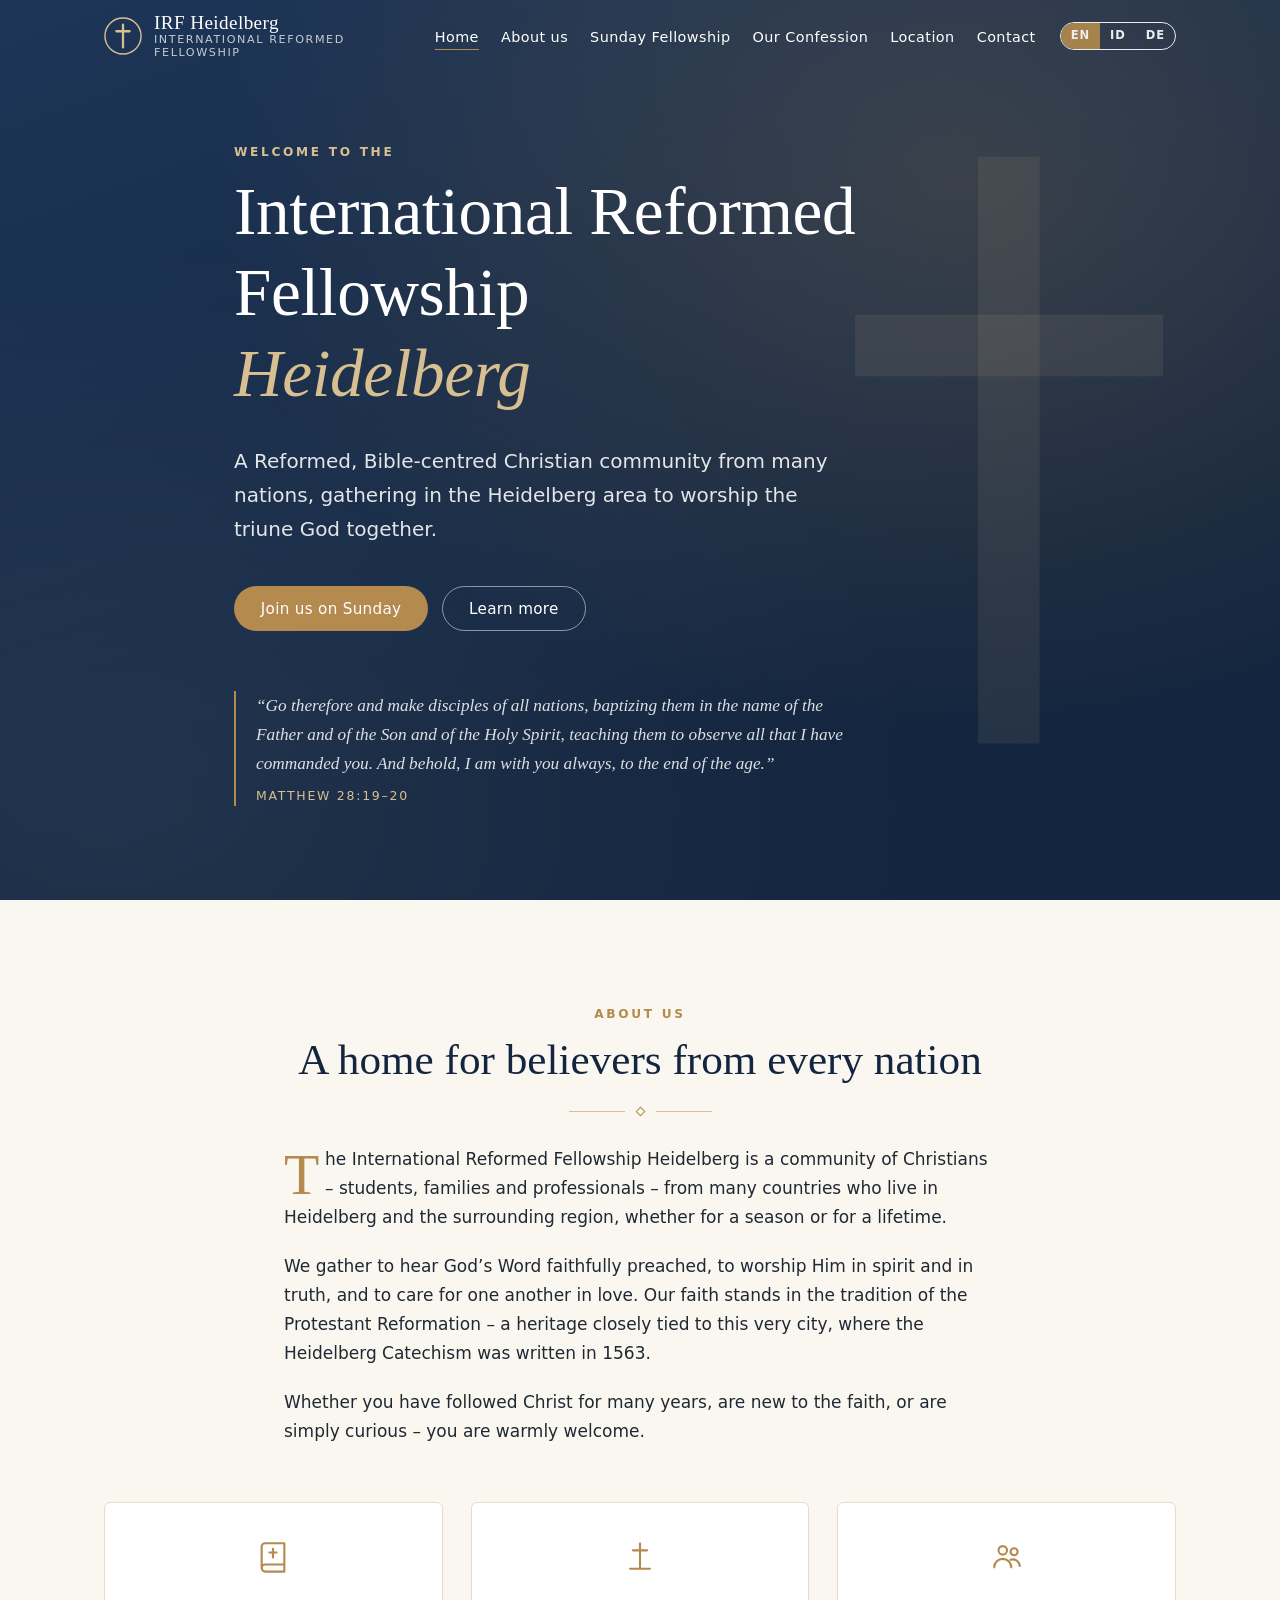
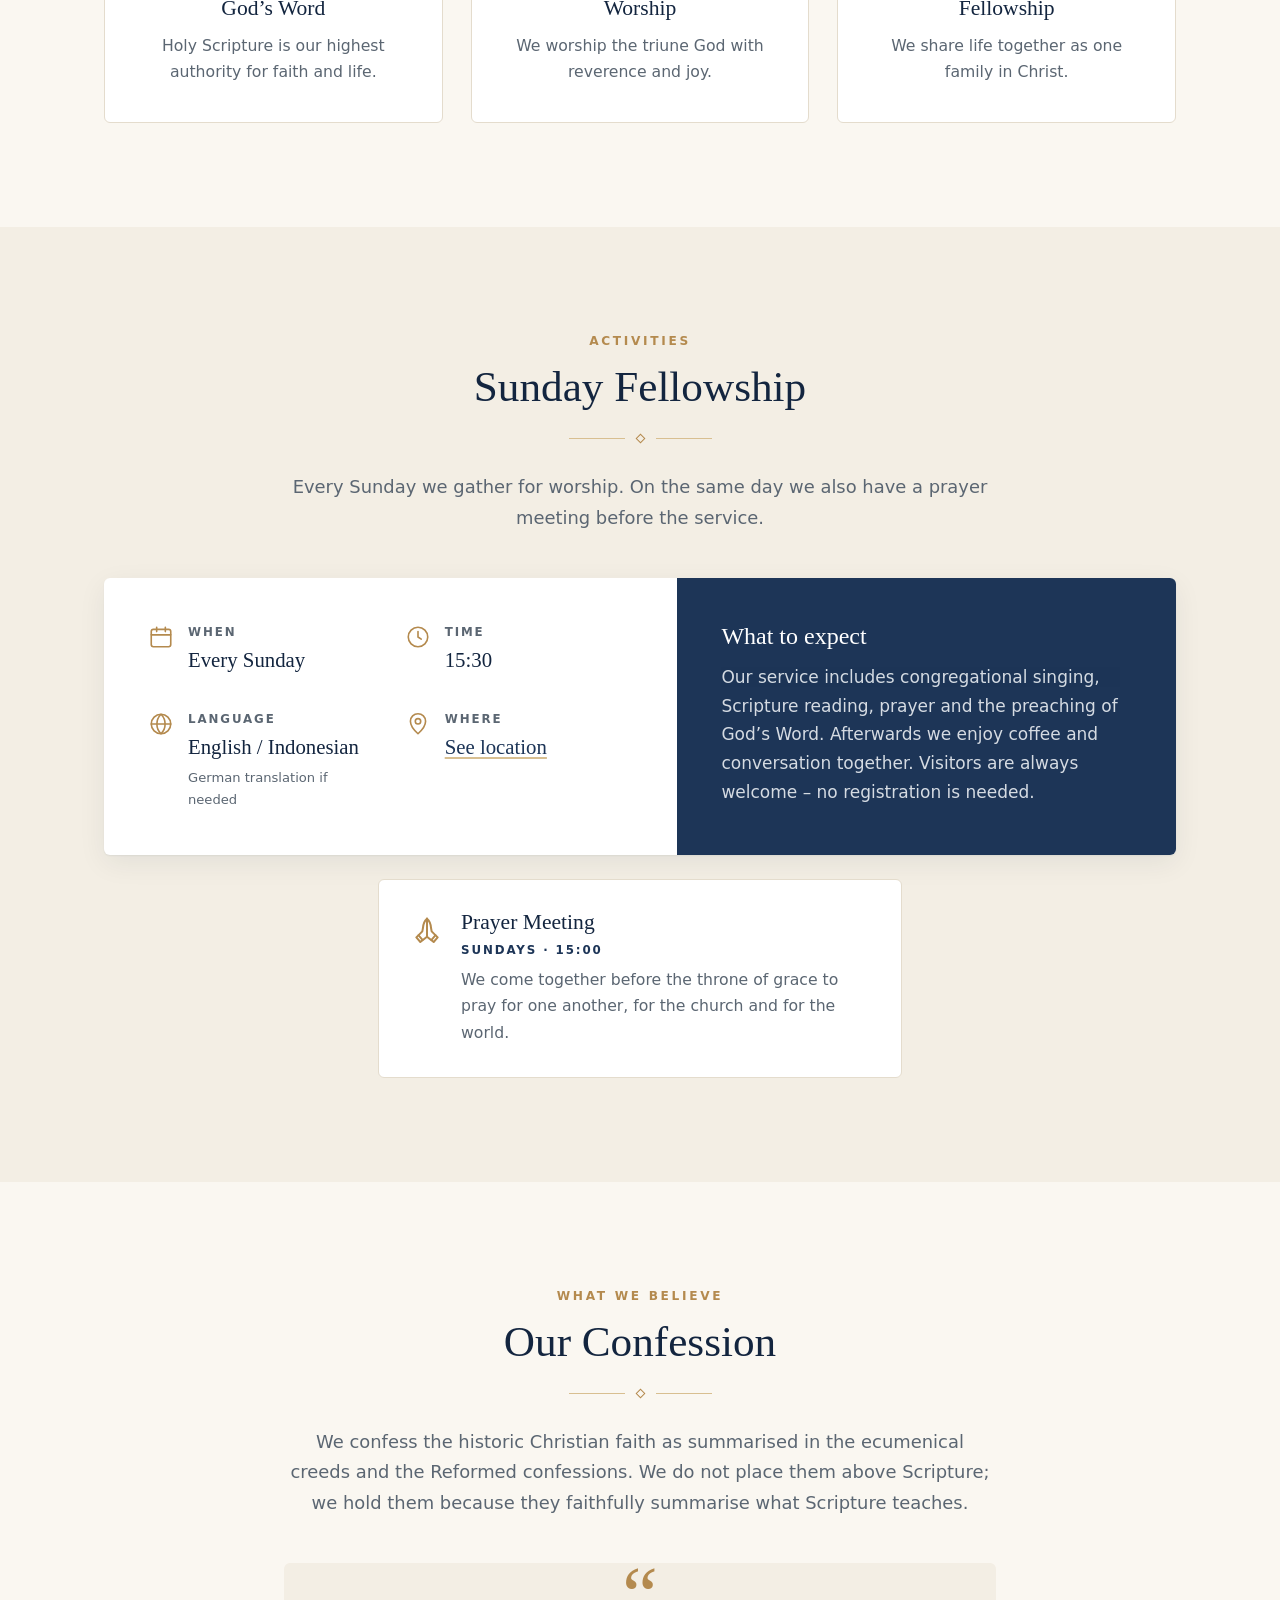
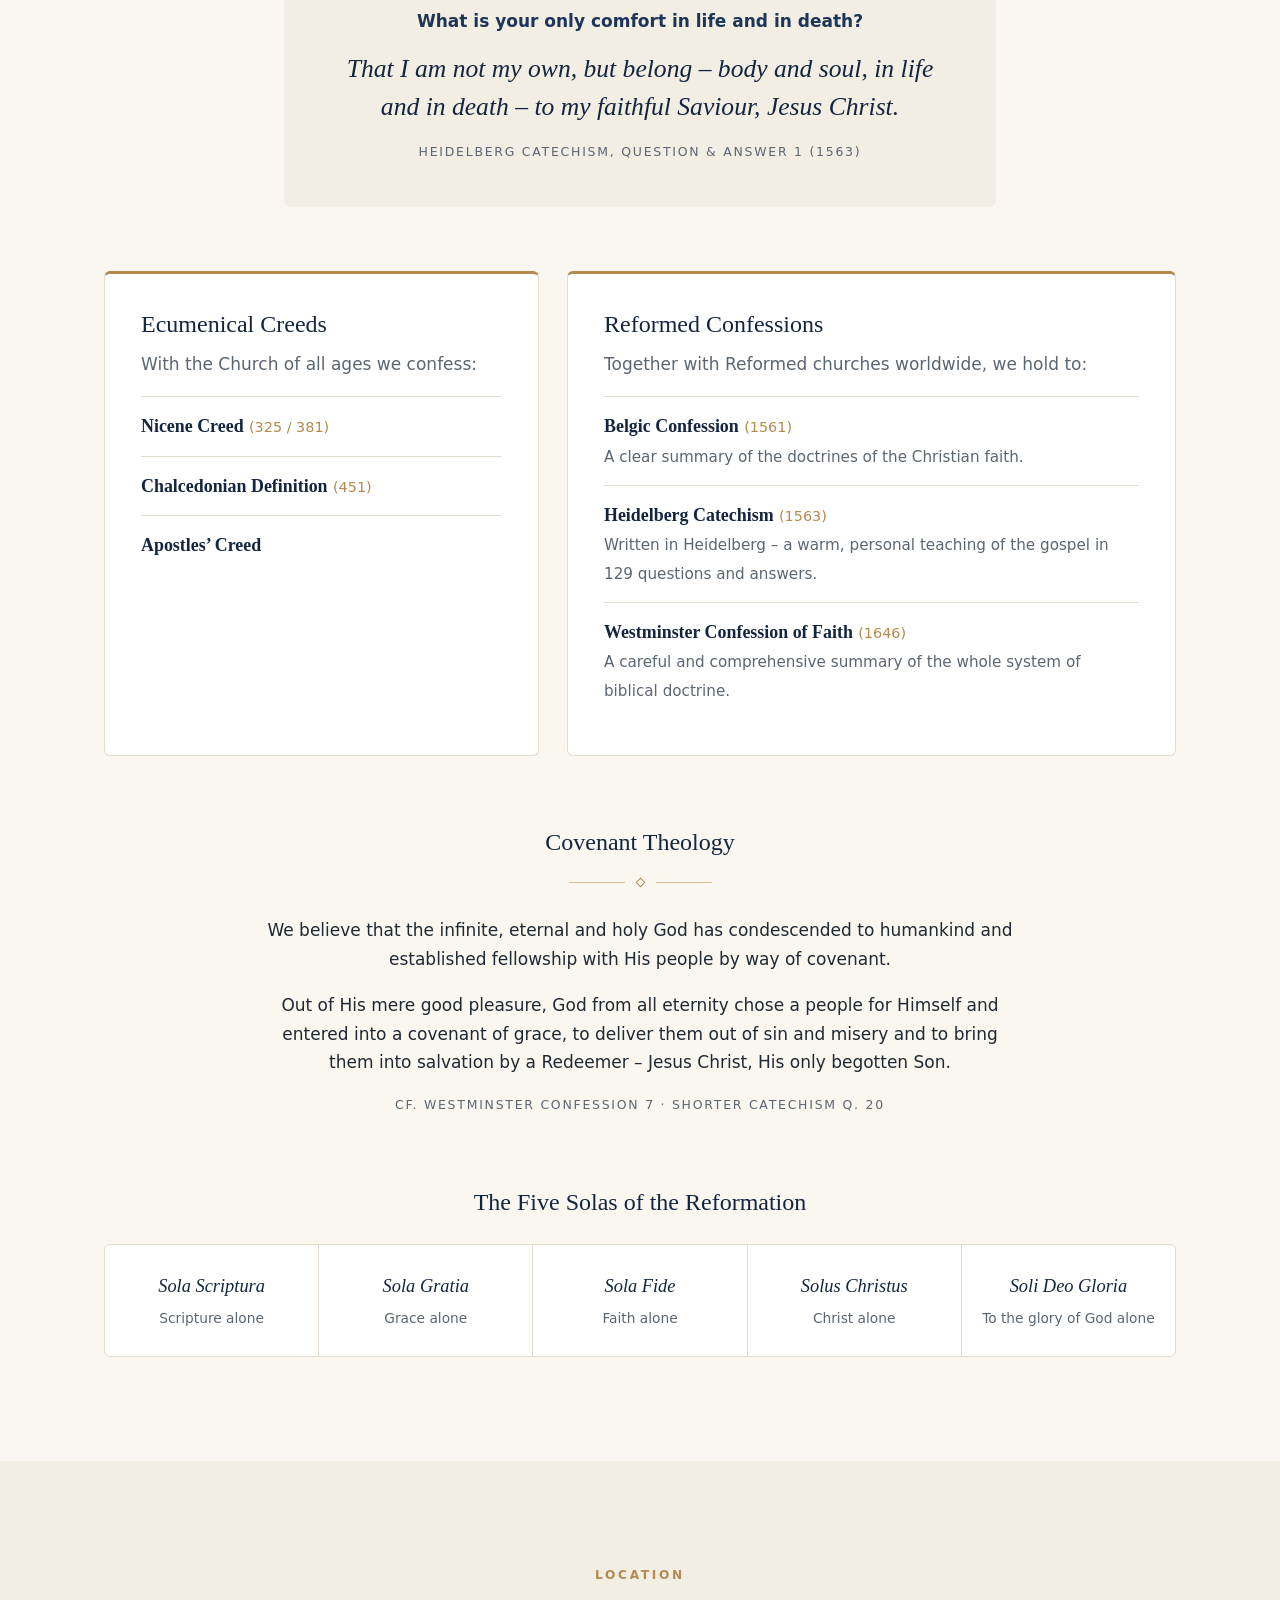
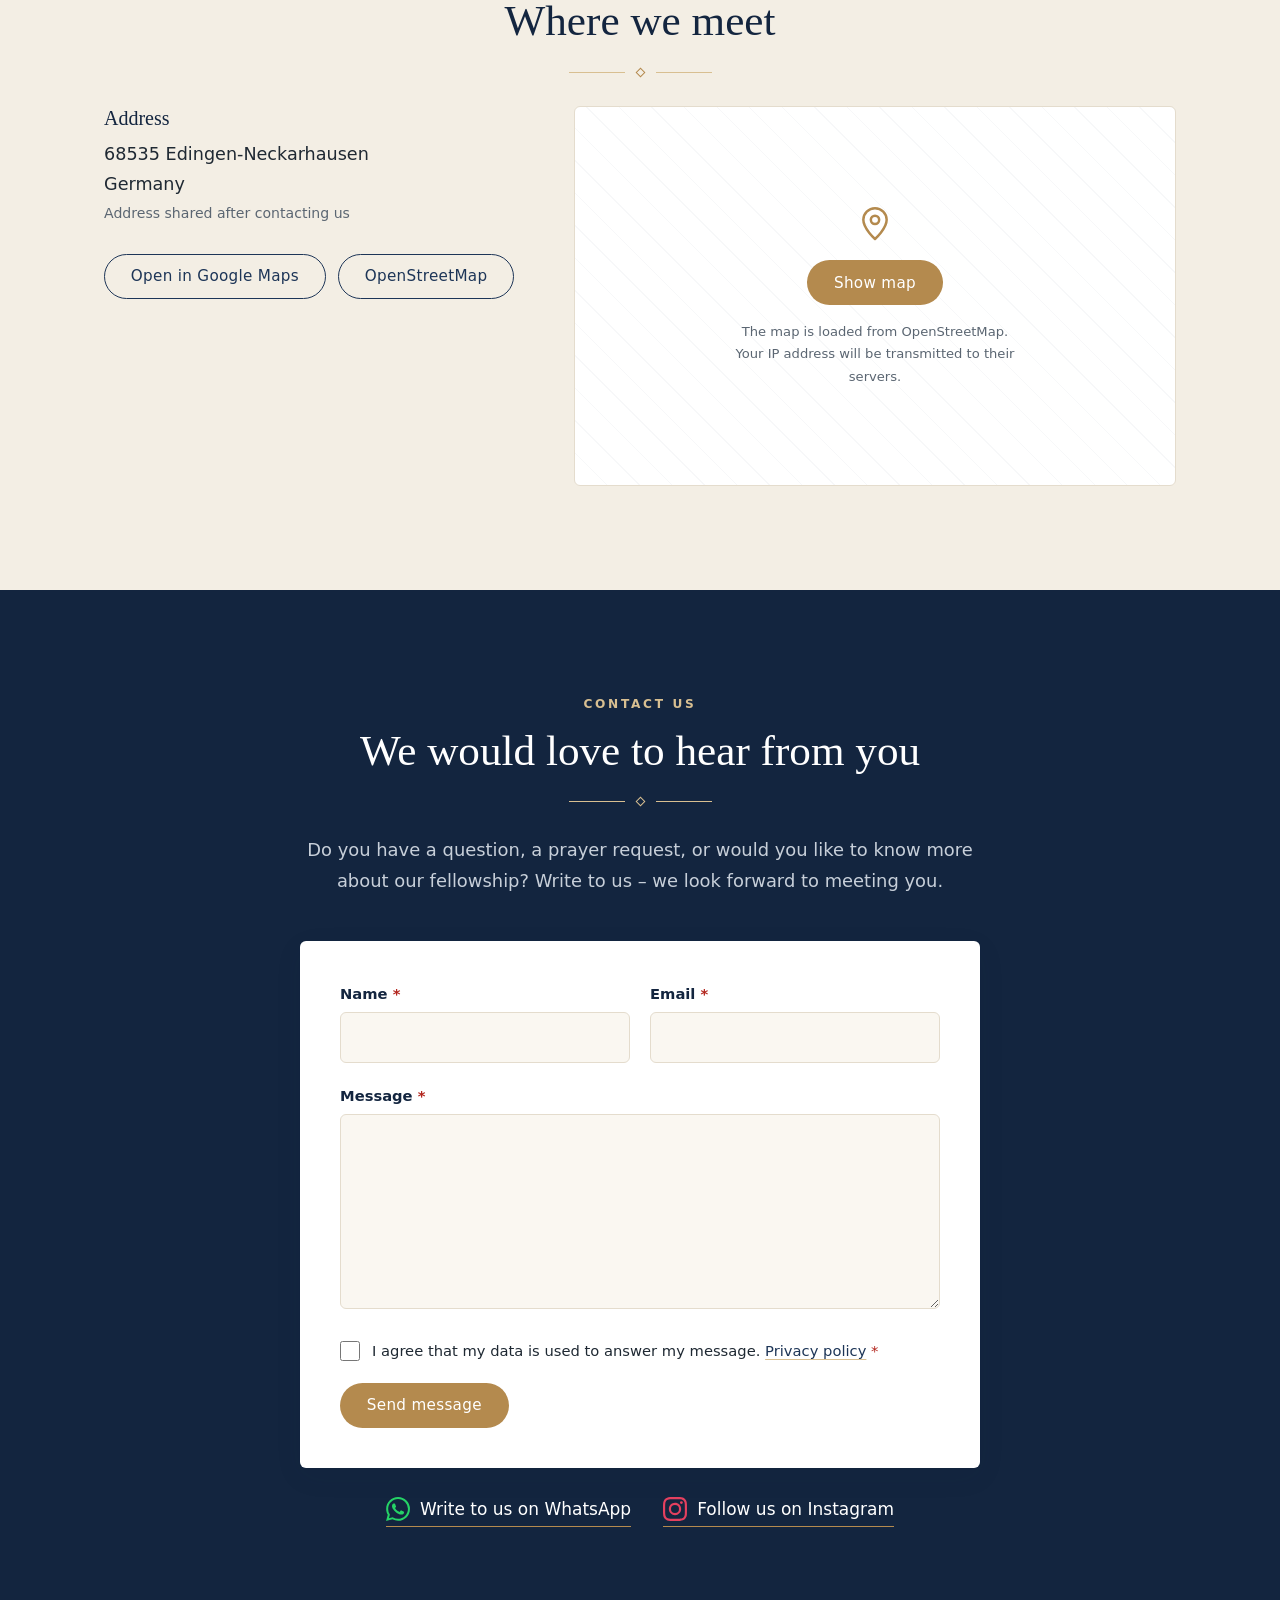
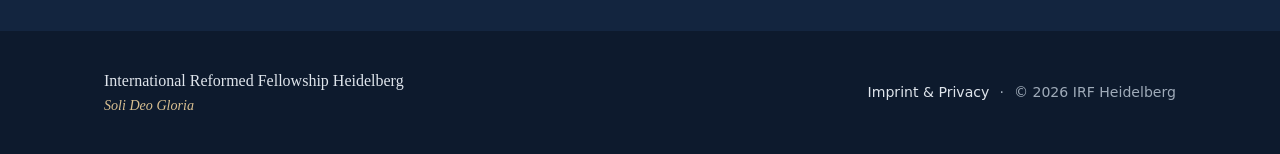
<file: index.html>
<!doctype html>
<html lang="en" data-static-lang="en">
<head>
  <meta charset="utf-8">
  <meta name="viewport" content="width=device-width, initial-scale=1">
  <title>International Reformed Fellowship Heidelberg – Reformed Church Service in English &amp; Indonesian</title>
  <meta name="description" content="International Reformed Fellowship Heidelberg – a Reformed, Bible-centred Christian community from many nations, holding to the Belgic Confession, the Heidelberg Catechism, the Westminster Confession of Faith and covenant theology. Sunday worship and prayer meeting in the Heidelberg area, Germany.">
  <meta property="og:title" content="International Reformed Fellowship Heidelberg">
  <meta property="og:description" content="A Reformed Christian community from many nations, gathering every Sunday in the Heidelberg area.">
  <meta property="og:url" content="https://www.irf-heidelberg.org/">
  <meta property="og:type" content="website">
  <meta property="og:site_name" content="IRF Heidelberg">
  <meta property="og:locale" content="en_GB">
  <meta property="og:locale:alternate" content="id_ID">
  <meta property="og:locale:alternate" content="de_DE">
  <meta name="twitter:card" content="summary">
  <link rel="canonical" href="https://www.irf-heidelberg.org/">
  <link rel="alternate" hreflang="en" href="https://www.irf-heidelberg.org/">
  <link rel="alternate" hreflang="id" href="https://www.irf-heidelberg.org/id/">
  <link rel="alternate" hreflang="de" href="https://www.irf-heidelberg.org/de/">
  <link rel="alternate" hreflang="x-default" href="https://www.irf-heidelberg.org/">
  <script type="application/ld+json">
  {
    "@context": "https://schema.org",
    "@graph": [
      {
        "@type": "Organization",
        "@id": "https://www.irf-heidelberg.org/#organization",
        "name": "International Reformed Fellowship Heidelberg",
        "alternateName": "IRF Heidelberg",
        "url": "https://www.irf-heidelberg.org/",
        "description": "A Reformed, Bible-centred Christian community from many nations, gathering in the Heidelberg area.",
        "sameAs": ["https://www.instagram.com/irf.heidelberg/"],
        "knowsLanguage": ["en", "id", "de"],
        "areaServed": "Heidelberg, Germany"
      },
      {
        "@type": "Event",
        "name": "Sunday Fellowship",
        "description": "Reformed worship service in English and Indonesian, with German translation if needed. Visitors are welcome.",
        "organizer": { "@id": "https://www.irf-heidelberg.org/#organization" },
        "eventSchedule": {
          "@type": "Schedule",
          "byDay": "https://schema.org/Sunday",
          "startTime": "15:30",
          "repeatFrequency": "P1W",
          "scheduleTimezone": "Europe/Berlin"
        },
        "inLanguage": ["en", "id"],
        "eventAttendanceMode": "https://schema.org/OfflineEventAttendanceMode",
        "location": {
          "@type": "Place",
          "name": "Heidelberg area",
          "address": { "@type": "PostalAddress", "addressLocality": "Heidelberg", "addressCountry": "DE" }
        }
      }
    ]
  }
  </script>
  <link rel="icon" href="favicon.svg" type="image/svg+xml">
  <link rel="stylesheet" href="css/styles.css?v=14ed9726e6">
</head>
<body>

  <header class="site-header" id="top">
    <div class="container header-inner">
      <a class="brand" href="#home" aria-label="IRF Heidelberg – Home">
        <svg class="brand-mark" viewBox="0 0 40 40" aria-hidden="true">
          <circle cx="20" cy="20" r="19" fill="none" stroke="currentColor" stroke-width="1.5"/>
          <path d="M20 8v24M13 15h14" stroke="currentColor" stroke-width="2.4" stroke-linecap="round"/>
        </svg>
        <span class="brand-text">
          <span class="brand-name">IRF Heidelberg</span>
          <span class="brand-sub">International Reformed Fellowship</span>
        </span>
      </a>

      <nav class="main-nav" id="main-nav" aria-label="Main">
        <ul>
          <li><a href="#home" data-i18n="nav.home">Home</a></li>
          <li><a href="#news" data-i18n="nav.news">News</a></li>
          <li><a href="#about" data-i18n="nav.about">About us</a></li>
          <li><a href="#worship" data-i18n="nav.worship">Sunday Fellowship</a></li>
          <li><a href="#confession" data-i18n="nav.confession">Our Confession</a></li>
          <li><a href="#location" data-i18n="nav.location">Location</a></li>
          <li><a href="#contact" data-i18n="nav.contact">Contact</a></li>
        </ul>
      </nav>

      <div class="header-tools">
        <div class="lang-switch" role="group" aria-label="Language">
          <a href="/" hreflang="en" lang="en" data-lang="en" aria-current="true">EN</a>
          <a href="/id/" hreflang="id" lang="id" data-lang="id">ID</a>
          <a href="/de/" hreflang="de" lang="de" data-lang="de">DE</a>
        </div>
        <button class="nav-toggle" type="button" aria-controls="main-nav" aria-expanded="false" aria-label="Menu">
          <span></span><span></span><span></span>
        </button>
      </div>
    </div>
  </header>

  <main>

    <!-- ============ HOME ============ -->
    <section class="hero" id="home">
      <div class="container hero-inner">
        <p class="eyebrow eyebrow-light" data-i18n="hero.eyebrow">Welcome to the</p>
        <h1 class="hero-title">International Reformed Fellowship<span>Heidelberg</span></h1>
        <p class="hero-tagline" data-i18n="hero.tagline">A Reformed, Bible-centred Christian community from many nations, gathering in the Heidelberg area to worship the triune God together.</p>
        <div class="hero-actions">
          <a class="btn btn-gold" href="#worship" data-i18n="hero.cta1">Join us on Sunday</a>
          <a class="btn btn-ghost" href="#about" data-i18n="hero.cta2">Learn more</a>
        </div>
        <figure class="hero-verse">
          <blockquote data-i18n="hero.verse">“Go therefore and make disciples of all nations, baptizing them in the name of the Father and of the Son and of the Holy Spirit, teaching them to observe all that I have commanded you. And behold, I am with you always, to the end of the age.”</blockquote>
          <figcaption data-i18n="hero.verseRef">Matthew 28:19–20</figcaption>
        </figure>
      </div>
    </section>

    <!-- ============ NEWS ============
         The announcements and the breaking-news pop-up are edited in js/news.js.
         The section is hidden by js/main.js while there is nothing to show. -->

    <section class="section section-tint" id="news">
      <div class="container narrow center">
        <p class="eyebrow" data-i18n="news.eyebrow">News</p>
        <h2 class="section-title" data-i18n="news.title">Announcements</h2>
        <div class="divider" aria-hidden="true"><span></span></div>
      </div>
      <div class="container">
        <ul class="news-list" id="news-list"></ul>
      </div>
    </section>

    <!-- ============ ABOUT ============ -->
    <section class="section" id="about">
      <div class="container narrow center">
        <p class="eyebrow" data-i18n="about.eyebrow">About us</p>
        <h2 class="section-title" data-i18n="about.title">A home for believers from every nation</h2>
        <div class="divider" aria-hidden="true"><span></span></div>
      </div>
      <div class="container narrow prose">
        <p data-i18n="about.p1">The International Reformed Fellowship Heidelberg is a community of Christians – students, families and professionals – from many countries who live in Heidelberg and the surrounding region, whether for a season or for a lifetime.</p>
        <p data-i18n="about.p2">We gather to hear God’s Word faithfully preached, to worship Him in spirit and in truth, and to care for one another in love. Our faith stands in the tradition of the Protestant Reformation – a heritage closely tied to this very city, where the Heidelberg Catechism was written in 1563.</p>
        <p data-i18n="about.p3">Whether you have followed Christ for many years, are new to the faith, or are simply curious – you are warmly welcome.</p>
      </div>
      <div class="container">
        <div class="values">
          <article class="value">
            <svg class="icon" viewBox="0 0 24 24" aria-hidden="true"><path d="M4 5.5A2.5 2.5 0 0 1 6.5 3H20v15H6.5A2.5 2.5 0 0 0 4 20.5zM4 20.5A2.5 2.5 0 0 0 6.5 23H20v-5"/><path d="M12 7v6M9.5 9.5h5"/></svg>
            <h3 data-i18n="about.v1.title">God’s Word</h3>
            <p data-i18n="about.v1.text">Holy Scripture is our highest authority for faith and life.</p>
          </article>
          <article class="value">
            <svg class="icon" viewBox="0 0 24 24" aria-hidden="true"><path d="M12 3v18M7 8h10"/><path d="M5 21h14"/></svg>
            <h3 data-i18n="about.v2.title">Worship</h3>
            <p data-i18n="about.v2.text">We worship the triune God with reverence and joy.</p>
          </article>
          <article class="value">
            <svg class="icon" viewBox="0 0 24 24" aria-hidden="true"><circle cx="9" cy="8" r="3"/><circle cx="17" cy="9" r="2.5"/><path d="M3 20c0-3.3 2.7-6 6-6s6 2.7 6 6M14.5 14.6A5 5 0 0 1 21 19"/></svg>
            <h3 data-i18n="about.v3.title">Fellowship</h3>
            <p data-i18n="about.v3.text">We share life together as one family in Christ.</p>
          </article>
        </div>
      </div>
    </section>

    <!-- ============ ACTIVITIES: SUNDAY FELLOWSHIP ============ -->
    <section class="section section-tint" id="worship">
      <div class="container narrow center">
        <p class="eyebrow" data-i18n="worship.eyebrow">Activities</p>
        <h2 class="section-title" data-i18n="worship.title">Sunday Fellowship</h2>
        <div class="divider" aria-hidden="true"><span></span></div>
        <p class="lead" data-i18n="worship.intro">Every Sunday we gather for worship. On the same day we also have a prayer meeting before the service.</p>
      </div>
      <div class="container">
        <div class="service-card">
          <dl class="service-facts">
            <div>
              <svg class="icon" viewBox="0 0 24 24" aria-hidden="true"><rect x="3" y="5" width="18" height="16" rx="2"/><path d="M3 10h18M8 3v4M16 3v4"/></svg>
              <dt data-i18n="worship.dayLabel">When</dt>
              <dd data-i18n="worship.dayValue">Every Sunday</dd>
            </div>
            <div>
              <svg class="icon" viewBox="0 0 24 24" aria-hidden="true"><circle cx="12" cy="12" r="9"/><path d="M12 7v5l3 2"/></svg>
              <dt data-i18n="worship.timeLabel">Time</dt>
              
              <dd>15:30</dd>
            </div>
            <div>
              <svg class="icon" viewBox="0 0 24 24" aria-hidden="true"><circle cx="12" cy="12" r="9"/><path d="M3 12h18M12 3c2.5 2.5 3.8 5.5 3.8 9s-1.3 6.5-3.8 9c-2.5-2.5-3.8-5.5-3.8-9S9.5 5.5 12 3z"/></svg>
              <dt data-i18n="worship.langLabel">Language</dt>
              <dd><span data-i18n="worship.langValue">English / Indonesian</span><small class="fact-note" data-i18n="worship.langNote">German translation if needed</small></dd>
            </div>
            <div>
              <svg class="icon" viewBox="0 0 24 24" aria-hidden="true"><path d="M12 21s-7-6.2-7-11.5A7 7 0 0 1 19 9.5C19 14.8 12 21 12 21z"/><circle cx="12" cy="9.5" r="2.5"/></svg>
              <dt data-i18n="worship.placeLabel">Where</dt>
              <dd><a href="#location" data-i18n="worship.placeValue">See location</a></dd>
            </div>
          </dl>
          <div class="service-expect">
            <h3 data-i18n="worship.expectTitle">What to expect</h3>
            <p data-i18n="worship.expectText">Our service includes congregational singing, Scripture reading, prayer and the preaching of God’s Word. Afterwards we enjoy coffee and conversation together. Visitors are always welcome – no registration is needed.</p>
          </div>
        </div>

        <div class="activities">
          <!-- Sunday School hidden for now; restore this card to show it again
          <article class="activity">
            <svg class="icon" viewBox="0 0 24 24" aria-hidden="true"><circle cx="8" cy="6" r="2.5"/><circle cx="16.5" cy="8.5" r="2"/><path d="M4 20v-4.5A4 4 0 0 1 8 11.5a4 4 0 0 1 4 4V20M13.5 20v-3a3 3 0 0 1 6 0v3"/></svg>
            <h3 data-i18n="worship.schoolTitle">Sunday School</h3>
            <p class="activity-meta" data-i18n="worship.schoolMeta">For children under 12</p>
            <p data-i18n="worship.schoolText">During the service, children under 12 learn the stories and truths of the Bible in classes suited to their age.</p>
          </article>
          -->
          <article class="activity">
            <svg class="icon" viewBox="0 0 24 24" aria-hidden="true"><path d="M12 3.5v13.5"/><path d="M12 3.5c-1.6 1.3-2.8 4-3 6.8L8.5 13 4 17.5 7 21l5-4"/><path d="M12 3.5c1.6 1.3 2.8 4 3 6.8l.5 2.7 4.5 4.5L17 21l-5-4"/><path d="M5.6 15.9 8.6 19.4M18.4 15.9l-3 3.5"/></svg>
            <h3 data-i18n="worship.prayerTitle">Prayer Meeting</h3>
            <p class="activity-meta" data-i18n="worship.prayerMeta">Sundays · 15:00</p>
            <p data-i18n="worship.prayerText">We come together before the throne of grace to pray for one another, for the church and for the world.</p>
          </article>
        </div>
      </div>
    </section>

    <!-- ============ GALLERY (enable later) ============
         When photos are available, put them in /images/gallery/,
         uncomment this section and add a nav link: <a href="#gallery" data-i18n="nav.gallery">Gallery</a>
    <section class="section" id="gallery">
      <div class="container narrow center">
        <p class="eyebrow" data-i18n="gallery.eyebrow">Gallery</p>
        <h2 class="section-title" data-i18n="gallery.title">Moments of fellowship</h2>
        <div class="divider" aria-hidden="true"><span></span></div>
      </div>
      <div class="container">
        <div class="gallery">
          <img src="images/gallery/01.jpg" alt="" loading="lazy">
          <img src="images/gallery/02.jpg" alt="" loading="lazy">
          <img src="images/gallery/03.jpg" alt="" loading="lazy">
        </div>
      </div>
    </section>
    -->

    <!-- ============ CONFESSION ============ -->
    <section class="section" id="confession">
      <div class="container narrow center">
        <p class="eyebrow" data-i18n="confession.eyebrow">What we believe</p>
        <h2 class="section-title" data-i18n="confession.title">Our Confession</h2>
        <div class="divider" aria-hidden="true"><span></span></div>
        <p class="lead" data-i18n="confession.intro">We confess the historic Christian faith as summarised in the ecumenical creeds and the Reformed confessions. We do not place them above Scripture; we hold them because they faithfully summarise what Scripture teaches.</p>
      </div>

      <div class="container narrow">
        <figure class="catechism-quote">
          <p class="q" data-i18n="confession.quoteQ">What is your only comfort in life and in death?</p>
          <blockquote data-i18n="confession.quoteA">That I am not my own, but belong – body and soul, in life and in death – to my faithful Saviour, Jesus Christ.</blockquote>
          <figcaption data-i18n="confession.quoteSrc">Heidelberg Catechism, Question &amp; Answer 1 (1563)</figcaption>
        </figure>
      </div>

      <div class="container">
        <div class="confession-grid">
          <article class="confession-block">
            <h3 data-i18n="confession.creedsTitle">Ecumenical Creeds</h3>
            <p data-i18n="confession.creedsText">With the Church of all ages we confess:</p>
            <ul class="doc-list">
              <li><strong data-i18n="confession.nicene">Nicene Creed</strong> <span>(325 / 381)</span></li>
              <li><strong data-i18n="confession.chalcedon">Chalcedonian Definition</strong> <span>(451)</span></li>
              <li><strong data-i18n="confession.apostles">Apostles’ Creed</strong></li>
            </ul>
          </article>
          <article class="confession-block">
            <h3 data-i18n="confession.reformedTitle">Reformed Confessions</h3>
            <p data-i18n="confession.formsText">Together with Reformed churches worldwide, we hold to:</p>
            <ul class="doc-list">
              <li><strong data-i18n="confession.belgic">Belgic Confession</strong> <span>(1561)</span><br><em data-i18n="confession.belgicText">A clear summary of the doctrines of the Christian faith.</em></li>
              <li><strong data-i18n="confession.heidelberg">Heidelberg Catechism</strong> <span>(1563)</span><br><em data-i18n="confession.heidelbergText">Written in Heidelberg – a warm, personal teaching of the gospel in 129 questions and answers.</em></li>
              <li><strong data-i18n="confession.wcf">Westminster Confession of Faith</strong> <span>(1646)</span><br><em data-i18n="confession.wcfText">A careful and comprehensive summary of the whole system of biblical doctrine.</em></li>
            </ul>
          </article>
        </div>

        <figure class="covenant">
          <h3 data-i18n="confession.covenantTitle">Covenant Theology</h3>
          <div class="divider" aria-hidden="true"><span></span></div>
          <p data-i18n="confession.covenantP1">We believe that the infinite, eternal and holy God has condescended to humankind and established fellowship with His people by way of covenant.</p>
          <p data-i18n="confession.covenantP2">Out of His mere good pleasure, God from all eternity chose a people for Himself and entered into a covenant of grace, to deliver them out of sin and misery and to bring them into salvation by a Redeemer – Jesus Christ, His only begotten Son.</p>
          <figcaption data-i18n="confession.covenantSrc">cf. Westminster Confession 7 · Shorter Catechism Q. 20</figcaption>
        </figure>

        <h3 class="solas-title" data-i18n="confession.solasTitle">The Five Solas of the Reformation</h3>
        <ul class="solas">
          <li><span class="latin">Sola Scriptura</span><span data-i18n="confession.sola1">Scripture alone</span></li>
          <li><span class="latin">Sola Gratia</span><span data-i18n="confession.sola2">Grace alone</span></li>
          <li><span class="latin">Sola Fide</span><span data-i18n="confession.sola3">Faith alone</span></li>
          <li><span class="latin">Solus Christus</span><span data-i18n="confession.sola4">Christ alone</span></li>
          <li><span class="latin">Soli Deo Gloria</span><span data-i18n="confession.sola5">To the glory of God alone</span></li>
        </ul>
      </div>
    </section>

    <!-- ============ LOCATION ============ -->
    <section class="section section-tint" id="location">
      <div class="container narrow center">
        <p class="eyebrow" data-i18n="location.eyebrow">Location</p>
        <h2 class="section-title" data-i18n="location.title">Where we meet</h2>
        <div class="divider" aria-hidden="true"><span></span></div>
      </div>
      <div class="container">
        <div class="location-grid">
          <div class="location-info">
            <h3 data-i18n="location.addressLabel">Address</h3>
            <address>
              68535 Edingen-Neckarhausen<br>
              <span data-i18n="location.country">Germany</span>
              <small class="address-note" data-i18n="location.addressNote">Address shared after contacting us</small>
            </address>
            <div class="map-links">
              <a class="btn btn-outline" target="_blank" rel="noopener" href="https://www.google.com/maps/search/?api=1&amp;query=68535%20Edingen-Neckarhausen" data-i18n="location.googleMaps">Open in Google Maps</a>
              <a class="btn btn-outline" target="_blank" rel="noopener" href="https://www.openstreetmap.org/?mlat=49.4650&amp;mlon=8.5950#map=14/49.4650/8.5950">OpenStreetMap</a>
            </div>
          </div>
          <!-- Map is loaded only on click (GDPR friendly). -->
          <div class="map-frame" data-src="https://www.openstreetmap.org/export/embed.html?bbox=8.5650%2C49.4500%2C8.6250%2C49.4800&amp;layer=mapnik">
            <div class="map-consent">
              <svg class="icon icon-lg" viewBox="0 0 24 24" aria-hidden="true"><path d="M12 21s-7-6.2-7-11.5A7 7 0 0 1 19 9.5C19 14.8 12 21 12 21z"/><circle cx="12" cy="9.5" r="2.5"/></svg>
              <button type="button" class="btn btn-gold map-load" data-i18n="location.showMap">Show map</button>
              <p class="small" data-i18n="location.mapNotice">The map is loaded from OpenStreetMap. Your IP address will be transmitted to their servers.</p>
            </div>
          </div>
        </div>
      </div>
    </section>

    <!-- ============ CONTACT ============ -->
    <section class="section section-dark" id="contact">
      <div class="container narrow center">
        <p class="eyebrow eyebrow-light" data-i18n="contact.eyebrow">Contact us</p>
        <h2 class="section-title" data-i18n="contact.title">We would love to hear from you</h2>
        <div class="divider divider-light" aria-hidden="true"><span></span></div>
        <p class="lead" data-i18n="contact.text">Do you have a question, a prayer request, or would you like to know more about our fellowship? Write to us – we look forward to meeting you.</p>
        <form class="contact-form" id="contact-form" novalidate>
          <div class="form-error-summary" id="form-error-summary" role="alert" hidden></div>

          <div class="form-row-2">
            <div class="field">
              <label for="field-name"><span data-i18n="contact.nameLabel">Name</span> <span class="req" aria-hidden="true">*</span></label>
              <input type="text" id="field-name" name="name" autocomplete="name" required aria-describedby="error-name">
              <p class="field-error" id="error-name"></p>
            </div>
            <div class="field">
              <label for="field-email"><span data-i18n="contact.emailLabel">Email</span> <span class="req" aria-hidden="true">*</span></label>
              <input type="email" id="field-email" name="email" autocomplete="email" required aria-describedby="error-email">
              <p class="field-error" id="error-email"></p>
            </div>
          </div>

          <div class="field">
            <label for="field-message"><span data-i18n="contact.messageLabel">Message</span> <span class="req" aria-hidden="true">*</span></label>
            <textarea id="field-message" name="message" rows="6" required aria-describedby="error-message"></textarea>
            <p class="field-error" id="error-message"></p>
          </div>

          <div class="field field-check">
            <input type="checkbox" id="field-consent" name="consent" required aria-describedby="error-consent">
            <label for="field-consent">
              <span data-i18n="contact.consentLabel">I agree that my data is used to answer my message.</span>
              <a href="legal.html#privacy" data-i18n="contact.privacyLink">Privacy policy</a>
              <span class="req" aria-hidden="true">*</span>
            </label>
            <p class="field-error" id="error-consent"></p>
          </div>

          <!-- Honeypot against spam bots: hidden from people and screen readers -->
          <div class="form-honeypot" aria-hidden="true">
            <label for="field-website">Website</label>
            <input type="text" id="field-website" name="website" tabindex="-1" autocomplete="off">
          </div>

          <button type="submit" class="btn btn-gold" data-i18n="contact.submit">Send message</button>

          <div class="form-status" id="form-status" role="status" tabindex="-1" hidden>
            <p class="form-status-title" id="form-status-title"></p>
            <p id="form-status-text"></p>
          </div>
        </form>
        <p class="contact-social">
          <a href="https://wa.me/4915170227297" target="_blank" rel="noopener">
            <svg class="social-icon social-whatsapp" viewBox="0 0 24 24" aria-hidden="true" focusable="false"><path d="M17.472 14.382c-.297-.149-1.758-.867-2.03-.967-.273-.099-.471-.148-.67.15-.197.297-.767.966-.94 1.164-.173.199-.347.223-.644.075-.297-.15-1.255-.463-2.39-1.475-.883-.788-1.48-1.761-1.653-2.059-.173-.297-.018-.458.13-.606.134-.133.298-.347.446-.52.149-.174.198-.298.298-.497.099-.198.05-.371-.025-.52-.075-.149-.669-1.612-.916-2.207-.242-.579-.487-.5-.669-.51-.173-.008-.371-.01-.57-.01-.198 0-.52.074-.792.372-.272.297-1.04 1.016-1.04 2.479 0 1.462 1.065 2.875 1.213 3.074.149.198 2.096 3.2 5.077 4.487.709.306 1.262.489 1.694.625.712.227 1.36.195 1.871.118.571-.085 1.758-.719 2.006-1.413.248-.694.248-1.289.173-1.413-.074-.124-.272-.198-.57-.347m-5.421 7.403h-.004a9.87 9.87 0 01-5.031-1.378l-.361-.214-3.741.982.998-3.648-.235-.374a9.86 9.86 0 01-1.51-5.26c.001-5.45 4.436-9.884 9.888-9.884 2.64 0 5.122 1.03 6.988 2.898a9.825 9.825 0 012.893 6.994c-.003 5.45-4.437 9.884-9.885 9.884m8.413-18.297A11.815 11.815 0 0012.05 0C5.495 0 .16 5.335.157 11.892c0 2.096.547 4.142 1.588 5.945L.057 24l6.305-1.654a11.882 11.882 0 005.683 1.448h.005c6.554 0 11.89-5.335 11.893-11.893a11.821 11.821 0 00-3.48-8.413Z"/></svg>
            <span data-i18n="contact.whatsappLink">Write to us on WhatsApp</span>
          </a>
          <a href="https://www.instagram.com/irf.heidelberg/" target="_blank" rel="noopener">
            <svg class="social-icon" viewBox="0 0 24 24" aria-hidden="true" focusable="false"><path d="M7.0301.084c-1.2768.0602-2.1487.264-2.911.5634-.7888.3075-1.4575.72-2.1228 1.3877-.6652.6677-1.075 1.3368-1.3802 2.127-.2954.7638-.4956 1.6365-.552 2.914-.0564 1.2775-.0689 1.6882-.0626 4.947.0062 3.2586.0206 3.6671.0825 4.9473.061 1.2765.264 2.1482.5635 2.9107.308.7889.72 1.4573 1.388 2.1228.6679.6655 1.3365 1.0743 2.1285 1.38.7632.295 1.6361.4961 2.9134.552 1.2773.056 1.6884.069 4.9462.0627 3.2578-.0062 3.668-.0207 4.9478-.0814 1.28-.0607 2.147-.2652 2.9098-.5633.7889-.3086 1.4578-.72 2.1228-1.3881.665-.6682 1.0745-1.3378 1.3795-2.1284.2957-.7632.4966-1.636.552-2.9124.056-1.2809.0692-1.6898.063-4.948-.0063-3.2583-.021-3.6668-.0817-4.9465-.0607-1.2797-.264-2.1487-.5633-2.9117-.3084-.7889-.72-1.4568-1.3876-2.1228C21.2982 1.33 20.628.9208 19.8378.6165 19.074.321 18.2017.1197 16.9244.0645 15.6471.0093 15.236-.005 11.977.0014 8.718.0076 8.31.0215 7.0301.0839m.1402 21.6932c-1.17-.0509-1.8053-.2453-2.2287-.408-.5606-.216-.96-.4771-1.3819-.895-.422-.4178-.6811-.8186-.9-1.378-.1644-.4234-.3624-1.058-.4171-2.228-.0595-1.2645-.072-1.6442-.079-4.848-.007-3.2037.0053-3.583.0607-4.848.05-1.169.2456-1.805.408-2.2282.216-.5613.4762-.96.895-1.3816.4188-.4217.8184-.6814 1.3783-.9003.423-.1651 1.0575-.3614 2.227-.4171 1.2655-.06 1.6447-.072 4.848-.079 3.2033-.007 3.5835.005 4.8495.0608 1.169.0508 1.8053.2445 2.228.408.5608.216.96.4754 1.3816.895.4217.4194.6816.8176.9005 1.3787.1653.4217.3617 1.056.4169 2.2263.0602 1.2655.0739 1.645.0796 4.848.0058 3.203-.0055 3.5834-.061 4.848-.051 1.17-.245 1.8055-.408 2.2294-.216.5604-.4763.96-.8954 1.3814-.419.4215-.8181.6811-1.3783.9-.4224.1649-1.0577.3617-2.2262.4174-1.2656.0595-1.6448.072-4.8493.079-3.2045.007-3.5825-.006-4.848-.0608M16.953 5.5864A1.44 1.44 0 1 0 18.39 4.144a1.44 1.44 0 0 0-1.437 1.4424M5.8385 12.012c.0067 3.4032 2.7706 6.1557 6.173 6.1493 3.4026-.0065 6.157-2.7701 6.1506-6.1733-.0065-3.4032-2.771-6.1565-6.174-6.1498-3.403.0067-6.156 2.771-6.1496 6.1738M8 12.0077a4 4 0 1 1 4.008 3.9921A3.9996 3.9996 0 0 1 8 12.0077"/></svg>
            <span data-i18n="contact.instagram">Follow us on Instagram</span>
          </a>
        </p>
      </div>
    </section>

  </main>

  <footer class="site-footer">
    <div class="container footer-inner">
      <div>
        <p class="footer-name">International Reformed Fellowship Heidelberg</p>
        <p class="footer-motto">Soli Deo Gloria</p>
      </div>
      <p class="footer-links">
        <a href="legal.html" data-i18n="footer.legal">Imprint &amp; Privacy</a>
        <span aria-hidden="true">·</span>
        <span>© <span class="year">2026</span> IRF Heidelberg</span>
      </p>
    </div>
  </footer>

  <!-- Breaking news pop-up (filled from js/news.js) -->
  <dialog class="notice-dialog" id="notice-dialog" aria-labelledby="notice-title">
    <div class="notice-head">
      <p class="eyebrow eyebrow-light" data-i18n="notice.label">Important notice</p>
      <h2 id="notice-title"></h2>
    </div>
    <div class="notice-body">
      <p id="notice-text"></p>
      <form method="dialog">
        <button class="btn btn-gold" type="submit" data-i18n="notice.close">OK, got it</button>
      </form>
    </div>
  </dialog>

  <script src="js/i18n.js?v=5e0531720f"></script>
  <script src="js/news.js?v=6b4a2ca360"></script>
  <script src="js/main.js?v=1b52e96c21"></script>
</body>
</html>
</file>
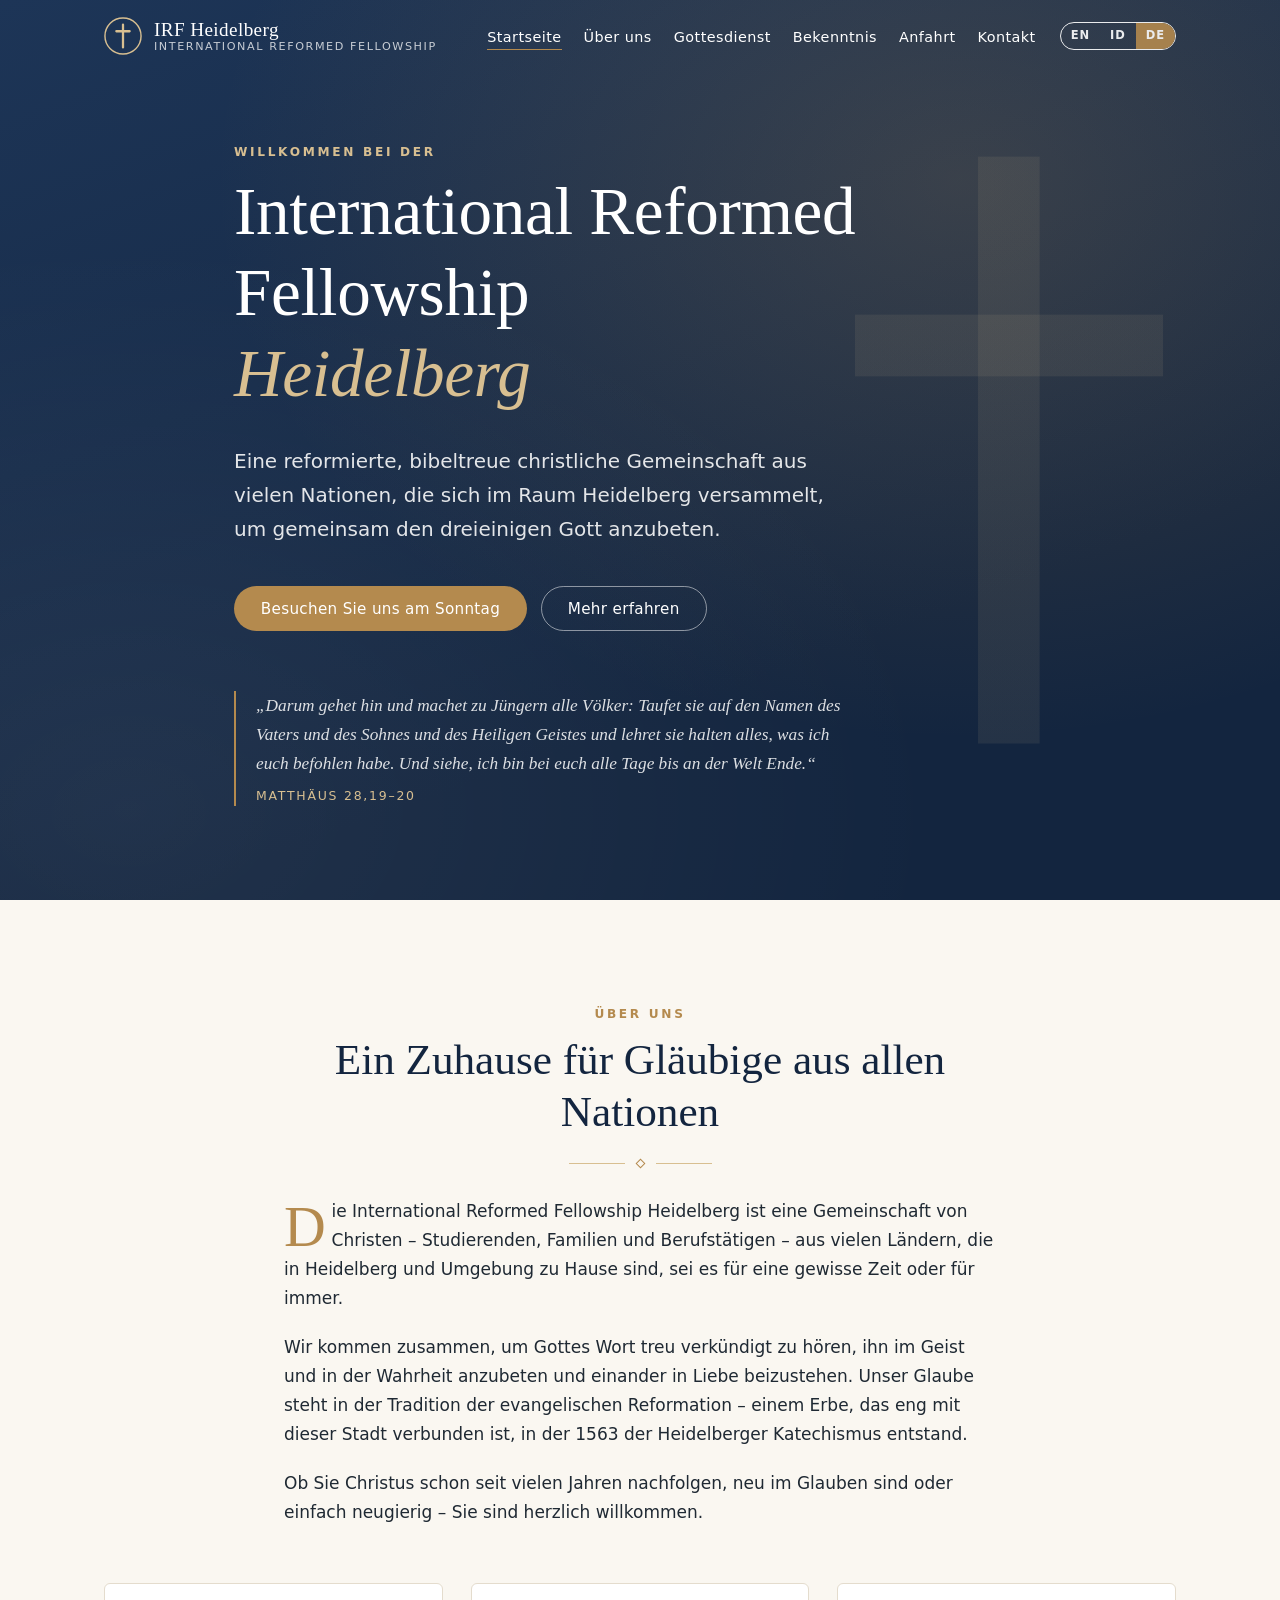
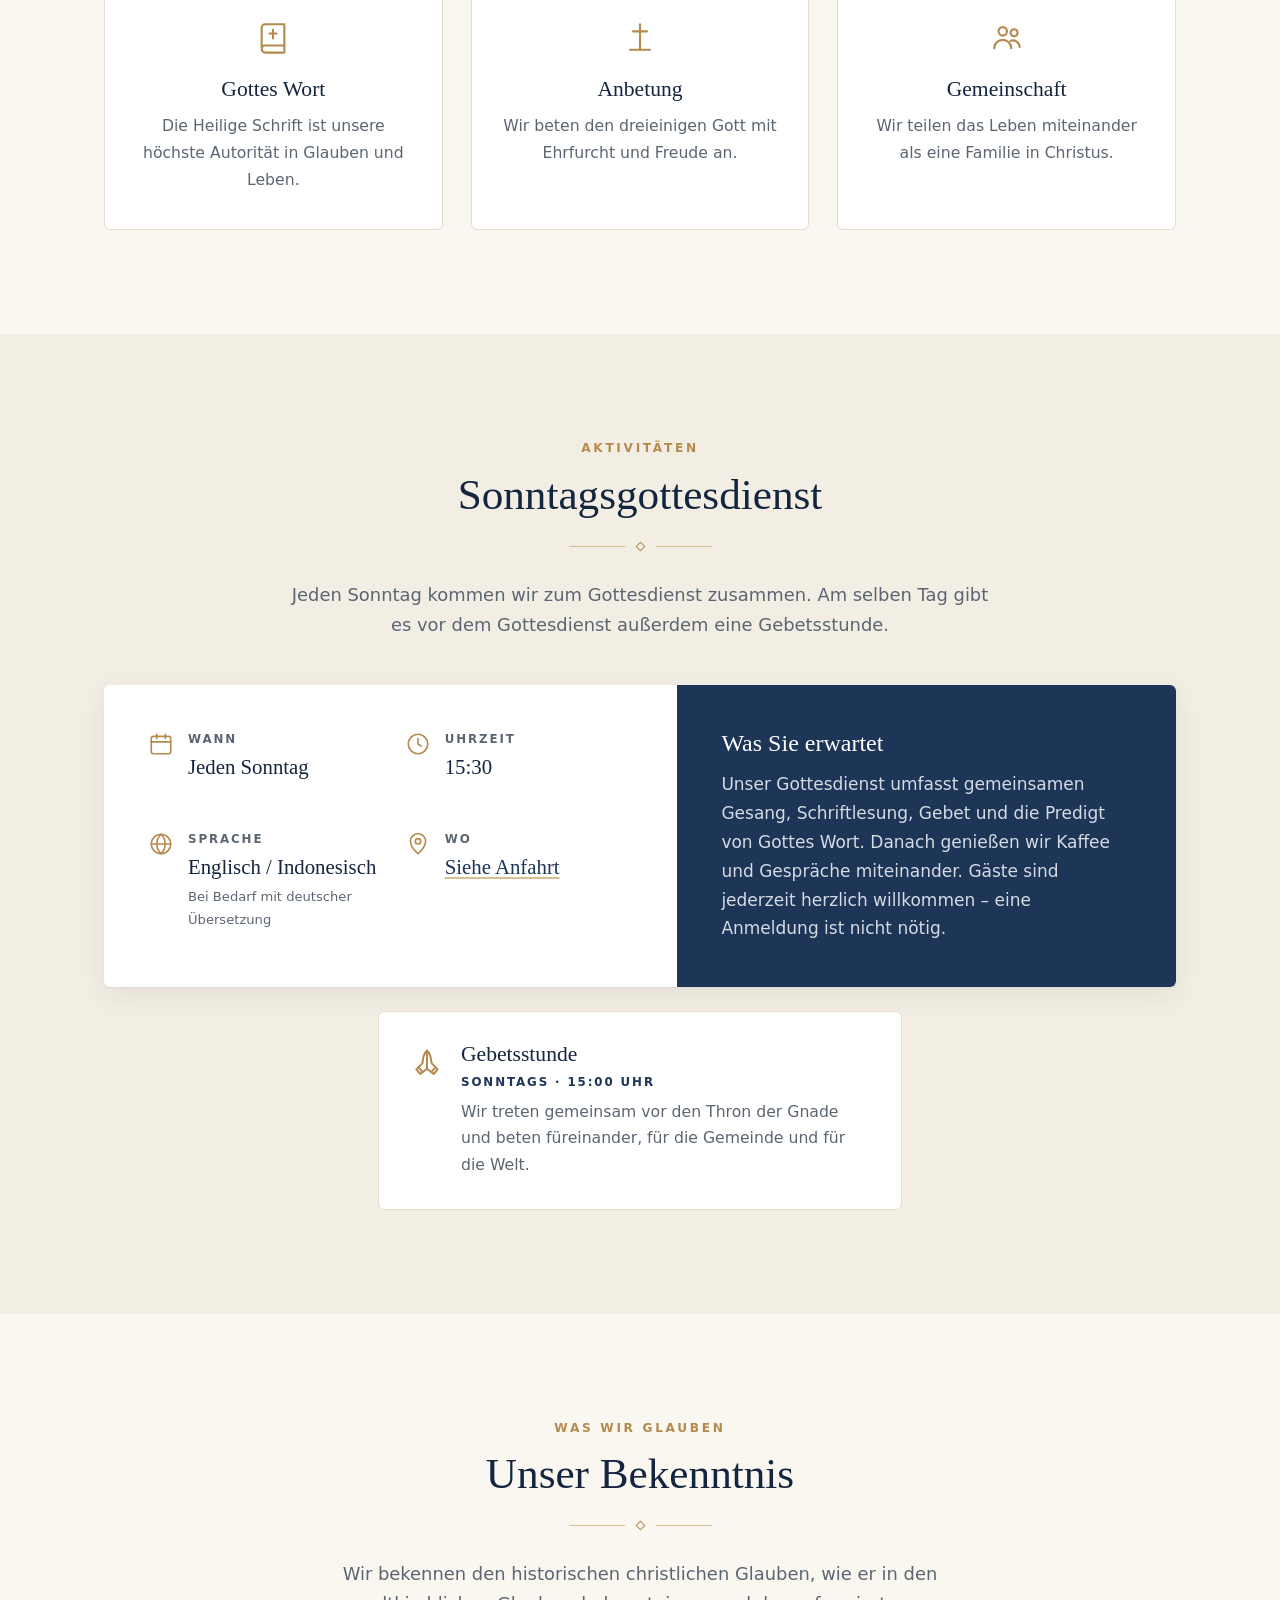
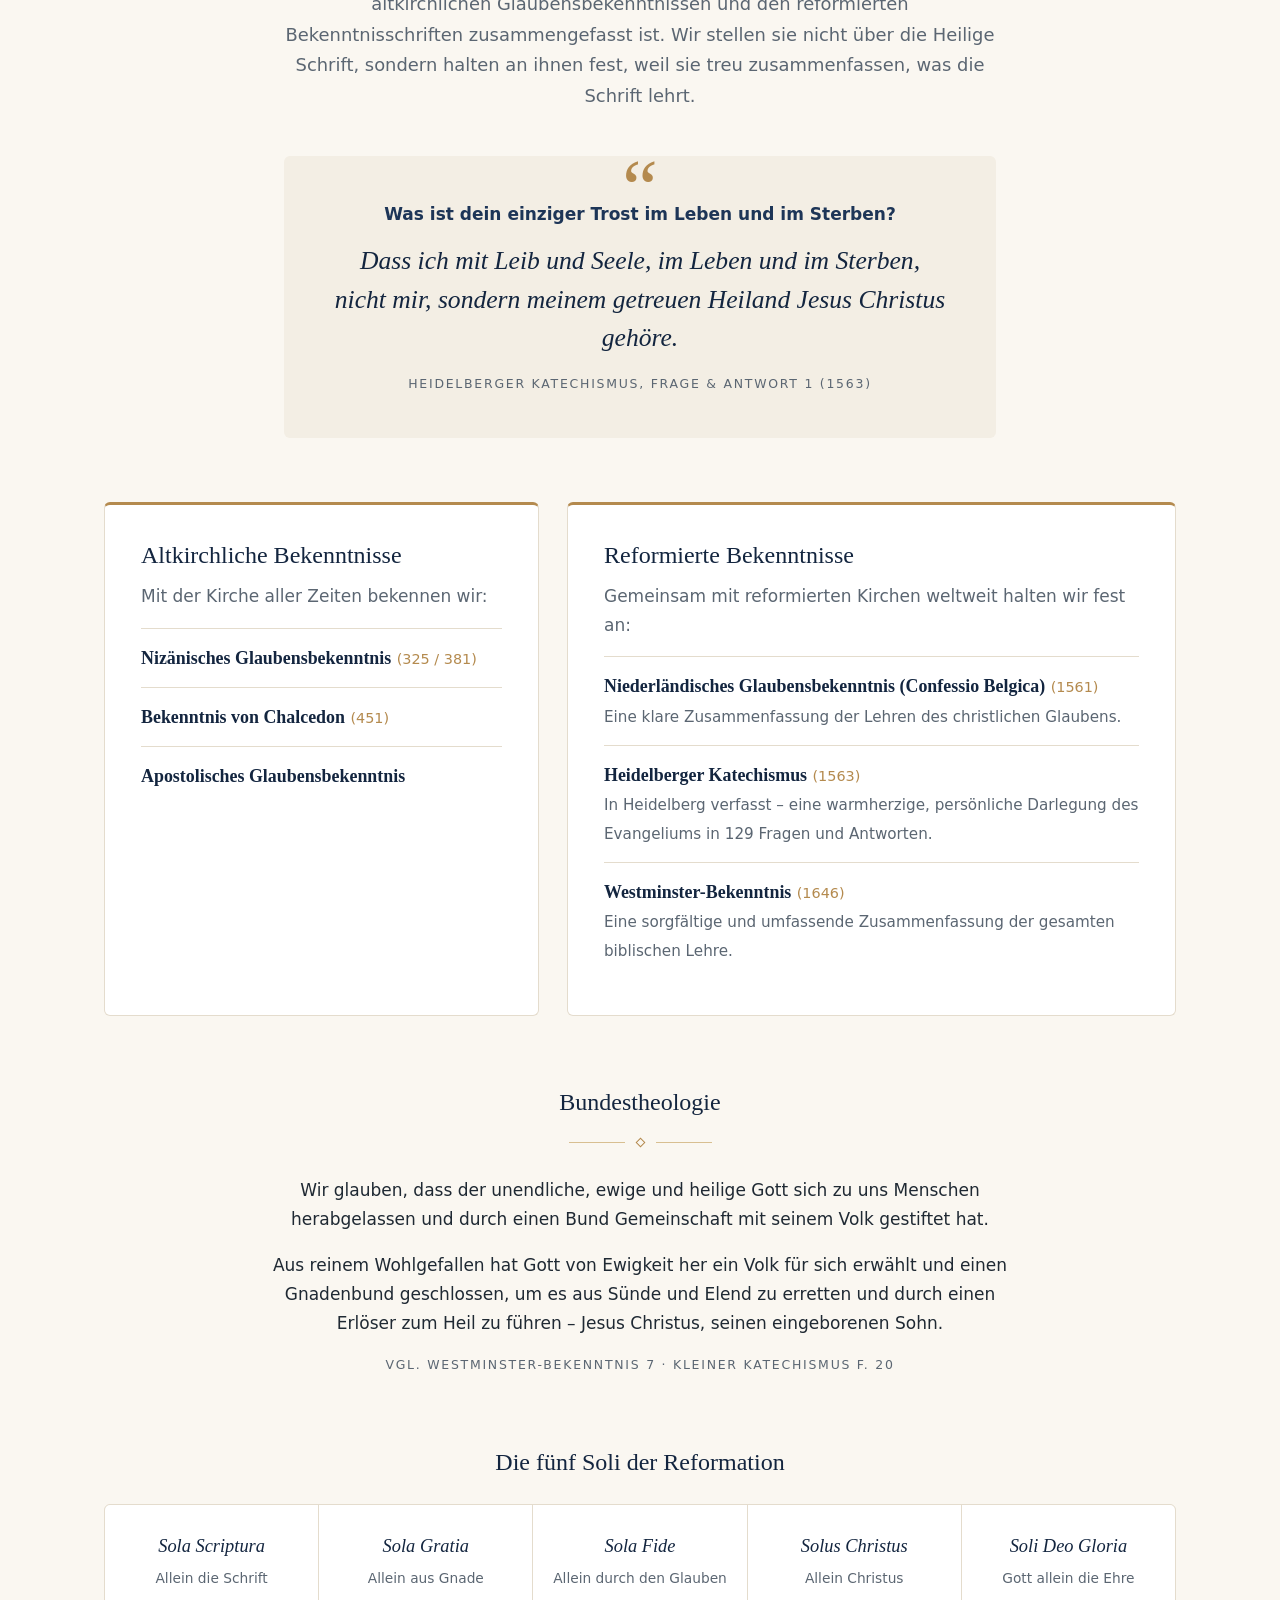
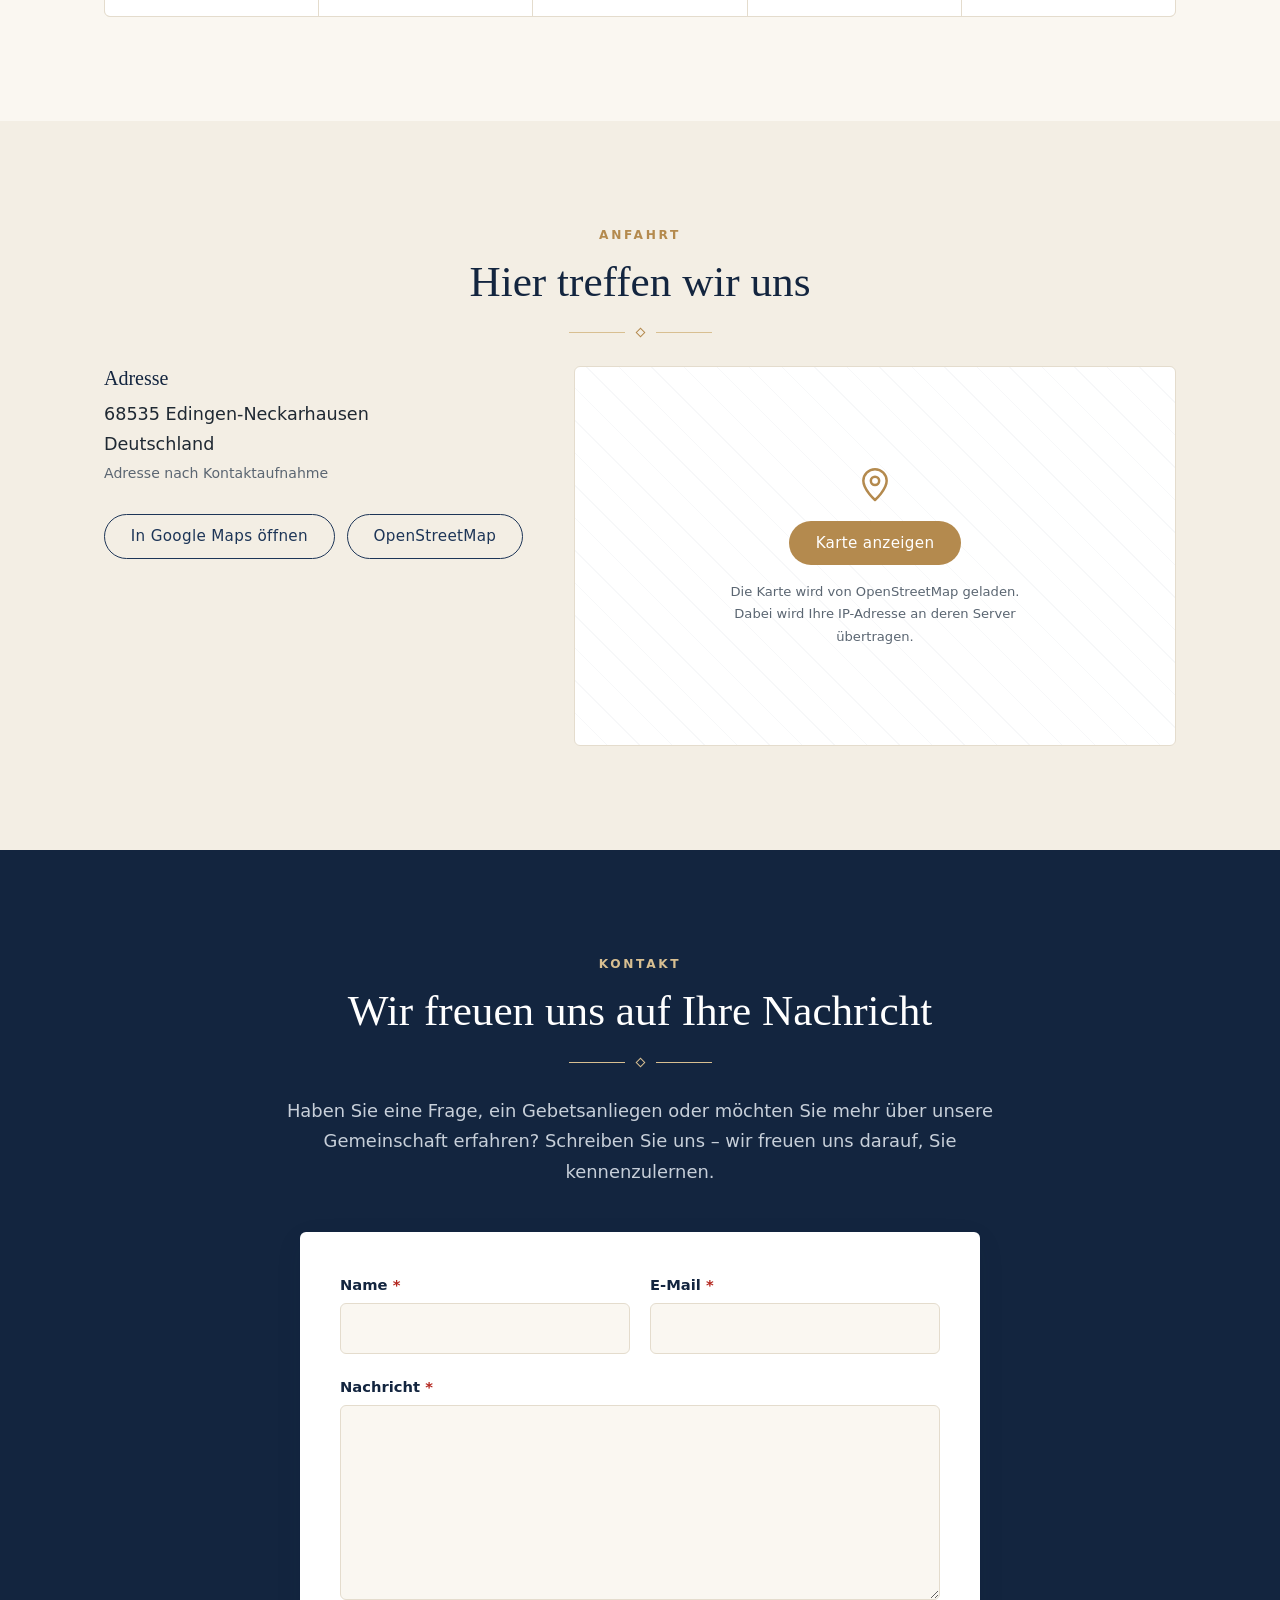
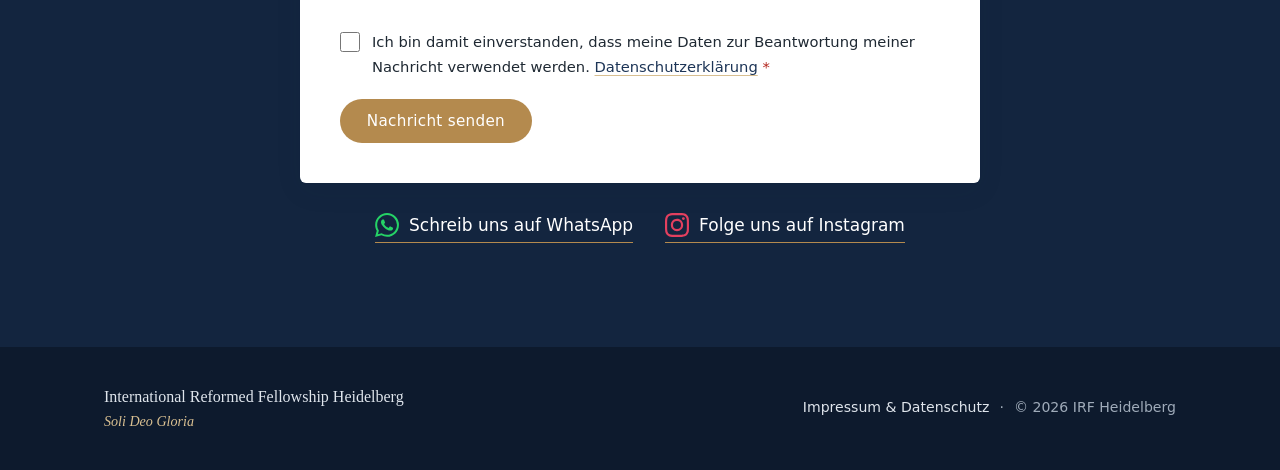
<file: de/index.html>
<!doctype html>
<!-- Generated by tools/build-languages.js from index.html. Do not edit by hand. -->
<html lang="de" data-static-lang="de">
<head>
  <meta charset="utf-8">
  <meta name="viewport" content="width=device-width, initial-scale=1">
  <title>International Reformed Fellowship Heidelberg – Reformierter Gottesdienst auf Englisch &amp; Indonesisch</title>
  <meta name="description" content="International Reformed Fellowship Heidelberg – eine reformierte, bibeltreue christliche Gemeinschaft aus vielen Nationen, die sich zum Niederländischen Glaubensbekenntnis, zum Heidelberger Katechismus, zum Westminster-Bekenntnis und zur Bundestheologie bekennt. Sonntäglicher Gottesdienst und Gebetstreffen im Raum Heidelberg.">
  <meta property="og:title" content="International Reformed Fellowship Heidelberg">
  <meta property="og:description" content="Eine reformierte christliche Gemeinschaft aus vielen Nationen, die sich jeden Sonntag im Raum Heidelberg versammelt.">
  <meta property="og:url" content="https://www.irf-heidelberg.org/de/">
  <meta property="og:type" content="website">
  <meta property="og:site_name" content="IRF Heidelberg">
  <meta property="og:locale" content="de_DE">
  <meta property="og:locale:alternate" content="en_GB">
  <meta property="og:locale:alternate" content="id_ID">
  <meta name="twitter:card" content="summary">
  <link rel="canonical" href="https://www.irf-heidelberg.org/de/">
  <link rel="alternate" hreflang="en" href="https://www.irf-heidelberg.org/">
  <link rel="alternate" hreflang="id" href="https://www.irf-heidelberg.org/id/">
  <link rel="alternate" hreflang="de" href="https://www.irf-heidelberg.org/de/">
  <link rel="alternate" hreflang="x-default" href="https://www.irf-heidelberg.org/">
  <script type="application/ld+json">
  {
    "@context": "https://schema.org",
    "@graph": [
      {
        "@type": "Organization",
        "@id": "https://www.irf-heidelberg.org/#organization",
        "name": "International Reformed Fellowship Heidelberg",
        "alternateName": "IRF Heidelberg",
        "url": "https://www.irf-heidelberg.org/",
        "description": "Eine reformierte, bibeltreue christliche Gemeinschaft aus vielen Nationen im Raum Heidelberg.",
        "sameAs": [
          "https://www.instagram.com/irf.heidelberg/"
        ],
        "knowsLanguage": [
          "en",
          "id",
          "de"
        ],
        "areaServed": "Heidelberg, Germany"
      },
      {
        "@type": "Event",
        "name": "Sonntagsgottesdienst",
        "description": "Reformierter Gottesdienst auf Englisch und Indonesisch, bei Bedarf mit deutscher Übersetzung. Besucher sind herzlich willkommen.",
        "organizer": {
          "@id": "https://www.irf-heidelberg.org/#organization"
        },
        "eventSchedule": {
          "@type": "Schedule",
          "byDay": "https://schema.org/Sunday",
          "startTime": "15:30",
          "repeatFrequency": "P1W",
          "scheduleTimezone": "Europe/Berlin"
        },
        "inLanguage": [
          "en",
          "id"
        ],
        "eventAttendanceMode": "https://schema.org/OfflineEventAttendanceMode",
        "location": {
          "@type": "Place",
          "name": "Heidelberg area",
          "address": {
            "@type": "PostalAddress",
            "addressLocality": "Heidelberg",
            "addressCountry": "DE"
          }
        },
        "url": "https://www.irf-heidelberg.org/de/"
      }
    ]
  }
  </script>
  <link rel="icon" href="/favicon.svg" type="image/svg+xml">
  <link rel="stylesheet" href="/css/styles.css?v=14ed9726e6">
</head>
<body>

  <header class="site-header" id="top">
    <div class="container header-inner">
      <a class="brand" href="#home" aria-label="IRF Heidelberg – Home">
        <svg class="brand-mark" viewBox="0 0 40 40" aria-hidden="true">
          <circle cx="20" cy="20" r="19" fill="none" stroke="currentColor" stroke-width="1.5"/>
          <path d="M20 8v24M13 15h14" stroke="currentColor" stroke-width="2.4" stroke-linecap="round"/>
        </svg>
        <span class="brand-text">
          <span class="brand-name">IRF Heidelberg</span>
          <span class="brand-sub">International Reformed Fellowship</span>
        </span>
      </a>

      <nav class="main-nav" id="main-nav" aria-label="Main">
        <ul>
          <li><a href="#home" data-i18n="nav.home">Startseite</a></li>
          <li><a href="#news" data-i18n="nav.news">Aktuelles</a></li>
          <li><a href="#about" data-i18n="nav.about">Über uns</a></li>
          <li><a href="#worship" data-i18n="nav.worship">Gottesdienst</a></li>
          <li><a href="#confession" data-i18n="nav.confession">Bekenntnis</a></li>
          <li><a href="#location" data-i18n="nav.location">Anfahrt</a></li>
          <li><a href="#contact" data-i18n="nav.contact">Kontakt</a></li>
        </ul>
      </nav>

      <div class="header-tools">
        <div class="lang-switch" role="group" aria-label="Language">
          <a href="/" hreflang="en" lang="en" data-lang="en">EN</a>
          <a href="/id/" hreflang="id" lang="id" data-lang="id">ID</a>
          <a href="/de/" hreflang="de" lang="de" data-lang="de" aria-current="true">DE</a>
        </div>
        <button class="nav-toggle" type="button" aria-controls="main-nav" aria-expanded="false" aria-label="Menu">
          <span></span><span></span><span></span>
        </button>
      </div>
    </div>
  </header>

  <main>

    <!-- ============ HOME ============ -->
    <section class="hero" id="home">
      <div class="container hero-inner">
        <p class="eyebrow eyebrow-light" data-i18n="hero.eyebrow">Willkommen bei der</p>
        <h1 class="hero-title">International Reformed Fellowship<span>Heidelberg</span></h1>
        <p class="hero-tagline" data-i18n="hero.tagline">Eine reformierte, bibeltreue christliche Gemeinschaft aus vielen Nationen, die sich im Raum Heidelberg versammelt, um gemeinsam den dreieinigen Gott anzubeten.</p>
        <div class="hero-actions">
          <a class="btn btn-gold" href="#worship" data-i18n="hero.cta1">Besuchen Sie uns am Sonntag</a>
          <a class="btn btn-ghost" href="#about" data-i18n="hero.cta2">Mehr erfahren</a>
        </div>
        <figure class="hero-verse">
          <blockquote data-i18n="hero.verse">„Darum gehet hin und machet zu Jüngern alle Völker: Taufet sie auf den Namen des Vaters und des Sohnes und des Heiligen Geistes und lehret sie halten alles, was ich euch befohlen habe. Und siehe, ich bin bei euch alle Tage bis an der Welt Ende.“</blockquote>
          <figcaption data-i18n="hero.verseRef">Matthäus 28,19–20</figcaption>
        </figure>
      </div>
    </section>

    <!-- ============ NEWS ============
         The announcements and the breaking-news pop-up are edited in js/news.js.
         The section is hidden by js/main.js while there is nothing to show. -->

    <section class="section section-tint" id="news">
      <div class="container narrow center">
        <p class="eyebrow" data-i18n="news.eyebrow">Aktuelles</p>
        <h2 class="section-title" data-i18n="news.title">Ankündigungen</h2>
        <div class="divider" aria-hidden="true"><span></span></div>
      </div>
      <div class="container">
        <ul class="news-list" id="news-list"></ul>
      </div>
    </section>

    <!-- ============ ABOUT ============ -->
    <section class="section" id="about">
      <div class="container narrow center">
        <p class="eyebrow" data-i18n="about.eyebrow">Über uns</p>
        <h2 class="section-title" data-i18n="about.title">Ein Zuhause für Gläubige aus allen Nationen</h2>
        <div class="divider" aria-hidden="true"><span></span></div>
      </div>
      <div class="container narrow prose">
        <p data-i18n="about.p1">Die International Reformed Fellowship Heidelberg ist eine Gemeinschaft von Christen – Studierenden, Familien und Berufstätigen – aus vielen Ländern, die in Heidelberg und Umgebung zu Hause sind, sei es für eine gewisse Zeit oder für immer.</p>
        <p data-i18n="about.p2">Wir kommen zusammen, um Gottes Wort treu verkündigt zu hören, ihn im Geist und in der Wahrheit anzubeten und einander in Liebe beizustehen. Unser Glaube steht in der Tradition der evangelischen Reformation – einem Erbe, das eng mit dieser Stadt verbunden ist, in der 1563 der Heidelberger Katechismus entstand.</p>
        <p data-i18n="about.p3">Ob Sie Christus schon seit vielen Jahren nachfolgen, neu im Glauben sind oder einfach neugierig – Sie sind herzlich willkommen.</p>
      </div>
      <div class="container">
        <div class="values">
          <article class="value">
            <svg class="icon" viewBox="0 0 24 24" aria-hidden="true"><path d="M4 5.5A2.5 2.5 0 0 1 6.5 3H20v15H6.5A2.5 2.5 0 0 0 4 20.5zM4 20.5A2.5 2.5 0 0 0 6.5 23H20v-5"/><path d="M12 7v6M9.5 9.5h5"/></svg>
            <h3 data-i18n="about.v1.title">Gottes Wort</h3>
            <p data-i18n="about.v1.text">Die Heilige Schrift ist unsere höchste Autorität in Glauben und Leben.</p>
          </article>
          <article class="value">
            <svg class="icon" viewBox="0 0 24 24" aria-hidden="true"><path d="M12 3v18M7 8h10"/><path d="M5 21h14"/></svg>
            <h3 data-i18n="about.v2.title">Anbetung</h3>
            <p data-i18n="about.v2.text">Wir beten den dreieinigen Gott mit Ehrfurcht und Freude an.</p>
          </article>
          <article class="value">
            <svg class="icon" viewBox="0 0 24 24" aria-hidden="true"><circle cx="9" cy="8" r="3"/><circle cx="17" cy="9" r="2.5"/><path d="M3 20c0-3.3 2.7-6 6-6s6 2.7 6 6M14.5 14.6A5 5 0 0 1 21 19"/></svg>
            <h3 data-i18n="about.v3.title">Gemeinschaft</h3>
            <p data-i18n="about.v3.text">Wir teilen das Leben miteinander als eine Familie in Christus.</p>
          </article>
        </div>
      </div>
    </section>

    <!-- ============ ACTIVITIES: SUNDAY FELLOWSHIP ============ -->
    <section class="section section-tint" id="worship">
      <div class="container narrow center">
        <p class="eyebrow" data-i18n="worship.eyebrow">Aktivitäten</p>
        <h2 class="section-title" data-i18n="worship.title">Sonntagsgottesdienst</h2>
        <div class="divider" aria-hidden="true"><span></span></div>
        <p class="lead" data-i18n="worship.intro">Jeden Sonntag kommen wir zum Gottesdienst zusammen. Am selben Tag gibt es vor dem Gottesdienst außerdem eine Gebetsstunde.</p>
      </div>
      <div class="container">
        <div class="service-card">
          <dl class="service-facts">
            <div>
              <svg class="icon" viewBox="0 0 24 24" aria-hidden="true"><rect x="3" y="5" width="18" height="16" rx="2"/><path d="M3 10h18M8 3v4M16 3v4"/></svg>
              <dt data-i18n="worship.dayLabel">Wann</dt>
              <dd data-i18n="worship.dayValue">Jeden Sonntag</dd>
            </div>
            <div>
              <svg class="icon" viewBox="0 0 24 24" aria-hidden="true"><circle cx="12" cy="12" r="9"/><path d="M12 7v5l3 2"/></svg>
              <dt data-i18n="worship.timeLabel">Uhrzeit</dt>
              
              <dd>15:30</dd>
            </div>
            <div>
              <svg class="icon" viewBox="0 0 24 24" aria-hidden="true"><circle cx="12" cy="12" r="9"/><path d="M3 12h18M12 3c2.5 2.5 3.8 5.5 3.8 9s-1.3 6.5-3.8 9c-2.5-2.5-3.8-5.5-3.8-9S9.5 5.5 12 3z"/></svg>
              <dt data-i18n="worship.langLabel">Sprache</dt>
              <dd><span data-i18n="worship.langValue">Englisch / Indonesisch</span><small class="fact-note" data-i18n="worship.langNote">Bei Bedarf mit deutscher Übersetzung</small></dd>
            </div>
            <div>
              <svg class="icon" viewBox="0 0 24 24" aria-hidden="true"><path d="M12 21s-7-6.2-7-11.5A7 7 0 0 1 19 9.5C19 14.8 12 21 12 21z"/><circle cx="12" cy="9.5" r="2.5"/></svg>
              <dt data-i18n="worship.placeLabel">Wo</dt>
              <dd><a href="#location" data-i18n="worship.placeValue">Siehe Anfahrt</a></dd>
            </div>
          </dl>
          <div class="service-expect">
            <h3 data-i18n="worship.expectTitle">Was Sie erwartet</h3>
            <p data-i18n="worship.expectText">Unser Gottesdienst umfasst gemeinsamen Gesang, Schriftlesung, Gebet und die Predigt von Gottes Wort. Danach genießen wir Kaffee und Gespräche miteinander. Gäste sind jederzeit herzlich willkommen – eine Anmeldung ist nicht nötig.</p>
          </div>
        </div>

        <div class="activities">
          <!-- Sunday School hidden for now; restore this card to show it again
          <article class="activity">
            <svg class="icon" viewBox="0 0 24 24" aria-hidden="true"><circle cx="8" cy="6" r="2.5"/><circle cx="16.5" cy="8.5" r="2"/><path d="M4 20v-4.5A4 4 0 0 1 8 11.5a4 4 0 0 1 4 4V20M13.5 20v-3a3 3 0 0 1 6 0v3"/></svg>
            <h3 data-i18n="worship.schoolTitle">Sonntagsschule</h3>
            <p class="activity-meta" data-i18n="worship.schoolMeta">Für Kinder unter 12 Jahren</p>
            <p data-i18n="worship.schoolText">Während des Gottesdienstes lernen Kinder unter 12 Jahren in altersgerechten Gruppen die Geschichten und Wahrheiten der Bibel kennen.</p>
          </article>
          -->
          <article class="activity">
            <svg class="icon" viewBox="0 0 24 24" aria-hidden="true"><path d="M12 3.5v13.5"/><path d="M12 3.5c-1.6 1.3-2.8 4-3 6.8L8.5 13 4 17.5 7 21l5-4"/><path d="M12 3.5c1.6 1.3 2.8 4 3 6.8l.5 2.7 4.5 4.5L17 21l-5-4"/><path d="M5.6 15.9 8.6 19.4M18.4 15.9l-3 3.5"/></svg>
            <h3 data-i18n="worship.prayerTitle">Gebetsstunde</h3>
            <p class="activity-meta" data-i18n="worship.prayerMeta">Sonntags · 15:00 Uhr</p>
            <p data-i18n="worship.prayerText">Wir treten gemeinsam vor den Thron der Gnade und beten füreinander, für die Gemeinde und für die Welt.</p>
          </article>
        </div>
      </div>
    </section>

    <!-- ============ GALLERY (enable later) ============
         When photos are available, put them in /images/gallery/,
         uncomment this section and add a nav link: <a href="#gallery" data-i18n="nav.gallery">Galerie</a>
    <section class="section" id="gallery">
      <div class="container narrow center">
        <p class="eyebrow" data-i18n="gallery.eyebrow">Galerie</p>
        <h2 class="section-title" data-i18n="gallery.title">Momente der Gemeinschaft</h2>
        <div class="divider" aria-hidden="true"><span></span></div>
      </div>
      <div class="container">
        <div class="gallery">
          <img src="/images/gallery/01.jpg" alt="" loading="lazy">
          <img src="/images/gallery/02.jpg" alt="" loading="lazy">
          <img src="/images/gallery/03.jpg" alt="" loading="lazy">
        </div>
      </div>
    </section>
    -->

    <!-- ============ CONFESSION ============ -->
    <section class="section" id="confession">
      <div class="container narrow center">
        <p class="eyebrow" data-i18n="confession.eyebrow">Was wir glauben</p>
        <h2 class="section-title" data-i18n="confession.title">Unser Bekenntnis</h2>
        <div class="divider" aria-hidden="true"><span></span></div>
        <p class="lead" data-i18n="confession.intro">Wir bekennen den historischen christlichen Glauben, wie er in den altkirchlichen Glaubensbekenntnissen und den reformierten Bekenntnisschriften zusammengefasst ist. Wir stellen sie nicht über die Heilige Schrift, sondern halten an ihnen fest, weil sie treu zusammenfassen, was die Schrift lehrt.</p>
      </div>

      <div class="container narrow">
        <figure class="catechism-quote">
          <p class="q" data-i18n="confession.quoteQ">Was ist dein einziger Trost im Leben und im Sterben?</p>
          <blockquote data-i18n="confession.quoteA">Dass ich mit Leib und Seele, im Leben und im Sterben, nicht mir, sondern meinem getreuen Heiland Jesus Christus gehöre.</blockquote>
          <figcaption data-i18n="confession.quoteSrc">Heidelberger Katechismus, Frage &amp; Antwort 1 (1563)</figcaption>
        </figure>
      </div>

      <div class="container">
        <div class="confession-grid">
          <article class="confession-block">
            <h3 data-i18n="confession.creedsTitle">Altkirchliche Bekenntnisse</h3>
            <p data-i18n="confession.creedsText">Mit der Kirche aller Zeiten bekennen wir:</p>
            <ul class="doc-list">
              <li><strong data-i18n="confession.nicene">Nizänisches Glaubensbekenntnis</strong> <span>(325 / 381)</span></li>
              <li><strong data-i18n="confession.chalcedon">Bekenntnis von Chalcedon</strong> <span>(451)</span></li>
              <li><strong data-i18n="confession.apostles">Apostolisches Glaubensbekenntnis</strong></li>
            </ul>
          </article>
          <article class="confession-block">
            <h3 data-i18n="confession.reformedTitle">Reformierte Bekenntnisse</h3>
            <p data-i18n="confession.formsText">Gemeinsam mit reformierten Kirchen weltweit halten wir fest an:</p>
            <ul class="doc-list">
              <li><strong data-i18n="confession.belgic">Niederländisches Glaubensbekenntnis (Confessio Belgica)</strong> <span>(1561)</span><br><em data-i18n="confession.belgicText">Eine klare Zusammenfassung der Lehren des christlichen Glaubens.</em></li>
              <li><strong data-i18n="confession.heidelberg">Heidelberger Katechismus</strong> <span>(1563)</span><br><em data-i18n="confession.heidelbergText">In Heidelberg verfasst – eine warmherzige, persönliche Darlegung des Evangeliums in 129 Fragen und Antworten.</em></li>
              <li><strong data-i18n="confession.wcf">Westminster-Bekenntnis</strong> <span>(1646)</span><br><em data-i18n="confession.wcfText">Eine sorgfältige und umfassende Zusammenfassung der gesamten biblischen Lehre.</em></li>
            </ul>
          </article>
        </div>

        <figure class="covenant">
          <h3 data-i18n="confession.covenantTitle">Bundestheologie</h3>
          <div class="divider" aria-hidden="true"><span></span></div>
          <p data-i18n="confession.covenantP1">Wir glauben, dass der unendliche, ewige und heilige Gott sich zu uns Menschen herabgelassen und durch einen Bund Gemeinschaft mit seinem Volk gestiftet hat.</p>
          <p data-i18n="confession.covenantP2">Aus reinem Wohlgefallen hat Gott von Ewigkeit her ein Volk für sich erwählt und einen Gnadenbund geschlossen, um es aus Sünde und Elend zu erretten und durch einen Erlöser zum Heil zu führen – Jesus Christus, seinen eingeborenen Sohn.</p>
          <figcaption data-i18n="confession.covenantSrc">vgl. Westminster-Bekenntnis 7 · Kleiner Katechismus F. 20</figcaption>
        </figure>

        <h3 class="solas-title" data-i18n="confession.solasTitle">Die fünf Soli der Reformation</h3>
        <ul class="solas">
          <li><span class="latin">Sola Scriptura</span><span data-i18n="confession.sola1">Allein die Schrift</span></li>
          <li><span class="latin">Sola Gratia</span><span data-i18n="confession.sola2">Allein aus Gnade</span></li>
          <li><span class="latin">Sola Fide</span><span data-i18n="confession.sola3">Allein durch den Glauben</span></li>
          <li><span class="latin">Solus Christus</span><span data-i18n="confession.sola4">Allein Christus</span></li>
          <li><span class="latin">Soli Deo Gloria</span><span data-i18n="confession.sola5">Gott allein die Ehre</span></li>
        </ul>
      </div>
    </section>

    <!-- ============ LOCATION ============ -->
    <section class="section section-tint" id="location">
      <div class="container narrow center">
        <p class="eyebrow" data-i18n="location.eyebrow">Anfahrt</p>
        <h2 class="section-title" data-i18n="location.title">Hier treffen wir uns</h2>
        <div class="divider" aria-hidden="true"><span></span></div>
      </div>
      <div class="container">
        <div class="location-grid">
          <div class="location-info">
            <h3 data-i18n="location.addressLabel">Adresse</h3>
            <address>
              68535 Edingen-Neckarhausen<br>
              <span data-i18n="location.country">Deutschland</span>
              <small class="address-note" data-i18n="location.addressNote">Adresse nach Kontaktaufnahme</small>
            </address>
            <div class="map-links">
              <a class="btn btn-outline" target="_blank" rel="noopener" href="https://www.google.com/maps/search/?api=1&amp;query=68535%20Edingen-Neckarhausen" data-i18n="location.googleMaps">In Google Maps öffnen</a>
              <a class="btn btn-outline" target="_blank" rel="noopener" href="https://www.openstreetmap.org/?mlat=49.4650&amp;mlon=8.5950#map=14/49.4650/8.5950">OpenStreetMap</a>
            </div>
          </div>
          <!-- Map is loaded only on click (GDPR friendly). -->
          <div class="map-frame" data-src="https://www.openstreetmap.org/export/embed.html?bbox=8.5650%2C49.4500%2C8.6250%2C49.4800&amp;layer=mapnik">
            <div class="map-consent">
              <svg class="icon icon-lg" viewBox="0 0 24 24" aria-hidden="true"><path d="M12 21s-7-6.2-7-11.5A7 7 0 0 1 19 9.5C19 14.8 12 21 12 21z"/><circle cx="12" cy="9.5" r="2.5"/></svg>
              <button type="button" class="btn btn-gold map-load" data-i18n="location.showMap">Karte anzeigen</button>
              <p class="small" data-i18n="location.mapNotice">Die Karte wird von OpenStreetMap geladen. Dabei wird Ihre IP-Adresse an deren Server übertragen.</p>
            </div>
          </div>
        </div>
      </div>
    </section>

    <!-- ============ CONTACT ============ -->
    <section class="section section-dark" id="contact">
      <div class="container narrow center">
        <p class="eyebrow eyebrow-light" data-i18n="contact.eyebrow">Kontakt</p>
        <h2 class="section-title" data-i18n="contact.title">Wir freuen uns auf Ihre Nachricht</h2>
        <div class="divider divider-light" aria-hidden="true"><span></span></div>
        <p class="lead" data-i18n="contact.text">Haben Sie eine Frage, ein Gebetsanliegen oder möchten Sie mehr über unsere Gemeinschaft erfahren? Schreiben Sie uns – wir freuen uns darauf, Sie kennenzulernen.</p>
        <form class="contact-form" id="contact-form" novalidate>
          <div class="form-error-summary" id="form-error-summary" role="alert" hidden></div>

          <div class="form-row-2">
            <div class="field">
              <label for="field-name"><span data-i18n="contact.nameLabel">Name</span> <span class="req" aria-hidden="true">*</span></label>
              <input type="text" id="field-name" name="name" autocomplete="name" required aria-describedby="error-name">
              <p class="field-error" id="error-name"></p>
            </div>
            <div class="field">
              <label for="field-email"><span data-i18n="contact.emailLabel">E-Mail</span> <span class="req" aria-hidden="true">*</span></label>
              <input type="email" id="field-email" name="email" autocomplete="email" required aria-describedby="error-email">
              <p class="field-error" id="error-email"></p>
            </div>
          </div>

          <div class="field">
            <label for="field-message"><span data-i18n="contact.messageLabel">Nachricht</span> <span class="req" aria-hidden="true">*</span></label>
            <textarea id="field-message" name="message" rows="6" required aria-describedby="error-message"></textarea>
            <p class="field-error" id="error-message"></p>
          </div>

          <div class="field field-check">
            <input type="checkbox" id="field-consent" name="consent" required aria-describedby="error-consent">
            <label for="field-consent">
              <span data-i18n="contact.consentLabel">Ich bin damit einverstanden, dass meine Daten zur Beantwortung meiner Nachricht verwendet werden.</span>
              <a href="/legal.html#privacy" data-i18n="contact.privacyLink">Datenschutzerklärung</a>
              <span class="req" aria-hidden="true">*</span>
            </label>
            <p class="field-error" id="error-consent"></p>
          </div>

          <!-- Honeypot against spam bots: hidden from people and screen readers -->
          <div class="form-honeypot" aria-hidden="true">
            <label for="field-website">Website</label>
            <input type="text" id="field-website" name="website" tabindex="-1" autocomplete="off">
          </div>

          <button type="submit" class="btn btn-gold" data-i18n="contact.submit">Nachricht senden</button>

          <div class="form-status" id="form-status" role="status" tabindex="-1" hidden>
            <p class="form-status-title" id="form-status-title"></p>
            <p id="form-status-text"></p>
          </div>
        </form>
        <p class="contact-social">
          <a href="https://wa.me/4915170227297" target="_blank" rel="noopener">
            <svg class="social-icon social-whatsapp" viewBox="0 0 24 24" aria-hidden="true" focusable="false"><path d="M17.472 14.382c-.297-.149-1.758-.867-2.03-.967-.273-.099-.471-.148-.67.15-.197.297-.767.966-.94 1.164-.173.199-.347.223-.644.075-.297-.15-1.255-.463-2.39-1.475-.883-.788-1.48-1.761-1.653-2.059-.173-.297-.018-.458.13-.606.134-.133.298-.347.446-.52.149-.174.198-.298.298-.497.099-.198.05-.371-.025-.52-.075-.149-.669-1.612-.916-2.207-.242-.579-.487-.5-.669-.51-.173-.008-.371-.01-.57-.01-.198 0-.52.074-.792.372-.272.297-1.04 1.016-1.04 2.479 0 1.462 1.065 2.875 1.213 3.074.149.198 2.096 3.2 5.077 4.487.709.306 1.262.489 1.694.625.712.227 1.36.195 1.871.118.571-.085 1.758-.719 2.006-1.413.248-.694.248-1.289.173-1.413-.074-.124-.272-.198-.57-.347m-5.421 7.403h-.004a9.87 9.87 0 01-5.031-1.378l-.361-.214-3.741.982.998-3.648-.235-.374a9.86 9.86 0 01-1.51-5.26c.001-5.45 4.436-9.884 9.888-9.884 2.64 0 5.122 1.03 6.988 2.898a9.825 9.825 0 012.893 6.994c-.003 5.45-4.437 9.884-9.885 9.884m8.413-18.297A11.815 11.815 0 0012.05 0C5.495 0 .16 5.335.157 11.892c0 2.096.547 4.142 1.588 5.945L.057 24l6.305-1.654a11.882 11.882 0 005.683 1.448h.005c6.554 0 11.89-5.335 11.893-11.893a11.821 11.821 0 00-3.48-8.413Z"/></svg>
            <span data-i18n="contact.whatsappLink">Schreib uns auf WhatsApp</span>
          </a>
          <a href="https://www.instagram.com/irf.heidelberg/" target="_blank" rel="noopener">
            <svg class="social-icon" viewBox="0 0 24 24" aria-hidden="true" focusable="false"><path d="M7.0301.084c-1.2768.0602-2.1487.264-2.911.5634-.7888.3075-1.4575.72-2.1228 1.3877-.6652.6677-1.075 1.3368-1.3802 2.127-.2954.7638-.4956 1.6365-.552 2.914-.0564 1.2775-.0689 1.6882-.0626 4.947.0062 3.2586.0206 3.6671.0825 4.9473.061 1.2765.264 2.1482.5635 2.9107.308.7889.72 1.4573 1.388 2.1228.6679.6655 1.3365 1.0743 2.1285 1.38.7632.295 1.6361.4961 2.9134.552 1.2773.056 1.6884.069 4.9462.0627 3.2578-.0062 3.668-.0207 4.9478-.0814 1.28-.0607 2.147-.2652 2.9098-.5633.7889-.3086 1.4578-.72 2.1228-1.3881.665-.6682 1.0745-1.3378 1.3795-2.1284.2957-.7632.4966-1.636.552-2.9124.056-1.2809.0692-1.6898.063-4.948-.0063-3.2583-.021-3.6668-.0817-4.9465-.0607-1.2797-.264-2.1487-.5633-2.9117-.3084-.7889-.72-1.4568-1.3876-2.1228C21.2982 1.33 20.628.9208 19.8378.6165 19.074.321 18.2017.1197 16.9244.0645 15.6471.0093 15.236-.005 11.977.0014 8.718.0076 8.31.0215 7.0301.0839m.1402 21.6932c-1.17-.0509-1.8053-.2453-2.2287-.408-.5606-.216-.96-.4771-1.3819-.895-.422-.4178-.6811-.8186-.9-1.378-.1644-.4234-.3624-1.058-.4171-2.228-.0595-1.2645-.072-1.6442-.079-4.848-.007-3.2037.0053-3.583.0607-4.848.05-1.169.2456-1.805.408-2.2282.216-.5613.4762-.96.895-1.3816.4188-.4217.8184-.6814 1.3783-.9003.423-.1651 1.0575-.3614 2.227-.4171 1.2655-.06 1.6447-.072 4.848-.079 3.2033-.007 3.5835.005 4.8495.0608 1.169.0508 1.8053.2445 2.228.408.5608.216.96.4754 1.3816.895.4217.4194.6816.8176.9005 1.3787.1653.4217.3617 1.056.4169 2.2263.0602 1.2655.0739 1.645.0796 4.848.0058 3.203-.0055 3.5834-.061 4.848-.051 1.17-.245 1.8055-.408 2.2294-.216.5604-.4763.96-.8954 1.3814-.419.4215-.8181.6811-1.3783.9-.4224.1649-1.0577.3617-2.2262.4174-1.2656.0595-1.6448.072-4.8493.079-3.2045.007-3.5825-.006-4.848-.0608M16.953 5.5864A1.44 1.44 0 1 0 18.39 4.144a1.44 1.44 0 0 0-1.437 1.4424M5.8385 12.012c.0067 3.4032 2.7706 6.1557 6.173 6.1493 3.4026-.0065 6.157-2.7701 6.1506-6.1733-.0065-3.4032-2.771-6.1565-6.174-6.1498-3.403.0067-6.156 2.771-6.1496 6.1738M8 12.0077a4 4 0 1 1 4.008 3.9921A3.9996 3.9996 0 0 1 8 12.0077"/></svg>
            <span data-i18n="contact.instagram">Folge uns auf Instagram</span>
          </a>
        </p>
      </div>
    </section>

  </main>

  <footer class="site-footer">
    <div class="container footer-inner">
      <div>
        <p class="footer-name">International Reformed Fellowship Heidelberg</p>
        <p class="footer-motto">Soli Deo Gloria</p>
      </div>
      <p class="footer-links">
        <a href="/legal.html" data-i18n="footer.legal">Impressum &amp; Datenschutz</a>
        <span aria-hidden="true">·</span>
        <span>© <span class="year">2026</span> IRF Heidelberg</span>
      </p>
    </div>
  </footer>

  <!-- Breaking news pop-up (filled from js/news.js) -->
  <dialog class="notice-dialog" id="notice-dialog" aria-labelledby="notice-title">
    <div class="notice-head">
      <p class="eyebrow eyebrow-light" data-i18n="notice.label">Wichtiger Hinweis</p>
      <h2 id="notice-title"></h2>
    </div>
    <div class="notice-body">
      <p id="notice-text"></p>
      <form method="dialog">
        <button class="btn btn-gold" type="submit" data-i18n="notice.close">Verstanden</button>
      </form>
    </div>
  </dialog>

  <script src="/js/i18n.js?v=5e0531720f"></script>
  <script src="/js/news.js?v=6b4a2ca360"></script>
  <script src="/js/main.js?v=1b52e96c21"></script>
</body>
</html>
</file>
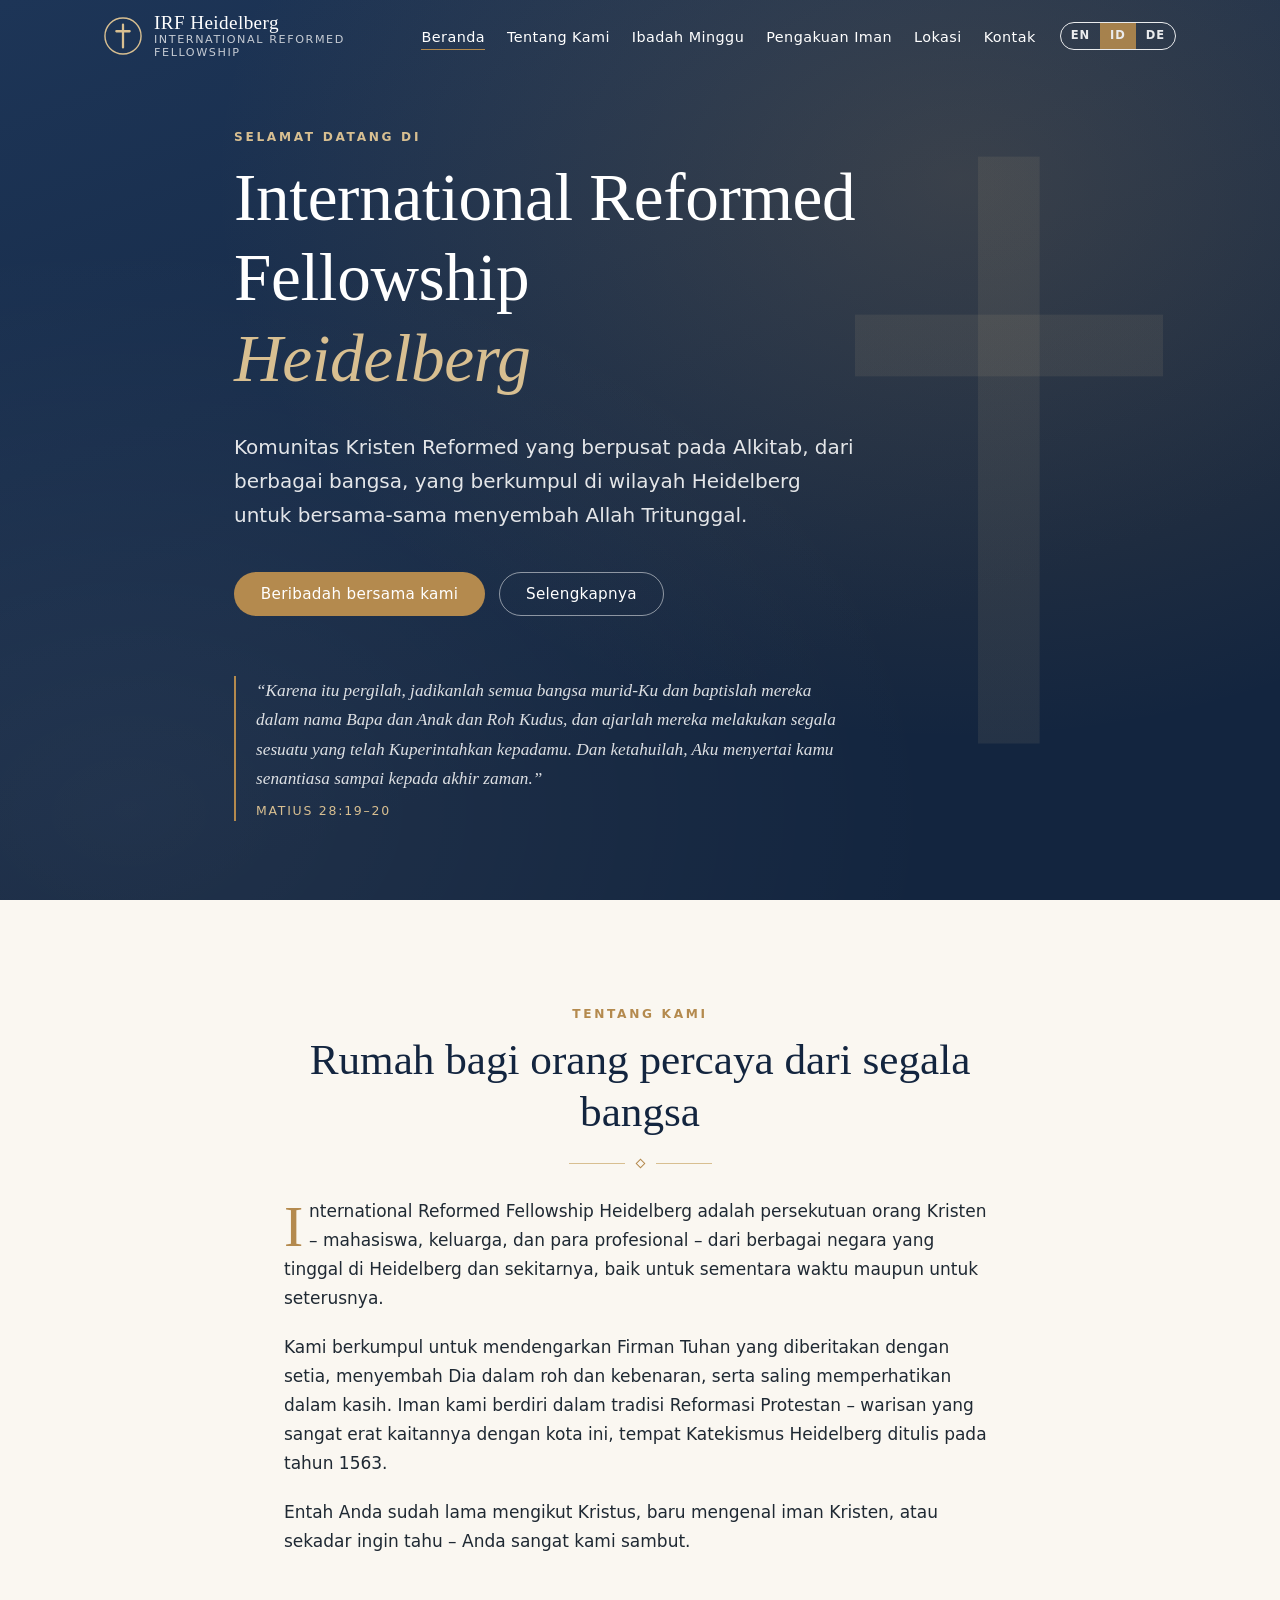
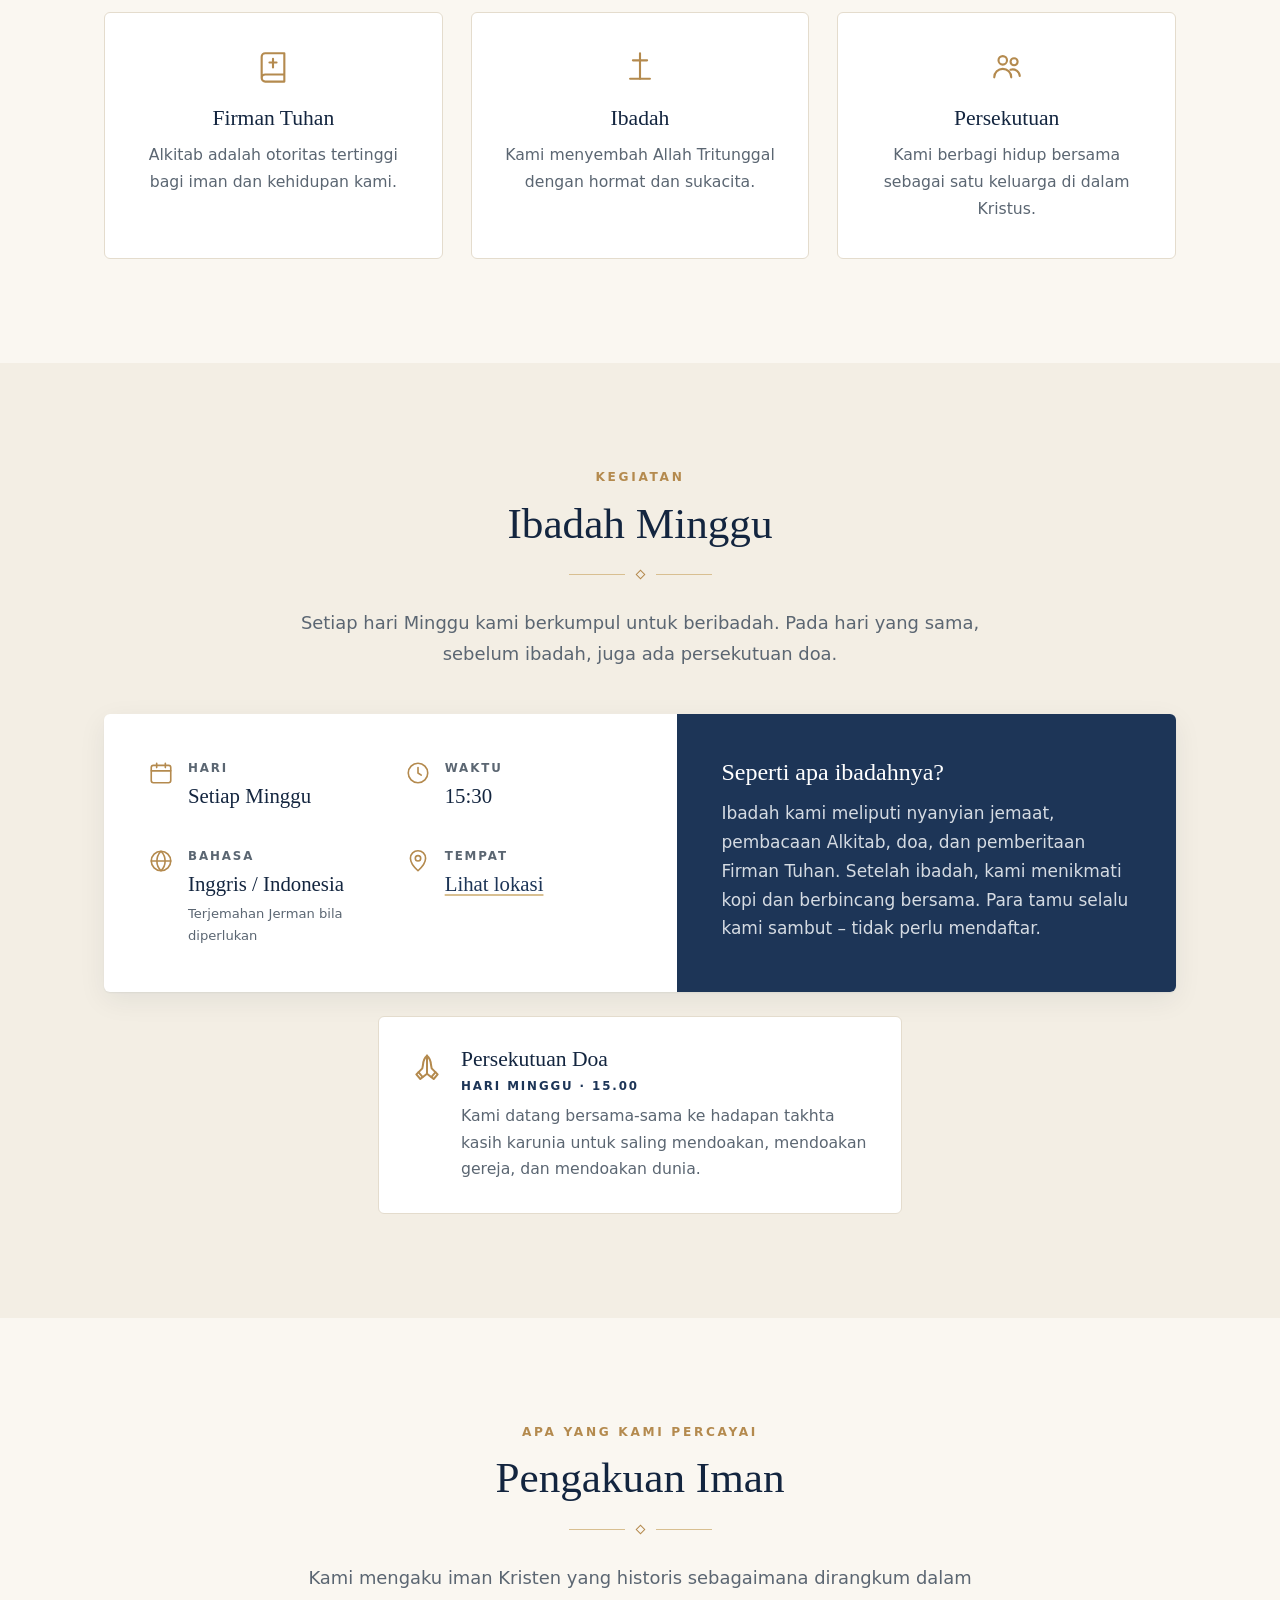
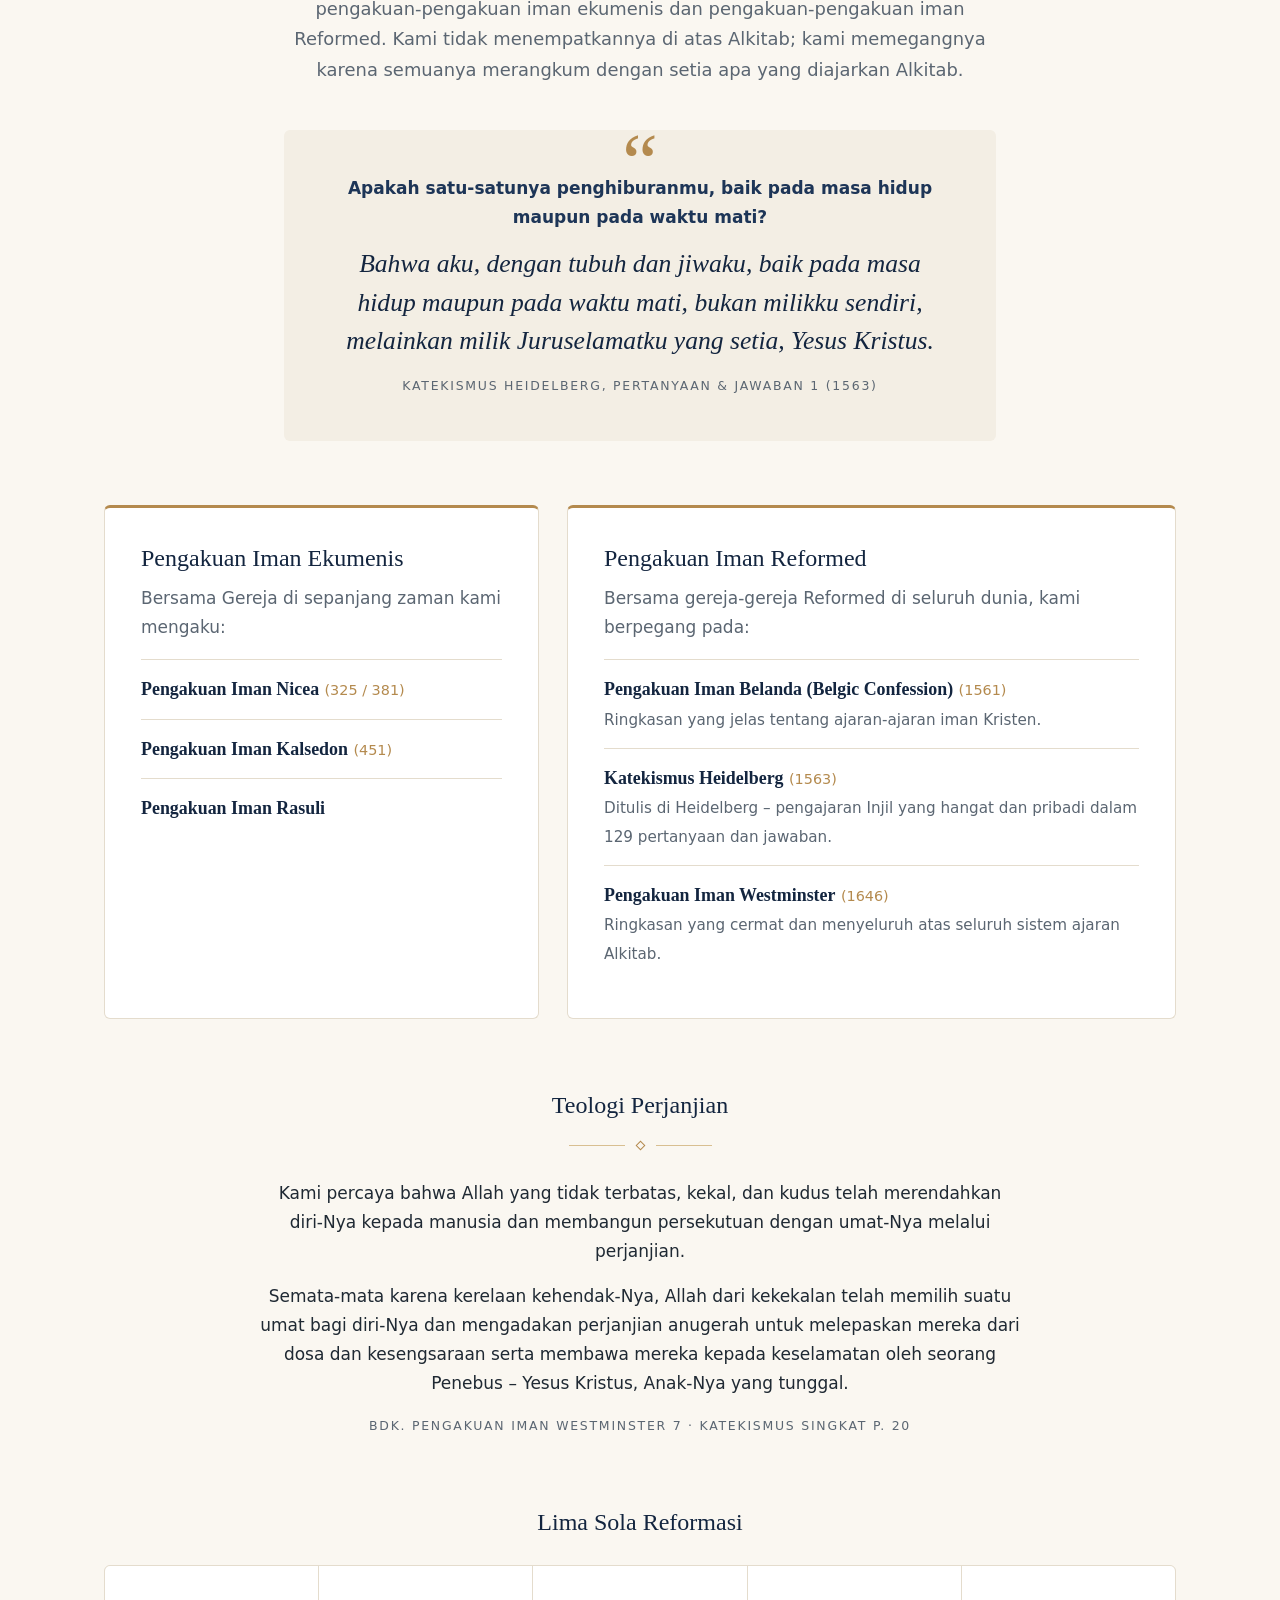
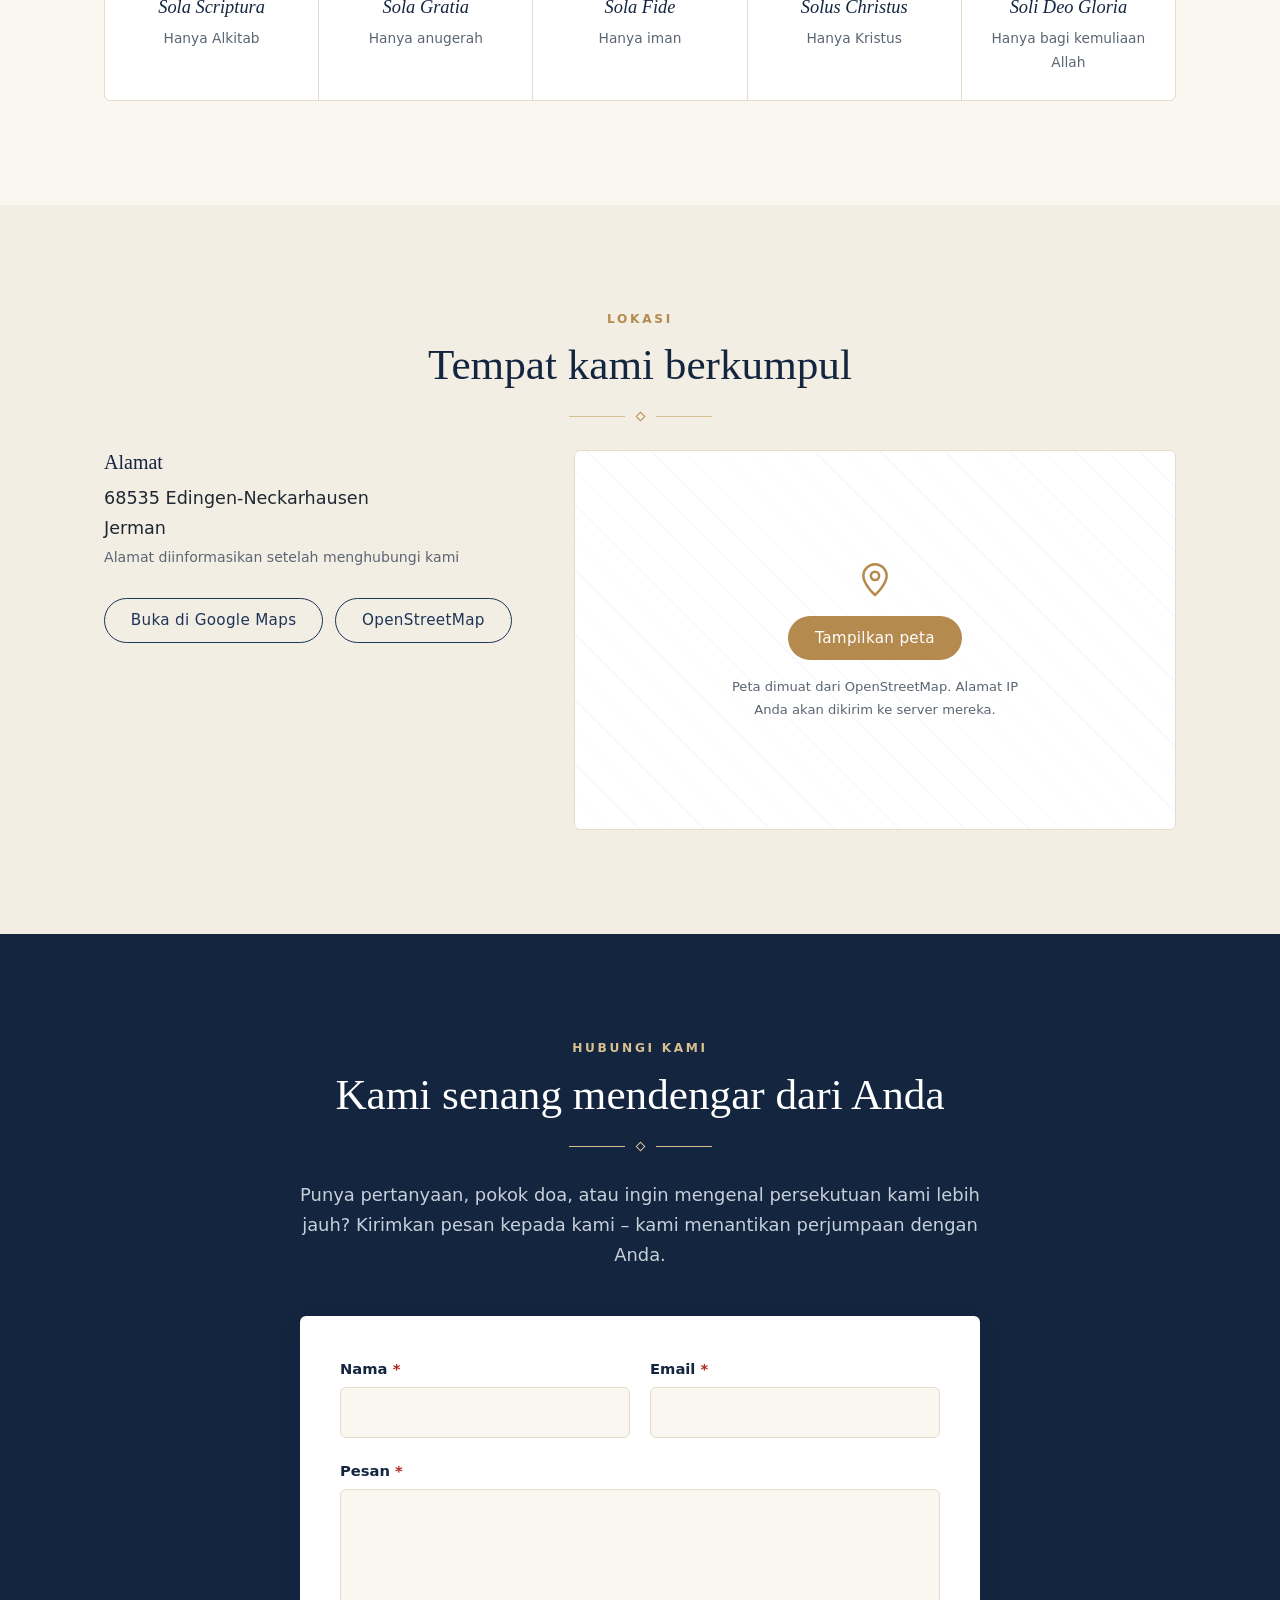
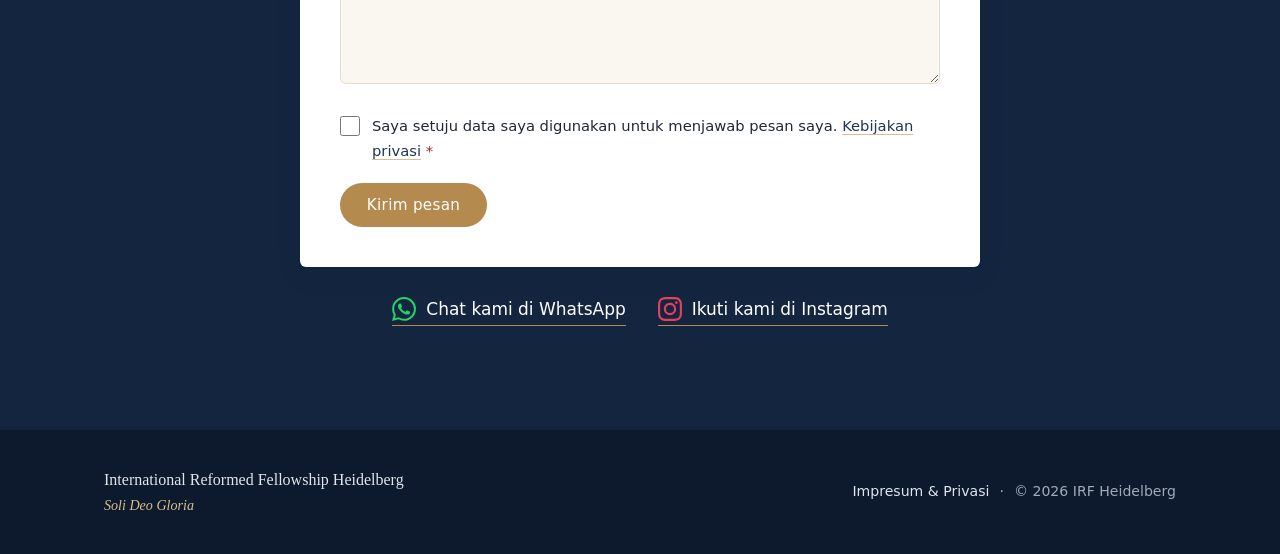
<file: id/index.html>
<!doctype html>
<!-- Generated by tools/build-languages.js from index.html. Do not edit by hand. -->
<html lang="id" data-static-lang="id">
<head>
  <meta charset="utf-8">
  <meta name="viewport" content="width=device-width, initial-scale=1">
  <title>International Reformed Fellowship Heidelberg – Ibadah Gereja Reformed dalam Bahasa Inggris &amp; Indonesia</title>
  <meta name="description" content="International Reformed Fellowship Heidelberg – persekutuan Kristen Reformed yang berpusat pada Alkitab, dari berbagai bangsa, yang berpegang pada Pengakuan Iman Belanda, Katekismus Heidelberg, Pengakuan Iman Westminster, dan teologi perjanjian. Ibadah Minggu dan persekutuan doa di wilayah Heidelberg, Jerman.">
  <meta property="og:title" content="International Reformed Fellowship Heidelberg">
  <meta property="og:description" content="Persekutuan Kristen Reformed dari berbagai bangsa, berkumpul setiap hari Minggu di wilayah Heidelberg.">
  <meta property="og:url" content="https://www.irf-heidelberg.org/id/">
  <meta property="og:type" content="website">
  <meta property="og:site_name" content="IRF Heidelberg">
  <meta property="og:locale" content="id_ID">
  <meta property="og:locale:alternate" content="en_GB">
  <meta property="og:locale:alternate" content="de_DE">
  <meta name="twitter:card" content="summary">
  <link rel="canonical" href="https://www.irf-heidelberg.org/id/">
  <link rel="alternate" hreflang="en" href="https://www.irf-heidelberg.org/">
  <link rel="alternate" hreflang="id" href="https://www.irf-heidelberg.org/id/">
  <link rel="alternate" hreflang="de" href="https://www.irf-heidelberg.org/de/">
  <link rel="alternate" hreflang="x-default" href="https://www.irf-heidelberg.org/">
  <script type="application/ld+json">
  {
    "@context": "https://schema.org",
    "@graph": [
      {
        "@type": "Organization",
        "@id": "https://www.irf-heidelberg.org/#organization",
        "name": "International Reformed Fellowship Heidelberg",
        "alternateName": "IRF Heidelberg",
        "url": "https://www.irf-heidelberg.org/",
        "description": "Persekutuan Kristen Reformed yang berpusat pada Alkitab, dari berbagai bangsa, berkumpul di wilayah Heidelberg.",
        "sameAs": [
          "https://www.instagram.com/irf.heidelberg/"
        ],
        "knowsLanguage": [
          "en",
          "id",
          "de"
        ],
        "areaServed": "Heidelberg, Germany"
      },
      {
        "@type": "Event",
        "name": "Ibadah Minggu",
        "description": "Ibadah Reformed dalam bahasa Inggris dan Indonesia, dengan terjemahan bahasa Jerman jika diperlukan. Pengunjung selalu disambut.",
        "organizer": {
          "@id": "https://www.irf-heidelberg.org/#organization"
        },
        "eventSchedule": {
          "@type": "Schedule",
          "byDay": "https://schema.org/Sunday",
          "startTime": "15:30",
          "repeatFrequency": "P1W",
          "scheduleTimezone": "Europe/Berlin"
        },
        "inLanguage": [
          "en",
          "id"
        ],
        "eventAttendanceMode": "https://schema.org/OfflineEventAttendanceMode",
        "location": {
          "@type": "Place",
          "name": "Heidelberg area",
          "address": {
            "@type": "PostalAddress",
            "addressLocality": "Heidelberg",
            "addressCountry": "DE"
          }
        },
        "url": "https://www.irf-heidelberg.org/id/"
      }
    ]
  }
  </script>
  <link rel="icon" href="/favicon.svg" type="image/svg+xml">
  <link rel="stylesheet" href="/css/styles.css?v=14ed9726e6">
</head>
<body>

  <header class="site-header" id="top">
    <div class="container header-inner">
      <a class="brand" href="#home" aria-label="IRF Heidelberg – Home">
        <svg class="brand-mark" viewBox="0 0 40 40" aria-hidden="true">
          <circle cx="20" cy="20" r="19" fill="none" stroke="currentColor" stroke-width="1.5"/>
          <path d="M20 8v24M13 15h14" stroke="currentColor" stroke-width="2.4" stroke-linecap="round"/>
        </svg>
        <span class="brand-text">
          <span class="brand-name">IRF Heidelberg</span>
          <span class="brand-sub">International Reformed Fellowship</span>
        </span>
      </a>

      <nav class="main-nav" id="main-nav" aria-label="Main">
        <ul>
          <li><a href="#home" data-i18n="nav.home">Beranda</a></li>
          <li><a href="#news" data-i18n="nav.news">Berita</a></li>
          <li><a href="#about" data-i18n="nav.about">Tentang Kami</a></li>
          <li><a href="#worship" data-i18n="nav.worship">Ibadah Minggu</a></li>
          <li><a href="#confession" data-i18n="nav.confession">Pengakuan Iman</a></li>
          <li><a href="#location" data-i18n="nav.location">Lokasi</a></li>
          <li><a href="#contact" data-i18n="nav.contact">Kontak</a></li>
        </ul>
      </nav>

      <div class="header-tools">
        <div class="lang-switch" role="group" aria-label="Language">
          <a href="/" hreflang="en" lang="en" data-lang="en">EN</a>
          <a href="/id/" hreflang="id" lang="id" data-lang="id" aria-current="true">ID</a>
          <a href="/de/" hreflang="de" lang="de" data-lang="de">DE</a>
        </div>
        <button class="nav-toggle" type="button" aria-controls="main-nav" aria-expanded="false" aria-label="Menu">
          <span></span><span></span><span></span>
        </button>
      </div>
    </div>
  </header>

  <main>

    <!-- ============ HOME ============ -->
    <section class="hero" id="home">
      <div class="container hero-inner">
        <p class="eyebrow eyebrow-light" data-i18n="hero.eyebrow">Selamat datang di</p>
        <h1 class="hero-title">International Reformed Fellowship<span>Heidelberg</span></h1>
        <p class="hero-tagline" data-i18n="hero.tagline">Komunitas Kristen Reformed yang berpusat pada Alkitab, dari berbagai bangsa, yang berkumpul di wilayah Heidelberg untuk bersama-sama menyembah Allah Tritunggal.</p>
        <div class="hero-actions">
          <a class="btn btn-gold" href="#worship" data-i18n="hero.cta1">Beribadah bersama kami</a>
          <a class="btn btn-ghost" href="#about" data-i18n="hero.cta2">Selengkapnya</a>
        </div>
        <figure class="hero-verse">
          <blockquote data-i18n="hero.verse">“Karena itu pergilah, jadikanlah semua bangsa murid-Ku dan baptislah mereka dalam nama Bapa dan Anak dan Roh Kudus, dan ajarlah mereka melakukan segala sesuatu yang telah Kuperintahkan kepadamu. Dan ketahuilah, Aku menyertai kamu senantiasa sampai kepada akhir zaman.”</blockquote>
          <figcaption data-i18n="hero.verseRef">Matius 28:19–20</figcaption>
        </figure>
      </div>
    </section>

    <!-- ============ NEWS ============
         The announcements and the breaking-news pop-up are edited in js/news.js.
         The section is hidden by js/main.js while there is nothing to show. -->

    <section class="section section-tint" id="news">
      <div class="container narrow center">
        <p class="eyebrow" data-i18n="news.eyebrow">Berita</p>
        <h2 class="section-title" data-i18n="news.title">Pengumuman</h2>
        <div class="divider" aria-hidden="true"><span></span></div>
      </div>
      <div class="container">
        <ul class="news-list" id="news-list"></ul>
      </div>
    </section>

    <!-- ============ ABOUT ============ -->
    <section class="section" id="about">
      <div class="container narrow center">
        <p class="eyebrow" data-i18n="about.eyebrow">Tentang Kami</p>
        <h2 class="section-title" data-i18n="about.title">Rumah bagi orang percaya dari segala bangsa</h2>
        <div class="divider" aria-hidden="true"><span></span></div>
      </div>
      <div class="container narrow prose">
        <p data-i18n="about.p1">International Reformed Fellowship Heidelberg adalah persekutuan orang Kristen – mahasiswa, keluarga, dan para profesional – dari berbagai negara yang tinggal di Heidelberg dan sekitarnya, baik untuk sementara waktu maupun untuk seterusnya.</p>
        <p data-i18n="about.p2">Kami berkumpul untuk mendengarkan Firman Tuhan yang diberitakan dengan setia, menyembah Dia dalam roh dan kebenaran, serta saling memperhatikan dalam kasih. Iman kami berdiri dalam tradisi Reformasi Protestan – warisan yang sangat erat kaitannya dengan kota ini, tempat Katekismus Heidelberg ditulis pada tahun 1563.</p>
        <p data-i18n="about.p3">Entah Anda sudah lama mengikut Kristus, baru mengenal iman Kristen, atau sekadar ingin tahu – Anda sangat kami sambut.</p>
      </div>
      <div class="container">
        <div class="values">
          <article class="value">
            <svg class="icon" viewBox="0 0 24 24" aria-hidden="true"><path d="M4 5.5A2.5 2.5 0 0 1 6.5 3H20v15H6.5A2.5 2.5 0 0 0 4 20.5zM4 20.5A2.5 2.5 0 0 0 6.5 23H20v-5"/><path d="M12 7v6M9.5 9.5h5"/></svg>
            <h3 data-i18n="about.v1.title">Firman Tuhan</h3>
            <p data-i18n="about.v1.text">Alkitab adalah otoritas tertinggi bagi iman dan kehidupan kami.</p>
          </article>
          <article class="value">
            <svg class="icon" viewBox="0 0 24 24" aria-hidden="true"><path d="M12 3v18M7 8h10"/><path d="M5 21h14"/></svg>
            <h3 data-i18n="about.v2.title">Ibadah</h3>
            <p data-i18n="about.v2.text">Kami menyembah Allah Tritunggal dengan hormat dan sukacita.</p>
          </article>
          <article class="value">
            <svg class="icon" viewBox="0 0 24 24" aria-hidden="true"><circle cx="9" cy="8" r="3"/><circle cx="17" cy="9" r="2.5"/><path d="M3 20c0-3.3 2.7-6 6-6s6 2.7 6 6M14.5 14.6A5 5 0 0 1 21 19"/></svg>
            <h3 data-i18n="about.v3.title">Persekutuan</h3>
            <p data-i18n="about.v3.text">Kami berbagi hidup bersama sebagai satu keluarga di dalam Kristus.</p>
          </article>
        </div>
      </div>
    </section>

    <!-- ============ ACTIVITIES: SUNDAY FELLOWSHIP ============ -->
    <section class="section section-tint" id="worship">
      <div class="container narrow center">
        <p class="eyebrow" data-i18n="worship.eyebrow">Kegiatan</p>
        <h2 class="section-title" data-i18n="worship.title">Ibadah Minggu</h2>
        <div class="divider" aria-hidden="true"><span></span></div>
        <p class="lead" data-i18n="worship.intro">Setiap hari Minggu kami berkumpul untuk beribadah. Pada hari yang sama, sebelum ibadah, juga ada persekutuan doa.</p>
      </div>
      <div class="container">
        <div class="service-card">
          <dl class="service-facts">
            <div>
              <svg class="icon" viewBox="0 0 24 24" aria-hidden="true"><rect x="3" y="5" width="18" height="16" rx="2"/><path d="M3 10h18M8 3v4M16 3v4"/></svg>
              <dt data-i18n="worship.dayLabel">Hari</dt>
              <dd data-i18n="worship.dayValue">Setiap Minggu</dd>
            </div>
            <div>
              <svg class="icon" viewBox="0 0 24 24" aria-hidden="true"><circle cx="12" cy="12" r="9"/><path d="M12 7v5l3 2"/></svg>
              <dt data-i18n="worship.timeLabel">Waktu</dt>
              
              <dd>15:30</dd>
            </div>
            <div>
              <svg class="icon" viewBox="0 0 24 24" aria-hidden="true"><circle cx="12" cy="12" r="9"/><path d="M3 12h18M12 3c2.5 2.5 3.8 5.5 3.8 9s-1.3 6.5-3.8 9c-2.5-2.5-3.8-5.5-3.8-9S9.5 5.5 12 3z"/></svg>
              <dt data-i18n="worship.langLabel">Bahasa</dt>
              <dd><span data-i18n="worship.langValue">Inggris / Indonesia</span><small class="fact-note" data-i18n="worship.langNote">Terjemahan Jerman bila diperlukan</small></dd>
            </div>
            <div>
              <svg class="icon" viewBox="0 0 24 24" aria-hidden="true"><path d="M12 21s-7-6.2-7-11.5A7 7 0 0 1 19 9.5C19 14.8 12 21 12 21z"/><circle cx="12" cy="9.5" r="2.5"/></svg>
              <dt data-i18n="worship.placeLabel">Tempat</dt>
              <dd><a href="#location" data-i18n="worship.placeValue">Lihat lokasi</a></dd>
            </div>
          </dl>
          <div class="service-expect">
            <h3 data-i18n="worship.expectTitle">Seperti apa ibadahnya?</h3>
            <p data-i18n="worship.expectText">Ibadah kami meliputi nyanyian jemaat, pembacaan Alkitab, doa, dan pemberitaan Firman Tuhan. Setelah ibadah, kami menikmati kopi dan berbincang bersama. Para tamu selalu kami sambut – tidak perlu mendaftar.</p>
          </div>
        </div>

        <div class="activities">
          <!-- Sunday School hidden for now; restore this card to show it again
          <article class="activity">
            <svg class="icon" viewBox="0 0 24 24" aria-hidden="true"><circle cx="8" cy="6" r="2.5"/><circle cx="16.5" cy="8.5" r="2"/><path d="M4 20v-4.5A4 4 0 0 1 8 11.5a4 4 0 0 1 4 4V20M13.5 20v-3a3 3 0 0 1 6 0v3"/></svg>
            <h3 data-i18n="worship.schoolTitle">Sekolah Minggu</h3>
            <p class="activity-meta" data-i18n="worship.schoolMeta">Untuk anak di bawah 12 tahun</p>
            <p data-i18n="worship.schoolText">Selama ibadah berlangsung, anak-anak di bawah 12 tahun belajar kisah dan kebenaran Alkitab dalam kelas yang sesuai dengan usia mereka.</p>
          </article>
          -->
          <article class="activity">
            <svg class="icon" viewBox="0 0 24 24" aria-hidden="true"><path d="M12 3.5v13.5"/><path d="M12 3.5c-1.6 1.3-2.8 4-3 6.8L8.5 13 4 17.5 7 21l5-4"/><path d="M12 3.5c1.6 1.3 2.8 4 3 6.8l.5 2.7 4.5 4.5L17 21l-5-4"/><path d="M5.6 15.9 8.6 19.4M18.4 15.9l-3 3.5"/></svg>
            <h3 data-i18n="worship.prayerTitle">Persekutuan Doa</h3>
            <p class="activity-meta" data-i18n="worship.prayerMeta">Hari Minggu · 15.00</p>
            <p data-i18n="worship.prayerText">Kami datang bersama-sama ke hadapan takhta kasih karunia untuk saling mendoakan, mendoakan gereja, dan mendoakan dunia.</p>
          </article>
        </div>
      </div>
    </section>

    <!-- ============ GALLERY (enable later) ============
         When photos are available, put them in /images/gallery/,
         uncomment this section and add a nav link: <a href="#gallery" data-i18n="nav.gallery">Galeri</a>
    <section class="section" id="gallery">
      <div class="container narrow center">
        <p class="eyebrow" data-i18n="gallery.eyebrow">Galeri</p>
        <h2 class="section-title" data-i18n="gallery.title">Momen persekutuan</h2>
        <div class="divider" aria-hidden="true"><span></span></div>
      </div>
      <div class="container">
        <div class="gallery">
          <img src="/images/gallery/01.jpg" alt="" loading="lazy">
          <img src="/images/gallery/02.jpg" alt="" loading="lazy">
          <img src="/images/gallery/03.jpg" alt="" loading="lazy">
        </div>
      </div>
    </section>
    -->

    <!-- ============ CONFESSION ============ -->
    <section class="section" id="confession">
      <div class="container narrow center">
        <p class="eyebrow" data-i18n="confession.eyebrow">Apa yang kami percayai</p>
        <h2 class="section-title" data-i18n="confession.title">Pengakuan Iman</h2>
        <div class="divider" aria-hidden="true"><span></span></div>
        <p class="lead" data-i18n="confession.intro">Kami mengaku iman Kristen yang historis sebagaimana dirangkum dalam pengakuan-pengakuan iman ekumenis dan pengakuan-pengakuan iman Reformed. Kami tidak menempatkannya di atas Alkitab; kami memegangnya karena semuanya merangkum dengan setia apa yang diajarkan Alkitab.</p>
      </div>

      <div class="container narrow">
        <figure class="catechism-quote">
          <p class="q" data-i18n="confession.quoteQ">Apakah satu-satunya penghiburanmu, baik pada masa hidup maupun pada waktu mati?</p>
          <blockquote data-i18n="confession.quoteA">Bahwa aku, dengan tubuh dan jiwaku, baik pada masa hidup maupun pada waktu mati, bukan milikku sendiri, melainkan milik Juruselamatku yang setia, Yesus Kristus.</blockquote>
          <figcaption data-i18n="confession.quoteSrc">Katekismus Heidelberg, Pertanyaan &amp; Jawaban 1 (1563)</figcaption>
        </figure>
      </div>

      <div class="container">
        <div class="confession-grid">
          <article class="confession-block">
            <h3 data-i18n="confession.creedsTitle">Pengakuan Iman Ekumenis</h3>
            <p data-i18n="confession.creedsText">Bersama Gereja di sepanjang zaman kami mengaku:</p>
            <ul class="doc-list">
              <li><strong data-i18n="confession.nicene">Pengakuan Iman Nicea</strong> <span>(325 / 381)</span></li>
              <li><strong data-i18n="confession.chalcedon">Pengakuan Iman Kalsedon</strong> <span>(451)</span></li>
              <li><strong data-i18n="confession.apostles">Pengakuan Iman Rasuli</strong></li>
            </ul>
          </article>
          <article class="confession-block">
            <h3 data-i18n="confession.reformedTitle">Pengakuan Iman Reformed</h3>
            <p data-i18n="confession.formsText">Bersama gereja-gereja Reformed di seluruh dunia, kami berpegang pada:</p>
            <ul class="doc-list">
              <li><strong data-i18n="confession.belgic">Pengakuan Iman Belanda (Belgic Confession)</strong> <span>(1561)</span><br><em data-i18n="confession.belgicText">Ringkasan yang jelas tentang ajaran-ajaran iman Kristen.</em></li>
              <li><strong data-i18n="confession.heidelberg">Katekismus Heidelberg</strong> <span>(1563)</span><br><em data-i18n="confession.heidelbergText">Ditulis di Heidelberg – pengajaran Injil yang hangat dan pribadi dalam 129 pertanyaan dan jawaban.</em></li>
              <li><strong data-i18n="confession.wcf">Pengakuan Iman Westminster</strong> <span>(1646)</span><br><em data-i18n="confession.wcfText">Ringkasan yang cermat dan menyeluruh atas seluruh sistem ajaran Alkitab.</em></li>
            </ul>
          </article>
        </div>

        <figure class="covenant">
          <h3 data-i18n="confession.covenantTitle">Teologi Perjanjian</h3>
          <div class="divider" aria-hidden="true"><span></span></div>
          <p data-i18n="confession.covenantP1">Kami percaya bahwa Allah yang tidak terbatas, kekal, dan kudus telah merendahkan diri-Nya kepada manusia dan membangun persekutuan dengan umat-Nya melalui perjanjian.</p>
          <p data-i18n="confession.covenantP2">Semata-mata karena kerelaan kehendak-Nya, Allah dari kekekalan telah memilih suatu umat bagi diri-Nya dan mengadakan perjanjian anugerah untuk melepaskan mereka dari dosa dan kesengsaraan serta membawa mereka kepada keselamatan oleh seorang Penebus – Yesus Kristus, Anak-Nya yang tunggal.</p>
          <figcaption data-i18n="confession.covenantSrc">bdk. Pengakuan Iman Westminster 7 · Katekismus Singkat P. 20</figcaption>
        </figure>

        <h3 class="solas-title" data-i18n="confession.solasTitle">Lima Sola Reformasi</h3>
        <ul class="solas">
          <li><span class="latin">Sola Scriptura</span><span data-i18n="confession.sola1">Hanya Alkitab</span></li>
          <li><span class="latin">Sola Gratia</span><span data-i18n="confession.sola2">Hanya anugerah</span></li>
          <li><span class="latin">Sola Fide</span><span data-i18n="confession.sola3">Hanya iman</span></li>
          <li><span class="latin">Solus Christus</span><span data-i18n="confession.sola4">Hanya Kristus</span></li>
          <li><span class="latin">Soli Deo Gloria</span><span data-i18n="confession.sola5">Hanya bagi kemuliaan Allah</span></li>
        </ul>
      </div>
    </section>

    <!-- ============ LOCATION ============ -->
    <section class="section section-tint" id="location">
      <div class="container narrow center">
        <p class="eyebrow" data-i18n="location.eyebrow">Lokasi</p>
        <h2 class="section-title" data-i18n="location.title">Tempat kami berkumpul</h2>
        <div class="divider" aria-hidden="true"><span></span></div>
      </div>
      <div class="container">
        <div class="location-grid">
          <div class="location-info">
            <h3 data-i18n="location.addressLabel">Alamat</h3>
            <address>
              68535 Edingen-Neckarhausen<br>
              <span data-i18n="location.country">Jerman</span>
              <small class="address-note" data-i18n="location.addressNote">Alamat diinformasikan setelah menghubungi kami</small>
            </address>
            <div class="map-links">
              <a class="btn btn-outline" target="_blank" rel="noopener" href="https://www.google.com/maps/search/?api=1&amp;query=68535%20Edingen-Neckarhausen" data-i18n="location.googleMaps">Buka di Google Maps</a>
              <a class="btn btn-outline" target="_blank" rel="noopener" href="https://www.openstreetmap.org/?mlat=49.4650&amp;mlon=8.5950#map=14/49.4650/8.5950">OpenStreetMap</a>
            </div>
          </div>
          <!-- Map is loaded only on click (GDPR friendly). -->
          <div class="map-frame" data-src="https://www.openstreetmap.org/export/embed.html?bbox=8.5650%2C49.4500%2C8.6250%2C49.4800&amp;layer=mapnik">
            <div class="map-consent">
              <svg class="icon icon-lg" viewBox="0 0 24 24" aria-hidden="true"><path d="M12 21s-7-6.2-7-11.5A7 7 0 0 1 19 9.5C19 14.8 12 21 12 21z"/><circle cx="12" cy="9.5" r="2.5"/></svg>
              <button type="button" class="btn btn-gold map-load" data-i18n="location.showMap">Tampilkan peta</button>
              <p class="small" data-i18n="location.mapNotice">Peta dimuat dari OpenStreetMap. Alamat IP Anda akan dikirim ke server mereka.</p>
            </div>
          </div>
        </div>
      </div>
    </section>

    <!-- ============ CONTACT ============ -->
    <section class="section section-dark" id="contact">
      <div class="container narrow center">
        <p class="eyebrow eyebrow-light" data-i18n="contact.eyebrow">Hubungi Kami</p>
        <h2 class="section-title" data-i18n="contact.title">Kami senang mendengar dari Anda</h2>
        <div class="divider divider-light" aria-hidden="true"><span></span></div>
        <p class="lead" data-i18n="contact.text">Punya pertanyaan, pokok doa, atau ingin mengenal persekutuan kami lebih jauh? Kirimkan pesan kepada kami – kami menantikan perjumpaan dengan Anda.</p>
        <form class="contact-form" id="contact-form" novalidate>
          <div class="form-error-summary" id="form-error-summary" role="alert" hidden></div>

          <div class="form-row-2">
            <div class="field">
              <label for="field-name"><span data-i18n="contact.nameLabel">Nama</span> <span class="req" aria-hidden="true">*</span></label>
              <input type="text" id="field-name" name="name" autocomplete="name" required aria-describedby="error-name">
              <p class="field-error" id="error-name"></p>
            </div>
            <div class="field">
              <label for="field-email"><span data-i18n="contact.emailLabel">Email</span> <span class="req" aria-hidden="true">*</span></label>
              <input type="email" id="field-email" name="email" autocomplete="email" required aria-describedby="error-email">
              <p class="field-error" id="error-email"></p>
            </div>
          </div>

          <div class="field">
            <label for="field-message"><span data-i18n="contact.messageLabel">Pesan</span> <span class="req" aria-hidden="true">*</span></label>
            <textarea id="field-message" name="message" rows="6" required aria-describedby="error-message"></textarea>
            <p class="field-error" id="error-message"></p>
          </div>

          <div class="field field-check">
            <input type="checkbox" id="field-consent" name="consent" required aria-describedby="error-consent">
            <label for="field-consent">
              <span data-i18n="contact.consentLabel">Saya setuju data saya digunakan untuk menjawab pesan saya.</span>
              <a href="/legal.html#privacy" data-i18n="contact.privacyLink">Kebijakan privasi</a>
              <span class="req" aria-hidden="true">*</span>
            </label>
            <p class="field-error" id="error-consent"></p>
          </div>

          <!-- Honeypot against spam bots: hidden from people and screen readers -->
          <div class="form-honeypot" aria-hidden="true">
            <label for="field-website">Website</label>
            <input type="text" id="field-website" name="website" tabindex="-1" autocomplete="off">
          </div>

          <button type="submit" class="btn btn-gold" data-i18n="contact.submit">Kirim pesan</button>

          <div class="form-status" id="form-status" role="status" tabindex="-1" hidden>
            <p class="form-status-title" id="form-status-title"></p>
            <p id="form-status-text"></p>
          </div>
        </form>
        <p class="contact-social">
          <a href="https://wa.me/4915170227297" target="_blank" rel="noopener">
            <svg class="social-icon social-whatsapp" viewBox="0 0 24 24" aria-hidden="true" focusable="false"><path d="M17.472 14.382c-.297-.149-1.758-.867-2.03-.967-.273-.099-.471-.148-.67.15-.197.297-.767.966-.94 1.164-.173.199-.347.223-.644.075-.297-.15-1.255-.463-2.39-1.475-.883-.788-1.48-1.761-1.653-2.059-.173-.297-.018-.458.13-.606.134-.133.298-.347.446-.52.149-.174.198-.298.298-.497.099-.198.05-.371-.025-.52-.075-.149-.669-1.612-.916-2.207-.242-.579-.487-.5-.669-.51-.173-.008-.371-.01-.57-.01-.198 0-.52.074-.792.372-.272.297-1.04 1.016-1.04 2.479 0 1.462 1.065 2.875 1.213 3.074.149.198 2.096 3.2 5.077 4.487.709.306 1.262.489 1.694.625.712.227 1.36.195 1.871.118.571-.085 1.758-.719 2.006-1.413.248-.694.248-1.289.173-1.413-.074-.124-.272-.198-.57-.347m-5.421 7.403h-.004a9.87 9.87 0 01-5.031-1.378l-.361-.214-3.741.982.998-3.648-.235-.374a9.86 9.86 0 01-1.51-5.26c.001-5.45 4.436-9.884 9.888-9.884 2.64 0 5.122 1.03 6.988 2.898a9.825 9.825 0 012.893 6.994c-.003 5.45-4.437 9.884-9.885 9.884m8.413-18.297A11.815 11.815 0 0012.05 0C5.495 0 .16 5.335.157 11.892c0 2.096.547 4.142 1.588 5.945L.057 24l6.305-1.654a11.882 11.882 0 005.683 1.448h.005c6.554 0 11.89-5.335 11.893-11.893a11.821 11.821 0 00-3.48-8.413Z"/></svg>
            <span data-i18n="contact.whatsappLink">Chat kami di WhatsApp</span>
          </a>
          <a href="https://www.instagram.com/irf.heidelberg/" target="_blank" rel="noopener">
            <svg class="social-icon" viewBox="0 0 24 24" aria-hidden="true" focusable="false"><path d="M7.0301.084c-1.2768.0602-2.1487.264-2.911.5634-.7888.3075-1.4575.72-2.1228 1.3877-.6652.6677-1.075 1.3368-1.3802 2.127-.2954.7638-.4956 1.6365-.552 2.914-.0564 1.2775-.0689 1.6882-.0626 4.947.0062 3.2586.0206 3.6671.0825 4.9473.061 1.2765.264 2.1482.5635 2.9107.308.7889.72 1.4573 1.388 2.1228.6679.6655 1.3365 1.0743 2.1285 1.38.7632.295 1.6361.4961 2.9134.552 1.2773.056 1.6884.069 4.9462.0627 3.2578-.0062 3.668-.0207 4.9478-.0814 1.28-.0607 2.147-.2652 2.9098-.5633.7889-.3086 1.4578-.72 2.1228-1.3881.665-.6682 1.0745-1.3378 1.3795-2.1284.2957-.7632.4966-1.636.552-2.9124.056-1.2809.0692-1.6898.063-4.948-.0063-3.2583-.021-3.6668-.0817-4.9465-.0607-1.2797-.264-2.1487-.5633-2.9117-.3084-.7889-.72-1.4568-1.3876-2.1228C21.2982 1.33 20.628.9208 19.8378.6165 19.074.321 18.2017.1197 16.9244.0645 15.6471.0093 15.236-.005 11.977.0014 8.718.0076 8.31.0215 7.0301.0839m.1402 21.6932c-1.17-.0509-1.8053-.2453-2.2287-.408-.5606-.216-.96-.4771-1.3819-.895-.422-.4178-.6811-.8186-.9-1.378-.1644-.4234-.3624-1.058-.4171-2.228-.0595-1.2645-.072-1.6442-.079-4.848-.007-3.2037.0053-3.583.0607-4.848.05-1.169.2456-1.805.408-2.2282.216-.5613.4762-.96.895-1.3816.4188-.4217.8184-.6814 1.3783-.9003.423-.1651 1.0575-.3614 2.227-.4171 1.2655-.06 1.6447-.072 4.848-.079 3.2033-.007 3.5835.005 4.8495.0608 1.169.0508 1.8053.2445 2.228.408.5608.216.96.4754 1.3816.895.4217.4194.6816.8176.9005 1.3787.1653.4217.3617 1.056.4169 2.2263.0602 1.2655.0739 1.645.0796 4.848.0058 3.203-.0055 3.5834-.061 4.848-.051 1.17-.245 1.8055-.408 2.2294-.216.5604-.4763.96-.8954 1.3814-.419.4215-.8181.6811-1.3783.9-.4224.1649-1.0577.3617-2.2262.4174-1.2656.0595-1.6448.072-4.8493.079-3.2045.007-3.5825-.006-4.848-.0608M16.953 5.5864A1.44 1.44 0 1 0 18.39 4.144a1.44 1.44 0 0 0-1.437 1.4424M5.8385 12.012c.0067 3.4032 2.7706 6.1557 6.173 6.1493 3.4026-.0065 6.157-2.7701 6.1506-6.1733-.0065-3.4032-2.771-6.1565-6.174-6.1498-3.403.0067-6.156 2.771-6.1496 6.1738M8 12.0077a4 4 0 1 1 4.008 3.9921A3.9996 3.9996 0 0 1 8 12.0077"/></svg>
            <span data-i18n="contact.instagram">Ikuti kami di Instagram</span>
          </a>
        </p>
      </div>
    </section>

  </main>

  <footer class="site-footer">
    <div class="container footer-inner">
      <div>
        <p class="footer-name">International Reformed Fellowship Heidelberg</p>
        <p class="footer-motto">Soli Deo Gloria</p>
      </div>
      <p class="footer-links">
        <a href="/legal.html" data-i18n="footer.legal">Impresum &amp; Privasi</a>
        <span aria-hidden="true">·</span>
        <span>© <span class="year">2026</span> IRF Heidelberg</span>
      </p>
    </div>
  </footer>

  <!-- Breaking news pop-up (filled from js/news.js) -->
  <dialog class="notice-dialog" id="notice-dialog" aria-labelledby="notice-title">
    <div class="notice-head">
      <p class="eyebrow eyebrow-light" data-i18n="notice.label">Pemberitahuan penting</p>
      <h2 id="notice-title"></h2>
    </div>
    <div class="notice-body">
      <p id="notice-text"></p>
      <form method="dialog">
        <button class="btn btn-gold" type="submit" data-i18n="notice.close">Baik, mengerti</button>
      </form>
    </div>
  </dialog>

  <script src="/js/i18n.js?v=5e0531720f"></script>
  <script src="/js/news.js?v=6b4a2ca360"></script>
  <script src="/js/main.js?v=1b52e96c21"></script>
</body>
</html>
</file>
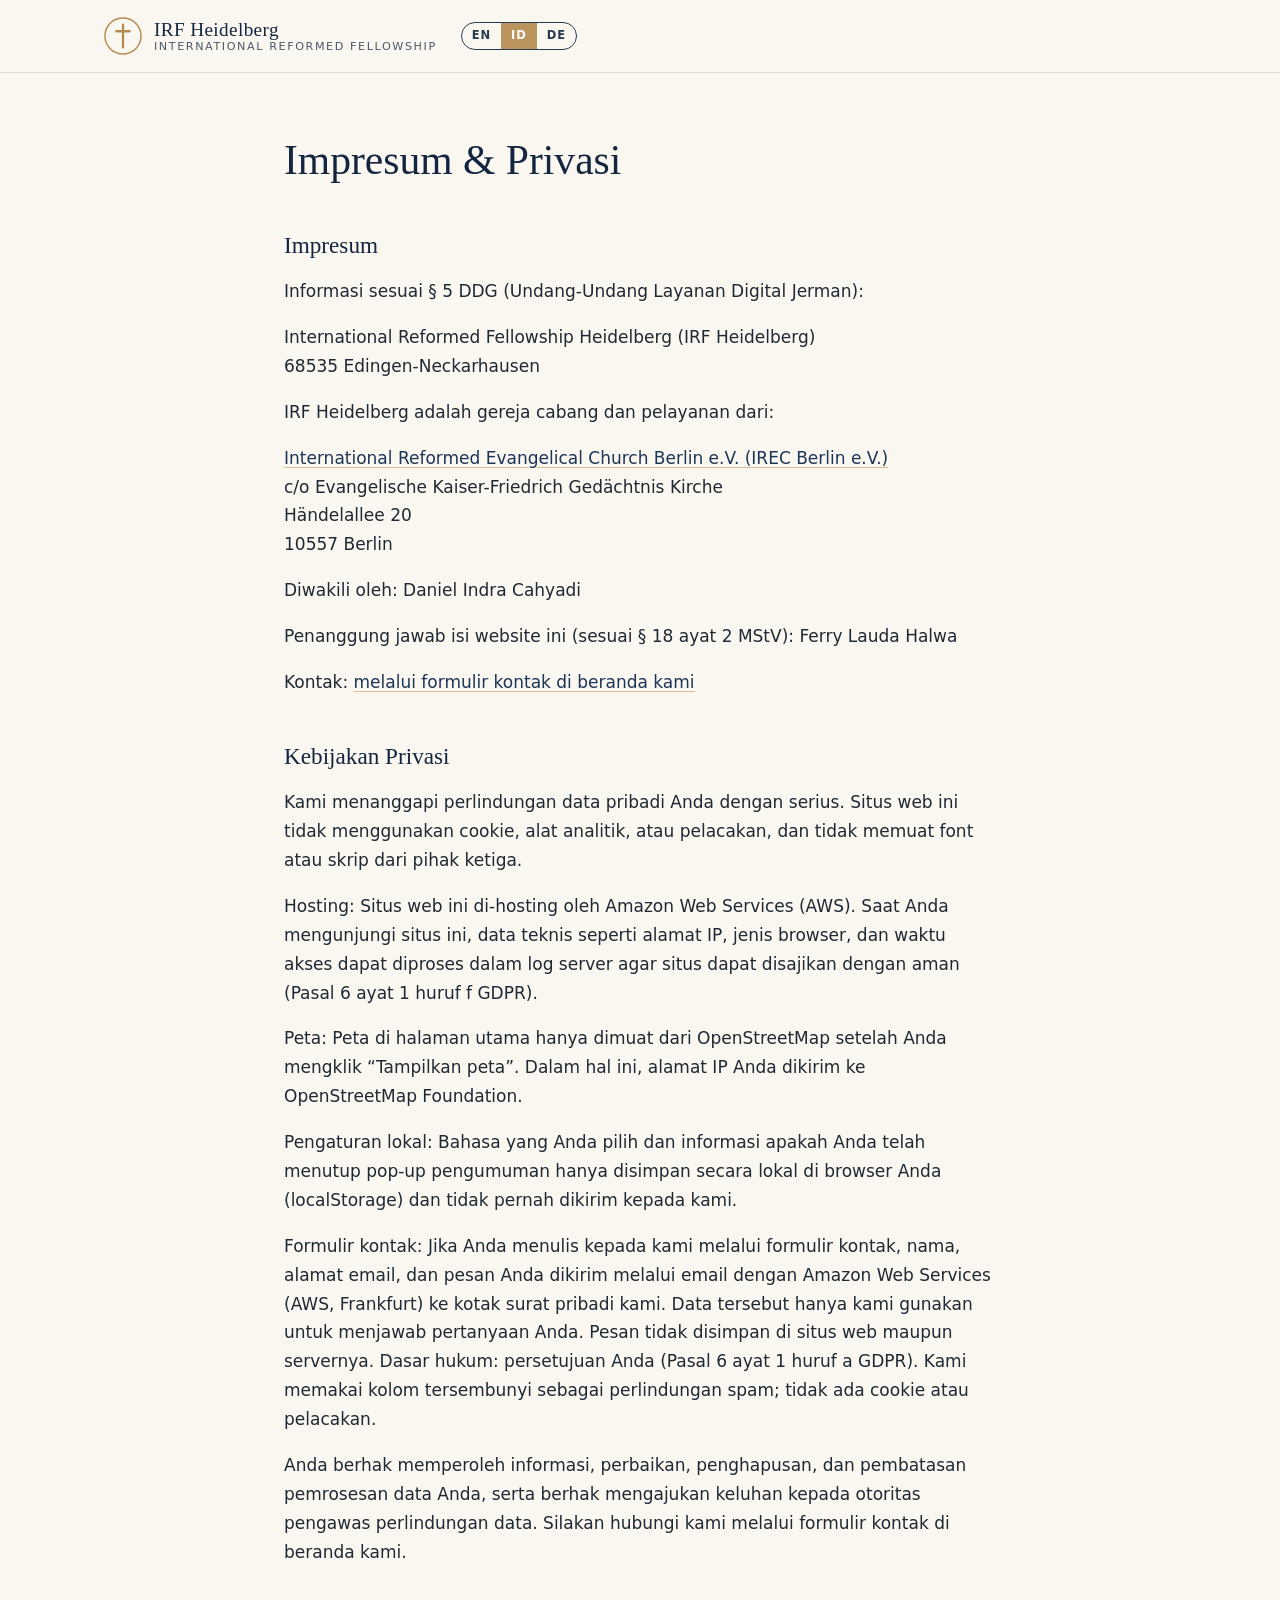
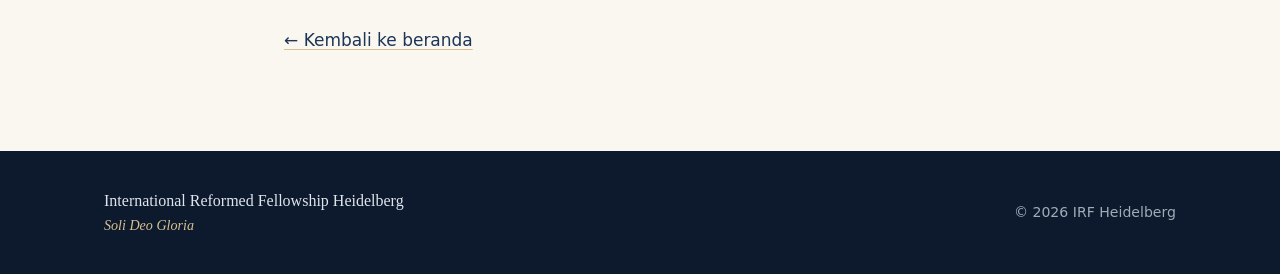
<file: legal.html>
<!doctype html>
<html lang="en">
<head>
  <meta charset="utf-8">
  <meta name="viewport" content="width=device-width, initial-scale=1">
  <title>Imprint &amp; Privacy – IRF Heidelberg</title>
  <meta name="robots" content="noindex">
  <link rel="icon" href="favicon.svg" type="image/svg+xml">
  <link rel="stylesheet" href="css/styles.css?v=14ed9726e6">
</head>
<body class="legal-page">

  <header class="site-header">
    <div class="container header-inner">
      <a class="brand" href="index.html" aria-label="IRF Heidelberg – Home">
        <svg class="brand-mark" viewBox="0 0 40 40" aria-hidden="true">
          <circle cx="20" cy="20" r="19" fill="none" stroke="currentColor" stroke-width="1.5"/>
          <path d="M20 8v24M13 15h14" stroke="currentColor" stroke-width="2.4" stroke-linecap="round"/>
        </svg>
        <span class="brand-text">
          <span class="brand-name">IRF Heidelberg</span>
          <span class="brand-sub">International Reformed Fellowship</span>
        </span>
      </a>
      <div class="header-tools">
        <div class="lang-switch" role="group" aria-label="Language">
          <button type="button" data-lang="en" lang="en">EN</button>
          <button type="button" data-lang="id" lang="id">ID</button>
          <button type="button" data-lang="de" lang="de">DE</button>
        </div>
      </div>
    </div>
  </header>

  <main class="legal">
    <div class="container narrow">
      <h1 data-i18n="legal.title">Imprint &amp; Privacy</h1>

      <h2 id="imprint" data-i18n="legal.imprintTitle">Imprint</h2>
      <p data-i18n="legal.imprintIntro">Information pursuant to § 5 DDG (German Digital Services Act):</p>
      <address>
        International Reformed Fellowship Heidelberg (IRF Heidelberg)<br>
        68535 Edingen-Neckarhausen
      </address>
      <p data-i18n="legal.subentity">IRF Heidelberg is a church plant and an offering of:</p>
      <address>
        <a href="https://irec-berlin.org/" target="_blank" rel="noopener">International Reformed Evangelical Church Berlin e.V. (IREC Berlin e.V.)</a><br>
        c/o Evangelische Kaiser-Friedrich Gedächtnis Kirche<br>
        Händelallee 20<br>
        10557 Berlin
      </address>
      <p><span data-i18n="legal.represented">Represented by:</span> Daniel Indra Cahyadi</p>
      <p><span data-i18n="legal.responsible">Responsible for the content of this website (pursuant to § 18(2) MStV):</span> Ferry Lauda Halwa</p>
      <p><span data-i18n="legal.contactLabel">Contact:</span> <a href="index.html#contact" data-i18n="legal.contactText">via the contact form on our homepage</a></p>

      <h2 id="privacy" data-i18n="legal.privacyTitle">Privacy Policy</h2>
      <p data-i18n="legal.p1">We take the protection of your personal data seriously. This website does not use cookies, analytics or tracking tools, and does not load fonts or scripts from third parties.</p>
      <p data-i18n="legal.p2">Hosting: This website is hosted by Amazon Web Services (AWS). When you visit the site, technical data such as your IP address, browser type and time of access may be processed in server logs in order to deliver the website securely (Art. 6(1)(f) GDPR).</p>
      <p data-i18n="legal.p3">Map: The map on our homepage is only loaded from OpenStreetMap after you click “Show map”. In that case your IP address is transmitted to the OpenStreetMap Foundation.</p>
      <p data-i18n="legal.p4">Language setting: Your chosen language is stored only locally in your browser (localStorage) and is never sent to us.</p>
      <p data-i18n="legal.p5">Contact form: If you write to us via the contact form, your name, email address and message are sent by email through Amazon Web Services (AWS, Frankfurt) to our private mailbox. We use them only to answer your enquiry. The message is not stored on the website or its server. Legal basis: your consent (Art. 6(1)(a) GDPR). A hidden spam-protection field is used; no cookies or tracking.</p>
      <p data-i18n="legal.p6">You have the right to information, correction, deletion and restriction of processing of your data, as well as the right to lodge a complaint with a data protection supervisory authority. Please contact us at the address above.</p>

      <a class="back-link" href="index.html" data-i18n="legal.back">← Back to the homepage</a>
    </div>
  </main>

  <footer class="site-footer">
    <div class="container footer-inner">
      <div>
        <p class="footer-name">International Reformed Fellowship Heidelberg</p>
        <p class="footer-motto">Soli Deo Gloria</p>
      </div>
      <p class="footer-links"><span>© <span class="year">2026</span> IRF Heidelberg</span></p>
    </div>
  </footer>

  <script src="js/i18n.js?v=5e0531720f"></script>
  <script src="js/main.js?v=1b52e96c21"></script>
</body>
</html>
</file>
<file: css/styles.css>
/* =========================================================
   IRF Heidelberg – stylesheet
   Fonts are system fonts on purpose: no requests to Google
   Fonts or other third parties (GDPR friendly).
   ========================================================= */

:root {
  --ivory: #faf7f1;
  --paper: #ffffff;
  --tint: #f3eee4;
  --ink: #1f2933;
  --muted: #5b6672;
  --navy: #1d3557;
  --navy-deep: #13253f;
  --gold: #b48a4e;
  --gold-soft: #d8bf91;
  --line: #e4dccd;

  --serif: "Iowan Old Style", "Palatino Linotype", Palatino, "Book Antiqua", Georgia, "Times New Roman", serif;
  --sans: system-ui, -apple-system, "Segoe UI", Roboto, "Helvetica Neue", Arial, sans-serif;

  --radius: 6px;
  --header-h: 72px;
  --shadow: 0 1px 2px rgba(19, 37, 63, .06), 0 8px 28px rgba(19, 37, 63, .07);
}

*, *::before, *::after { box-sizing: border-box; }

html { scroll-behavior: smooth; scroll-padding-top: var(--header-h); }

body {
  margin: 0;
  background: var(--ivory);
  color: var(--ink);
  font-family: var(--sans);
  font-size: 1.0625rem;
  line-height: 1.7;
  -webkit-font-smoothing: antialiased;
}

img { max-width: 100%; display: block; }

a { color: var(--navy); text-decoration-color: var(--gold-soft); text-underline-offset: 3px; }
a:hover { color: var(--gold); }

h1, h2, h3 { font-family: var(--serif); font-weight: 500; line-height: 1.2; margin: 0 0 .5em; color: var(--navy-deep); }

.container { width: 100%; max-width: 1120px; margin: 0 auto; padding: 0 24px; }
.narrow { max-width: 760px; }
.center { text-align: center; }

.icon { width: 26px; height: 26px; fill: none; stroke: currentColor; stroke-width: 1.5; stroke-linecap: round; stroke-linejoin: round; }
.icon-lg { width: 40px; height: 40px; }

/* ---------- Buttons ---------- */
.btn {
  display: inline-block;
  padding: .8em 1.7em;
  border-radius: 999px;
  border: 1px solid transparent;
  font: 500 .95rem/1.2 var(--sans);
  letter-spacing: .02em;
  text-decoration: none;
  cursor: pointer;
  transition: background .2s, color .2s, border-color .2s, transform .2s;
}
.btn:hover { transform: translateY(-1px); }
.btn-gold { background: var(--gold); color: #fff; }
.btn-gold:hover { background: #9f7740; color: #fff; }
.btn-ghost { border-color: rgba(255, 255, 255, .5); color: #fff; }
.btn-ghost:hover { border-color: #fff; background: rgba(255, 255, 255, .08); color: #fff; }
.btn-outline { border-color: var(--navy); color: var(--navy); background: transparent; }
.btn-outline:hover { background: var(--navy); color: #fff; }

/* ---------- Header ---------- */
.site-header {
  position: fixed;
  inset: 0 0 auto 0;
  z-index: 50;
  height: var(--header-h);
  color: #fff;
  transition: background .3s, box-shadow .3s, color .3s;
}
.site-header.scrolled,
.site-header.menu-open {
  background: rgba(250, 247, 241, .97);
  color: var(--navy-deep);
  box-shadow: 0 1px 0 var(--line);
  backdrop-filter: blur(8px);
}
.header-inner { height: 100%; display: flex; align-items: center; gap: 24px; }

.brand { display: flex; align-items: center; gap: 12px; color: inherit; text-decoration: none; }
.brand:hover { color: inherit; }
.brand-mark { width: 38px; height: 38px; color: var(--gold-soft); flex: none; }
.scrolled .brand-mark, .menu-open .brand-mark { color: var(--gold); }
.brand-text { display: flex; flex-direction: column; line-height: 1.15; }
.brand-name { font-family: var(--serif); font-size: 1.2rem; letter-spacing: .02em; white-space: nowrap; }
.brand-sub { font-size: .7rem; letter-spacing: .14em; text-transform: uppercase; opacity: .75; }

.main-nav { margin-left: auto; }
.main-nav ul { display: flex; gap: 22px; list-style: none; margin: 0; padding: 0; }
.main-nav a {
  color: inherit;
  text-decoration: none;
  font-size: .9rem;
  letter-spacing: .03em;
  padding: 4px 0;
  border-bottom: 1px solid transparent;
  transition: border-color .2s, color .2s;
}
.main-nav a:hover, .main-nav a.active { border-bottom-color: var(--gold); color: inherit; }
.main-nav li { white-space: nowrap; }

.header-tools { display: flex; align-items: center; gap: 14px; }

.lang-switch { display: flex; border: 1px solid currentColor; border-radius: 999px; overflow: hidden; opacity: .9; }
.lang-switch button,
.lang-switch a {
  background: none;
  border: 0;
  color: inherit;
  font: 600 .72rem/1 var(--sans);
  letter-spacing: .08em;
  padding: 7px 10px;
  cursor: pointer;
  text-decoration: none;
}
.lang-switch > * + * { border-left: 1px solid currentColor; }
.lang-switch button[aria-pressed="true"],
.lang-switch a[aria-current="true"] { background: var(--gold); color: #fff; }

.nav-toggle { display: none; background: none; border: 0; padding: 8px; cursor: pointer; color: inherit; }
.nav-toggle span { display: block; width: 22px; height: 1.5px; background: currentColor; margin: 5px 0; transition: transform .25s, opacity .25s; }
.menu-open .nav-toggle span:nth-child(1) { transform: translateY(6.5px) rotate(45deg); }
.menu-open .nav-toggle span:nth-child(2) { opacity: 0; }
.menu-open .nav-toggle span:nth-child(3) { transform: translateY(-6.5px) rotate(-45deg); }

/* ---------- Hero ---------- */
.hero {
  position: relative;
  min-height: 100vh;
  min-height: 100svh;
  display: flex;
  align-items: center;
  padding: calc(var(--header-h) + 48px) 0 72px;
  color: #fff;
  background:
    radial-gradient(ellipse at 75% 20%, rgba(180, 138, 78, .22), transparent 55%),
    radial-gradient(ellipse at 10% 90%, rgba(255, 255, 255, .06), transparent 50%),
    linear-gradient(160deg, var(--navy) 0%, var(--navy-deep) 70%);
  overflow: hidden;
}
/* Faint large cross in the background */
.hero::after {
  content: "";
  position: absolute;
  right: 4%;
  top: 50%;
  width: min(40vw, 440px);
  aspect-ratio: 3 / 4;
  transform: translateY(-50%);
  background:
    linear-gradient(rgba(216, 191, 145, .09), rgba(216, 191, 145, .09)) center / 14% 100% no-repeat,
    linear-gradient(rgba(216, 191, 145, .09), rgba(216, 191, 145, .09)) center 30% / 70% 10.5% no-repeat;
  pointer-events: none;
}
.hero-inner { position: relative; z-index: 1; max-width: 860px; }
.hero-title {
  font-size: clamp(2.3rem, 6vw, 4.2rem);
  color: #fff;
  letter-spacing: -.005em;
  margin-bottom: .45em;
}
.hero-title span { display: block; color: var(--gold-soft); font-style: italic; }
.hero-tagline { font-size: clamp(1.05rem, 2vw, 1.25rem); max-width: 620px; opacity: .88; margin: 0 0 2em; }
.hero-actions { display: flex; flex-wrap: wrap; gap: 14px; margin-bottom: 3.5em; }
.hero-verse { margin: 0; max-width: 620px; padding-left: 20px; border-left: 2px solid var(--gold); }
.hero-verse blockquote { margin: 0; font-family: var(--serif); font-style: italic; font-size: 1.08rem; opacity: .85; }
.hero-verse figcaption { margin-top: .5em; font-size: .78rem; letter-spacing: .14em; text-transform: uppercase; color: var(--gold-soft); }

/* ---------- Sections ---------- */
.section { padding: 104px 0; }
.section-tint { background: var(--tint); }
.section-dark { background: var(--navy-deep); color: #e9edf2; }
.section-dark .section-title { color: #fff; }

.eyebrow {
  margin: 0 0 .8em;
  font-size: .76rem;
  font-weight: 600;
  letter-spacing: .22em;
  text-transform: uppercase;
  color: var(--gold);
}
.eyebrow-light { color: var(--gold-soft); }

.section-title { font-size: clamp(1.9rem, 4vw, 2.7rem); }

.divider { display: flex; align-items: center; justify-content: center; gap: 12px; margin: 22px auto 30px; }
.divider::before, .divider::after { content: ""; width: 56px; height: 1px; background: var(--gold-soft); }
.divider span { width: 7px; height: 7px; transform: rotate(45deg); border: 1px solid var(--gold); }
.divider-light span { border-color: var(--gold-soft); }

.lead { font-size: 1.12rem; color: var(--muted); margin: 0 auto 2.5em; }
.section-dark .lead { color: #c7cfd9; }
.prose p { margin: 0 0 1.2em; }
.prose p:first-child::first-letter {
  float: left;
  font-family: var(--serif);
  font-size: 3.4em;
  line-height: .9;
  padding: .06em .1em 0 0;
  color: var(--gold);
}
.small { font-size: .82rem; color: var(--muted); }

/* ---------- About: values ---------- */
.values { display: grid; grid-template-columns: repeat(3, 1fr); gap: 28px; margin-top: 56px; }
.value {
  background: var(--paper);
  border: 1px solid var(--line);
  border-radius: var(--radius);
  padding: 36px 28px;
  text-align: center;
}
.value .icon { color: var(--gold); width: 34px; height: 34px; margin-bottom: 14px; }
.value h3 { font-size: 1.35rem; }
.value p { margin: 0; color: var(--muted); font-size: .98rem; }

/* ---------- Worship ---------- */
.service-card {
  background: var(--paper);
  border-radius: var(--radius);
  box-shadow: var(--shadow);
  overflow: hidden;
  display: grid;
  grid-template-columns: 1.15fr 1fr;
}
.service-facts { margin: 0; padding: 44px; display: grid; grid-template-columns: 1fr 1fr; gap: 32px 28px; }
.service-facts > div { display: grid; grid-template-columns: auto 1fr; column-gap: 14px; align-items: start; align-content: start; }
.service-facts .icon { grid-row: span 2; color: var(--gold); margin-top: 2px; }
.service-facts dt { font-size: .74rem; font-weight: 600; letter-spacing: .16em; text-transform: uppercase; color: var(--muted); }
.service-facts dd { margin: 0; font-family: var(--serif); font-size: 1.3rem; color: var(--navy-deep); }
.service-facts .fact-note { display: block; margin-top: 2px; font-family: var(--sans); font-size: .82rem; color: var(--muted); }
.service-expect { background: var(--navy); color: #e9edf2; padding: 44px; }
.service-expect h3 { color: #fff; font-size: 1.5rem; }
.service-expect p { margin: 0; opacity: .9; }

.activities { display: grid; grid-template-columns: 1fr 1fr; gap: 24px; margin-top: 24px; }
.activity {
  background: var(--paper);
  border: 1px solid var(--line);
  border-radius: var(--radius);
  padding: 30px 32px;
  display: grid;
  grid-template-columns: auto 1fr;
  column-gap: 18px;
}
.activity .icon { grid-row: span 3; color: var(--gold); width: 32px; height: 32px; margin-top: 4px; }
.activity h3 { font-size: 1.35rem; margin-bottom: .15em; }
.activity-meta { margin: 0 0 .6em; font-size: .74rem; font-weight: 600; letter-spacing: .16em; text-transform: uppercase; color: var(--navy); }
.activity p:last-child { margin: 0; color: var(--muted); font-size: .98rem; }
/* A single activity keeps the normal card width, centred */
.activity:only-child { grid-column: 1 / -1; justify-self: center; width: calc(50% - 12px); min-width: 380px; }

/* ---------- News ---------- */
.news-list { list-style: none; margin: 0 auto; padding: 0; max-width: 760px; display: grid; gap: 18px; }
.news-item {
  background: var(--paper);
  border: 1px solid var(--line);
  border-left: 3px solid var(--gold);
  border-radius: var(--radius);
  padding: 24px 28px;
}
.news-item.is-breaking { border-left-color: var(--navy); box-shadow: var(--shadow); }
.news-meta { margin: 0 0 .3em; font-size: .74rem; font-weight: 600; letter-spacing: .14em; text-transform: uppercase; color: var(--muted); }
.news-item.is-breaking .news-meta { color: var(--navy); }
.news-item h3 { font-size: 1.3rem; margin-bottom: .3em; }
.news-item p:last-child { margin: 0; white-space: pre-line; }

/* Breaking news pop-up */
.notice-dialog {
  width: min(520px, calc(100% - 32px));
  padding: 0;
  border: 0;
  border-radius: var(--radius);
  background: var(--paper);
  color: var(--ink);
  box-shadow: 0 24px 60px rgba(13, 26, 45, .35);
}
.notice-dialog::backdrop { background: rgba(13, 26, 45, .55); }
.notice-head {
  padding: 26px 32px 22px;
  color: #fff;
  background:
    radial-gradient(ellipse at 90% 0%, rgba(180, 138, 78, .25), transparent 60%),
    linear-gradient(160deg, var(--navy), var(--navy-deep));
}
.notice-head .eyebrow { margin-bottom: .5em; }
.notice-head h2 { color: #fff; font-size: 1.6rem; margin: 0; }
.notice-body { padding: 24px 32px 28px; }
.notice-body p { margin: 0 0 1.4em; white-space: pre-line; }
.notice-body .btn:focus-visible { outline: 2px solid var(--gold-soft); outline-offset: 3px; }

/* ---------- Gallery (for later) ---------- */
.gallery { display: grid; grid-template-columns: repeat(auto-fill, minmax(260px, 1fr)); gap: 16px; }
.gallery img { width: 100%; aspect-ratio: 4 / 3; object-fit: cover; border-radius: var(--radius); }

/* ---------- Confession ---------- */
.catechism-quote {
  margin: 0 0 64px;
  padding: 44px 48px;
  background: var(--tint);
  border-radius: var(--radius);
  text-align: center;
  position: relative;
}
.catechism-quote::before {
  content: "“";
  position: absolute;
  top: -8px;
  left: 50%;
  transform: translateX(-50%);
  font-family: var(--serif);
  font-size: 5rem;
  line-height: 1;
  color: var(--gold);
}
.catechism-quote .q { margin: 0 0 .8em; font-weight: 600; color: var(--navy); }
.catechism-quote blockquote { margin: 0; font-family: var(--serif); font-size: clamp(1.25rem, 2.6vw, 1.6rem); font-style: italic; line-height: 1.5; color: var(--navy-deep); }
.catechism-quote figcaption { margin-top: 1.2em; font-size: .78rem; letter-spacing: .14em; text-transform: uppercase; color: var(--muted); }

.confession-grid { display: grid; grid-template-columns: 1fr 1.4fr; gap: 28px; }
.confession-block { background: var(--paper); border: 1px solid var(--line); border-top: 3px solid var(--gold); border-radius: var(--radius); padding: 36px; }
.confession-block h3 { font-size: 1.5rem; }
.confession-block > p { color: var(--muted); margin: 0 0 1em; }
.doc-list { list-style: none; margin: 0; padding: 0; }
.doc-list li { padding: 14px 0; border-top: 1px solid var(--line); }
.doc-list strong { font-family: var(--serif); font-weight: 600; font-size: 1.12rem; color: var(--navy-deep); }
.doc-list span { color: var(--gold); font-size: .9rem; }
.doc-list em { font-style: normal; font-size: .95rem; color: var(--muted); }

.solas-title { text-align: center; font-size: 1.5rem; margin: 72px 0 28px; }
.solas { list-style: none; margin: 0; padding: 0; display: grid; grid-template-columns: repeat(5, 1fr); gap: 1px; background: var(--line); border: 1px solid var(--line); border-radius: var(--radius); overflow: hidden; }
.solas li { background: var(--paper); padding: 26px 14px; text-align: center; display: flex; flex-direction: column; gap: 4px; }
.solas .latin { font-family: var(--serif); font-style: italic; font-size: 1.15rem; color: var(--navy-deep); }
.solas li > span:last-child { font-size: .86rem; color: var(--muted); }

/* ---------- Location ---------- */
.location-grid { display: grid; grid-template-columns: 1fr 1.4fr; gap: 40px; align-items: stretch; }
.location-info h3 { font-size: 1.25rem; margin-top: 1.4em; }
.location-info h3:first-child { margin-top: 0; }
.location-info .address-note { display: block; margin: 2px 0 6px; font-family: var(--sans); font-size: .88rem; font-weight: 400; color: var(--muted); }
.location-info address { font-style: normal; font-size: 1.1rem; }
.location-info p { color: var(--muted); }
.map-links { display: flex; flex-wrap: wrap; gap: 12px; margin-top: 28px; }
.map-frame {
  min-height: 380px;
  border-radius: var(--radius);
  overflow: hidden;
  background:
    repeating-linear-gradient(45deg, transparent 0 22px, rgba(29, 53, 87, .035) 22px 23px),
    var(--paper);
  border: 1px solid var(--line);
  display: flex;
}
.map-frame iframe { width: 100%; border: 0; min-height: 380px; }
.map-consent { margin: auto; padding: 32px; max-width: 360px; text-align: center; display: flex; flex-direction: column; align-items: center; gap: 16px; }
.map-consent .icon { color: var(--gold); }
.map-consent p { margin: 0; }

/* ---------- Contact ---------- */
.contact-email { display: flex; align-items: center; justify-content: center; gap: 10px; font-family: var(--serif); font-size: clamp(1.3rem, 3vw, 1.7rem); margin: 0 0 1.4em; }
.contact-email .icon { color: var(--gold-soft); }
.contact-email a { color: #fff; text-decoration: none; border-bottom: 1px solid var(--gold); }
.contact-email a:hover { color: var(--gold-soft); }

.contact-social { display: flex; flex-wrap: wrap; justify-content: center; gap: 14px 32px; margin: 1.6em 0 0; }
.contact-social a { display: inline-flex; align-items: center; gap: 10px; color: #fff; text-decoration: none; border-bottom: 1px solid var(--gold); padding-bottom: 2px; }
.contact-social a:hover { color: var(--gold-soft); }
.contact-social .social-icon { width: 1.5rem; height: 1.5rem; fill: #e4405f; flex-shrink: 0; }
.contact-social .social-whatsapp { fill: #25d366; }

/* ---------- Contact form ---------- */
.contact-form {
  max-width: 680px;
  margin: 0 auto;
  padding: clamp(22px, 4vw, 40px);
  background: var(--paper);
  color: var(--ink);
  border-radius: var(--radius);
  box-shadow: var(--shadow);
  text-align: left;
}
.form-row-2 { display: grid; grid-template-columns: 1fr 1fr; gap: 0 20px; }
.field { margin-bottom: 20px; }
.field label { display: block; margin-bottom: 6px; font-size: .92rem; font-weight: 600; color: var(--navy-deep); }
.req { color: #b3261e; }
.field input[type="text"], .field input[type="email"], .field select, .field textarea {
  width: 100%;
  min-height: 46px;
  padding: 10px 14px;
  border: 1.5px solid var(--line);
  border-radius: var(--radius);
  background: var(--ivory);
  color: var(--ink);
  font: inherit;
}
.field textarea { min-height: 150px; resize: vertical; }
.field input:hover, .field select:hover, .field textarea:hover { border-color: var(--gold-soft); }
.field input:focus, .field select:focus, .field textarea:focus {
  outline: none;
  border-color: var(--navy);
  background: #fff;
  box-shadow: 0 0 0 3px rgba(180, 138, 78, .35);
}
.field.has-error input, .field.has-error select, .field.has-error textarea { border-color: #b3261e; }
.field-error { margin: 6px 0 0; font-size: .88rem; font-weight: 500; color: #b3261e; }
.field-error:empty { display: none; }
.field-check { display: grid; grid-template-columns: auto minmax(0, 1fr); gap: 4px 12px; align-items: start; }
.field-check input { width: 20px; height: 20px; margin: 3px 0 0; accent-color: var(--navy); }
.field-check label { margin: 0; font-weight: 400; font-size: .92rem; color: var(--ink); }
.field-check .field-error { grid-column: 2; }
.form-error-summary { margin-bottom: 20px; padding: 12px 16px; border-left: 4px solid #b3261e; border-radius: var(--radius); background: #fbeeec; color: #b3261e; font-weight: 600; }
.form-status { margin-top: 22px; padding: 16px 18px; border: 1px solid var(--gold); border-left-width: 5px; border-radius: var(--radius); background: #fdf6e6; }
.form-status:focus { outline: 3px solid var(--gold); outline-offset: 2px; }
.form-status.is-success { border-color: #3a7d5a; background: #eaf5ee; }
.form-status.is-error { border-color: #b3261e; background: #fbeeec; }
.form-status-title { margin: 0 0 4px; font-weight: 700; color: var(--navy-deep); }
.form-status p:last-child { margin: 0; color: var(--ink); }
.contact-form .btn:disabled { opacity: .6; cursor: wait; }
/* Spam-bot trap, never visible */
.form-honeypot { position: absolute; left: -9999px; width: 1px; height: 1px; overflow: hidden; }

/* ---------- Footer ---------- */
.site-footer { background: #0d1a2d; color: #9fabb9; padding: 36px 0; font-size: .88rem; }
.footer-inner { display: flex; flex-wrap: wrap; align-items: center; justify-content: space-between; gap: 16px; }
.footer-inner p { margin: 0; }
.footer-name { color: #dfe5ec; font-family: var(--serif); font-size: 1rem; }
.footer-motto { font-family: var(--serif); font-style: italic; color: var(--gold-soft); }
.footer-links { display: flex; gap: 10px; flex-wrap: wrap; }
.site-footer a { color: #dfe5ec; text-decoration: none; }
.site-footer a:hover { color: var(--gold-soft); }

/* ---------- Legal page ---------- */
.legal-page .site-header { background: rgba(250, 247, 241, .97); color: var(--navy-deep); box-shadow: 0 1px 0 var(--line); }
.legal-page .brand-mark { color: var(--gold); }
.legal { padding: calc(var(--header-h) + 64px) 0 96px; }
.legal h1 { font-size: clamp(2rem, 4vw, 2.6rem); }
.legal h2 { font-size: 1.45rem; margin-top: 2em; }
.legal address { font-style: normal; }
.back-link { display: inline-block; margin-top: 2.5em; }

/* ---------- Covenant theology ---------- */
.covenant { max-width: 760px; margin: 72px auto 0; text-align: center; }
.covenant h3 { font-size: 1.5rem; }
.covenant p { margin: 0 0 1em; }
.covenant figcaption { font-size: .78rem; letter-spacing: .14em; text-transform: uppercase; color: var(--muted); }

/* ---------- Reveal on scroll ---------- */
.reveal { opacity: 0; transform: translateY(16px); transition: opacity .7s ease, transform .7s ease; }
.reveal.visible { opacity: 1; transform: none; }

@media (prefers-reduced-motion: reduce) {
  html { scroll-behavior: auto; }
  .reveal { opacity: 1; transform: none; transition: none; }
  .btn:hover { transform: none; }
}

/* ---------- Responsive ---------- */
@media (max-width: 1180px) {
  .main-nav {
    position: fixed;
    top: var(--header-h);
    left: 0;
    right: 0;
    background: var(--ivory);
    color: var(--navy-deep);
    border-bottom: 1px solid var(--line);
    box-shadow: 0 16px 30px rgba(19, 37, 63, .08);
    max-height: 0;
    overflow: hidden;
    transition: max-height .35s ease;
  }
  .menu-open .main-nav { max-height: 480px; }
  .main-nav ul { flex-direction: column; gap: 0; padding: 8px 24px 20px; }
  .main-nav li a { display: block; padding: 13px 0; border-bottom: 1px solid var(--line); font-size: 1rem; }
  .main-nav li:last-child a { border-bottom: 0; }
  .main-nav a.active { color: var(--gold); border-bottom-color: var(--line); }
  .header-tools { margin-left: auto; }
  .nav-toggle { display: block; }

  .service-card, .confession-grid, .location-grid { grid-template-columns: 1fr; }
  .activities { grid-template-columns: 1fr; }
  .activity:only-child { width: auto; min-width: 0; }
  .solas { grid-template-columns: repeat(2, 1fr); }
  .solas li:last-child { grid-column: span 2; }
}

@media (max-width: 680px) {
  :root { --header-h: 64px; }
  .container { padding: 0 16px; }
  .section { padding: 72px 0; }
  .brand-sub { display: none; }
  .values { grid-template-columns: 1fr; gap: 16px; margin-top: 40px; }
  .service-facts { grid-template-columns: 1fr; padding: 32px 24px; gap: 22px; }
  .service-expect { padding: 32px 24px; }
  .activity { padding: 26px 22px; }
  .form-row-2 { grid-template-columns: 1fr; }
  .news-item { padding: 22px; }
  .notice-head, .notice-body { padding-left: 22px; padding-right: 22px; }
  .catechism-quote { padding: 40px 22px 30px; }
  .confession-block { padding: 28px 22px; }
  .hero::after { opacity: .5; }
}
</file>
